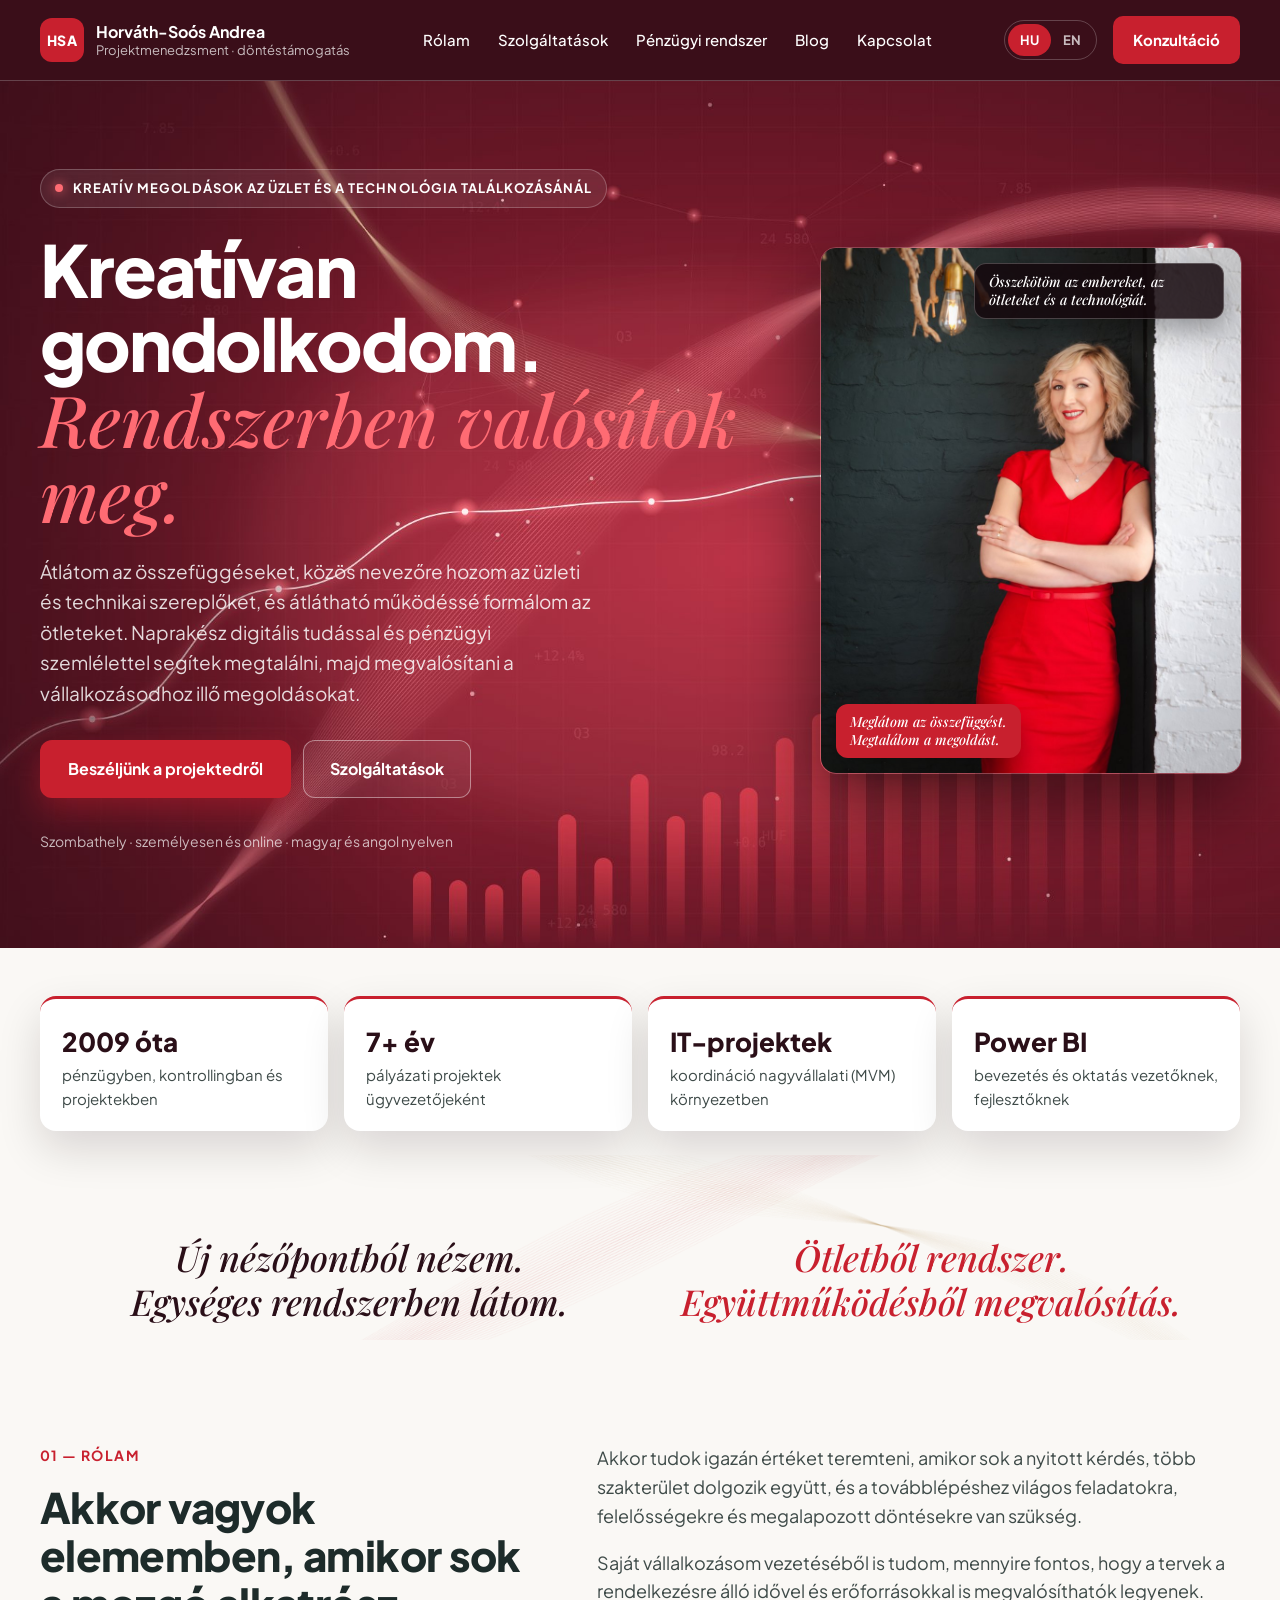
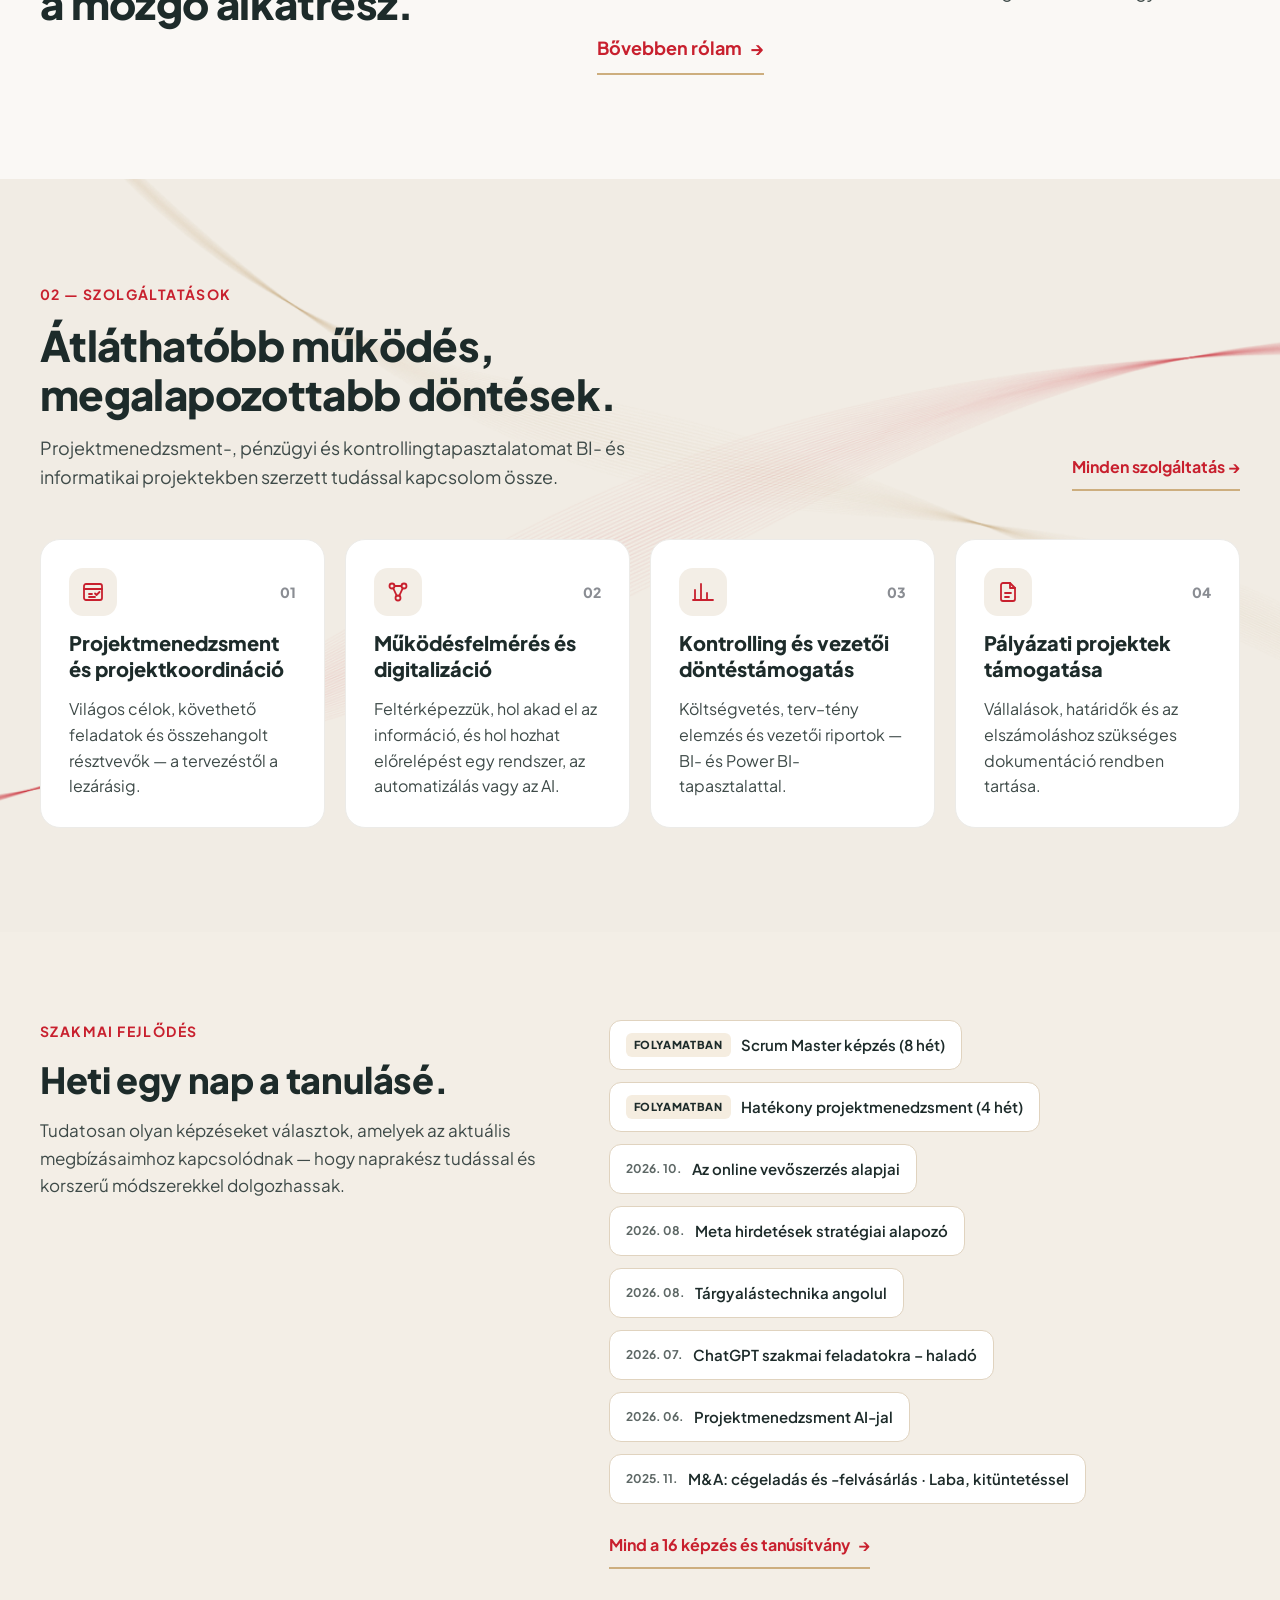
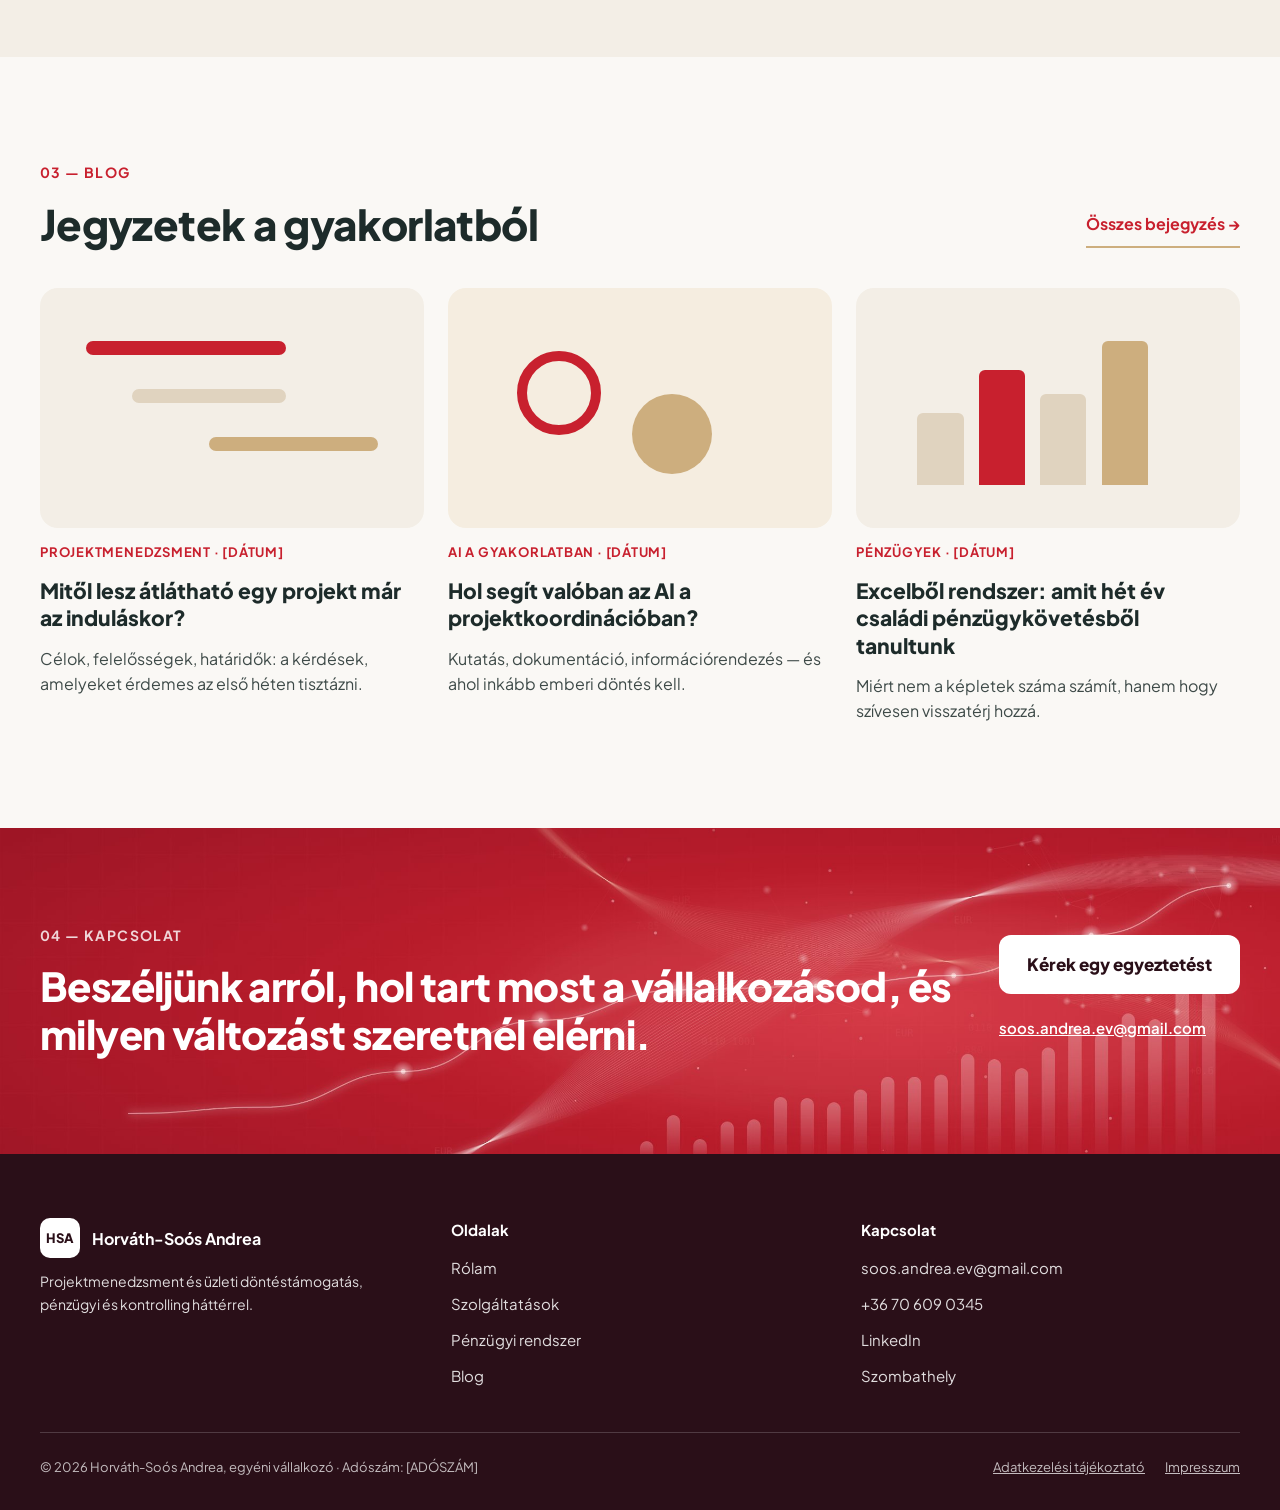
<file: index.html>
<!doctype html>
<html lang="hu">
<head>
<meta charset="utf-8">
<meta name="viewport" content="width=device-width, initial-scale=1">
<title>Horváth-Soós Andrea – projektmenedzsment és döntéstámogatás</title>
<meta name="description" content="Horváth-Soós Andrea projektmenedzser: projektkoordináció, működésfelmérés és digitalizáció, kontrolling és vezetői döntéstámogatás, pályázati projektek. Szombathely, személyesen és online.">
<meta property="og:type" content="website">
<meta property="og:title" content="Horváth-Soós Andrea – projektmenedzsment és döntéstámogatás">
<meta property="og:description" content="Horváth-Soós Andrea projektmenedzser: projektkoordináció, működésfelmérés és digitalizáció, kontrolling és vezetői döntéstámogatás, pályázati projektek. Szombathely, személyesen és online.">
<link rel="icon" href="assets/img/favicon.svg" type="image/svg+xml">
<link rel="preconnect" href="https://fonts.googleapis.com">
<link rel="preconnect" href="https://fonts.gstatic.com" crossorigin>
<link href="https://fonts.googleapis.com/css2?family=Playfair+Display:ital,wght@1,500;1,600&amp;family=Plus+Jakarta+Sans:wght@400;500;600;700;800&amp;display=swap" rel="stylesheet">
<link rel="stylesheet" href="assets/css/site.css">
<script src="assets/js/site.js" defer></script>
</head>
<body>
<div style="font-family: 'Plus Jakarta Sans', system-ui, sans-serif; color: #1D2B2A; background: #FAF8F5; width: 100%; line-height: 1.6">

<header class="site-header" style="background: #3A0E19; border-bottom: 1px solid rgba(255, 255, 255, 0.22)">
<div style="max-width: 1200px; margin: 0 auto; padding: 16px 24px; display: flex; flex-wrap: wrap; align-items: center; justify-content: space-between; gap: 16px">
<a href="./" style="display: flex; align-items: center; gap: 12px; text-decoration: none; color: #FFFFFF">
<span style="width: 44px; height: 44px; border-radius: 12px; background: #C8202E; color: #FFFFFF; display: flex; align-items: center; justify-content: center; font-weight: 800; font-size: 14px; letter-spacing: 0.04em">HSA</span>
<span style="display: flex; flex-direction: column; line-height: 1.25"><span style="font-weight: 700; font-size: 16px">Horváth-Soós Andrea</span><span style="font-size: 13px; color: rgba(255, 255, 255, 0.72)">Projektmenedzsment · döntéstámogatás</span></span>
</a>
<button type="button" class="nav-toggle" aria-expanded="false" aria-controls="site-nav" aria-label="Menü" style="color: #FFFFFF"><svg aria-hidden="true" width="26" height="26" viewBox="0 0 24 24" fill="none" stroke="currentColor" stroke-width="2" stroke-linecap="round"><path d="M4 7h16M4 12h16M4 17h16"/></svg></button>
<nav id="site-nav" class="site-nav" aria-label="Fő navigáció" style="display: flex; flex-wrap: wrap; align-items: center; gap: 0 28px">
<a href="rolam/" style="color: #FFFFFF; text-decoration: none; font-weight: 500; font-size: 15px; padding: 12px 0">Rólam</a>
<a href="szolgaltatasok/" style="color: #FFFFFF; text-decoration: none; font-weight: 500; font-size: 15px; padding: 12px 0">Szolgáltatások</a>
<a href="penzugyi-rendszer/" style="color: #FFFFFF; text-decoration: none; font-weight: 500; font-size: 15px; padding: 12px 0">Pénzügyi rendszer</a>
<a href="blog/" style="color: #FFFFFF; text-decoration: none; font-weight: 500; font-size: 15px; padding: 12px 0">Blog</a>
<a href="kapcsolat/" style="color: #FFFFFF; text-decoration: none; font-weight: 500; font-size: 15px; padding: 12px 0">Kapcsolat</a>
</nav>
<div class="site-actions" style="display: flex; align-items: center; gap: 16px">
<div role="group" aria-label="Nyelvválasztó" style="display: flex; align-items: center; border: 1px solid rgba(255, 255, 255, 0.22); border-radius: 999px; padding: 3px; font-size: 13px; font-weight: 700">
<span aria-current="true" style="background: #C8202E; color: #FFFFFF; border-radius: 999px; padding: 6px 12px">HU</span>
<a href="en/" style="color: rgba(255, 255, 255, 0.72); text-decoration: none; padding: 6px 12px">EN</a>
</div>
<a href="kapcsolat/" style="background: #C8202E; color: #FFFFFF; text-decoration: none; font-weight: 700; font-size: 15px; padding: 12px 20px; border-radius: 10px">Konzultáció</a>
</div>
</div>
</header>

<section class="art-hero" style="background-color: #3A0E19; color: #FFFFFF">
<div style="max-width: 1200px; margin: 0 auto; padding: 88px 24px 96px; display: flex; flex-wrap: wrap; align-items: center; gap: 56px">
<div style="flex: 1 1 520px; min-width: 0; display: flex; flex-direction: column; gap: 24px">
<span style="align-self: flex-start; display: inline-flex; align-items: center; gap: 10px; background: rgba(255, 255, 255, 0.08); border: 1px solid rgba(255, 255, 255, 0.22); color: #FFFFFF; font-weight: 700; font-size: 13px; letter-spacing: 0.08em; text-transform: uppercase; padding: 8px 14px; border-radius: 999px"><span aria-hidden="true" style="width: 8px; height: 8px; border-radius: 99px; background: #FF6B73; box-shadow: 0 0 12px #FF6B73"></span>Kreatív megoldások az üzlet és a technológia találkozásánál</span>
<h1 style="margin: 0; font-size: clamp(40px, 5.6vw, 72px); line-height: 1.04; font-weight: 800; letter-spacing: -0.03em; color: #FFFFFF">Kreatívan gondolkodom. <span class="serif" style="color: #FF6B73">Rendszerben valósítok meg.</span></h1>
<p style="margin: 0; font-size: 19px; color: rgba(255, 255, 255, 0.84); max-width: 560px">Átlátom az összefüggéseket, közös nevezőre hozom az üzleti és technikai szereplőket, és átlátható működéssé formálom az ötleteket. Naprakész digitális tudással és pénzügyi szemlélettel segítek megtalálni, majd megvalósítani a vállalkozásodhoz illő megoldásokat.</p>
<div style="display: flex; flex-wrap: wrap; gap: 12px; margin-top: 8px">
<a href="kapcsolat/" style="background: #C8202E; color: #FFFFFF; text-decoration: none; font-weight: 700; font-size: 16px; padding: 16px 28px; border-radius: 12px; box-shadow: 0 12px 32px rgba(200, 32, 46, 0.45)">Beszéljünk a projektedről</a>
<a href="szolgaltatasok/" style="background: rgba(255, 255, 255, 0.06); color: #FFFFFF; text-decoration: none; font-weight: 700; font-size: 16px; padding: 15px 26px; border-radius: 12px; border: 1.5px solid rgba(255, 255, 255, 0.42)">Szolgáltatások</a>
</div>
<p style="margin: 8px 0 0; font-size: 14px; color: rgba(255, 255, 255, 0.7)">Szombathely · személyesen és online · magyar és angol nyelven</p>
</div>
<div style="flex: 0 1 420px; min-width: 0; display: flex; justify-content: center">
<div style="position: relative; width: 100%; max-width: 420px">
<img src="assets/img/portre-voros.jpg" alt="Horváth-Soós Andrea portréja" style="display: block; width: 100%; aspect-ratio: 4 / 5; object-fit: cover; object-position: 50% 70%; border-radius: 16px; border: 1px solid rgba(255, 255, 255, 0.18); box-shadow: 0 30px 80px rgba(0, 0, 0, 0.55)">
<div style="position: absolute; left: 16px; bottom: 16px; background: #C8202E; color: #FFFFFF; border-radius: 12px; padding: 9px 14px; box-shadow: 0 12px 30px rgba(0, 0, 0, 0.35); max-width: 220px; line-height: 1.3">
<span class="serif" style="display: block; font-size: 14px; line-height: 1.3">Meglátom az összefüggést.<br>Megtalálom a megoldást.</span>
</div>
<div style="position: absolute; right: 16px; top: 16px; background: rgba(20, 8, 12, 0.85); border: 1px solid rgba(255, 255, 255, 0.22); color: #FFFFFF; border-radius: 12px; padding: 9px 14px; max-width: 220px; line-height: 1.3; box-shadow: 0 12px 30px rgba(0, 0, 0, 0.35)">
<span class="serif" style="display: block; font-size: 14px; line-height: 1.3">Összekötöm az embereket, az ötleteket és a technológiát.</span>
</div>
</div>
</div>
</div>
</section>

<section style="background: #FAF8F5">
<div style="max-width: 1200px; margin: 48px auto 0; padding: 0 24px 24px; position: relative">
<div style="display: grid; grid-template-columns: repeat(auto-fit, minmax(220px, 1fr)); gap: 16px">
<div style="background: #FFFFFF; border-radius: 16px; padding: 22px 22px 20px; border-top: 3px solid #C8202E; box-shadow: 0 18px 44px rgba(20, 8, 12, 0.14)"><div style="font-size: 26px; font-weight: 800; color: #2A0F18">2009 óta</div><div style="font-size: 15px; color: #3E4A48">pénzügyben, kontrollingban és projektekben</div></div>
<div style="background: #FFFFFF; border-radius: 16px; padding: 22px 22px 20px; border-top: 3px solid #C8202E; box-shadow: 0 18px 44px rgba(20, 8, 12, 0.14)"><div style="font-size: 26px; font-weight: 800; color: #2A0F18">7+ év</div><div style="font-size: 15px; color: #3E4A48">pályázati projektek ügyvezetőjeként</div></div>
<div style="background: #FFFFFF; border-radius: 16px; padding: 22px 22px 20px; border-top: 3px solid #C8202E; box-shadow: 0 18px 44px rgba(20, 8, 12, 0.14)"><div style="font-size: 26px; font-weight: 800; color: #2A0F18">IT-projektek</div><div style="font-size: 15px; color: #3E4A48">koordináció nagyvállalati (MVM) környezetben</div></div>
<div style="background: #FFFFFF; border-radius: 16px; padding: 22px 22px 20px; border-top: 3px solid #C8202E; box-shadow: 0 18px 44px rgba(20, 8, 12, 0.14)"><div style="font-size: 26px; font-weight: 800; color: #2A0F18">Power BI</div><div style="font-size: 15px; color: #3E4A48">bevezetés és oktatás vezetőknek, fejlesztőknek</div></div>
</div>
</div>
</section>

<section class="art-flow" style="background-color: #FAF8F5">
<div style="max-width: 1100px; margin: 0 auto; padding: 80px 24px 16px; display: grid; grid-template-columns: repeat(auto-fit, minmax(300px, 1fr)); gap: 32px 64px; text-align: center">
<p class="serif" style="margin: 0; font-size: clamp(26px, 2.8vw, 36px); line-height: 1.25; color: #2A0F18">Új nézőpontból nézem.<br>Egységes rendszerben látom.</p>
<p class="serif" style="margin: 0; font-size: clamp(26px, 2.8vw, 36px); line-height: 1.25; color: #C8202E">Ötletből rendszer.<br>Együttműködésből megvalósítás.</p>
</div>
</section>

<section>
<div style="max-width: 1200px; margin: 0 auto; padding: 104px 24px; display: flex; flex-wrap: wrap; gap: 48px 72px">
<div style="flex: 1 1 360px; min-width: 0; display: flex; flex-direction: column; gap: 16px">
<span style="font-size: 14px; font-weight: 700; letter-spacing: 0.1em; text-transform: uppercase; color: #C8202E">01 — Rólam</span>
<h2 style="margin: 0; font-size: clamp(30px, 3.4vw, 42px); line-height: 1.15; font-weight: 800; letter-spacing: -0.015em">Akkor vagyok elememben, amikor sok a mozgó alkatrész.</h2>
</div>
<div style="flex: 1.3 1 480px; min-width: 0; display: flex; flex-direction: column; gap: 18px; font-size: 18px; color: #3E4A48">
<p style="margin: 0">Akkor tudok igazán értéket teremteni, amikor sok a nyitott kérdés, több szakterület dolgozik együtt, és a továbblépéshez világos feladatokra, felelősségekre és megalapozott döntésekre van szükség.</p>
<p style="margin: 0">Saját vállalkozásom vezetéséből is tudom, mennyire fontos, hogy a tervek a rendelkezésre álló idővel és erőforrásokkal is megvalósíthatók legyenek.</p>
<a href="rolam/" style="align-self: flex-start; display: inline-flex; align-items: center; gap: 8px; color: #C8202E; font-weight: 700; text-decoration: none; padding: 10px 0; border-bottom: 2px solid #CDAE7E">Bővebben rólam <span aria-hidden="true">→</span></a>
</div>
</div>
</section>

<section class="art-flow" style="background-color: #F1ECE4">
<div style="max-width: 1200px; margin: 0 auto; padding: 104px 24px; display: flex; flex-direction: column; gap: 48px">
<div style="display: flex; flex-wrap: wrap; justify-content: space-between; align-items: flex-end; gap: 24px">
<div style="display: flex; flex-direction: column; gap: 16px; max-width: 640px">
<span style="font-size: 14px; font-weight: 700; letter-spacing: 0.1em; text-transform: uppercase; color: #C8202E">02 — Szolgáltatások</span>
<h2 style="margin: 0; font-size: clamp(30px, 3.4vw, 42px); line-height: 1.15; font-weight: 800; letter-spacing: -0.015em">Átláthatóbb működés, megalapozottabb döntések.</h2>
<p style="margin: 0; font-size: 18px; color: #3E4A48">Projektmenedzsment-, pénzügyi és kontrollingtapasztalatomat BI- és informatikai projektekben szerzett tudással kapcsolom össze.</p>
</div>
<a href="szolgaltatasok/" style="color: #C8202E; font-weight: 700; text-decoration: none; padding: 10px 0; border-bottom: 2px solid #CDAE7E">Minden szolgáltatás <span aria-hidden="true">→</span></a>
</div>
<div style="display: grid; grid-template-columns: repeat(auto-fit, minmax(250px, 1fr)); gap: 20px">
<a href="szolgaltatasok/" style="background: #FFFFFF; border-radius: 20px; padding: 28px; text-decoration: none; color: #1D2B2A; display: flex; flex-direction: column; gap: 14px; border: 1px solid #ECEBE8">
<span style="display: flex; justify-content: space-between; align-items: center"><span aria-hidden="true" style="width: 48px; height: 48px; border-radius: 14px; background: #F3EEE6; display: flex; align-items: center; justify-content: center"><svg width="24" height="24" viewBox="0 0 24 24" fill="none" stroke="currentColor" stroke-width="1.8" stroke-linecap="round" stroke-linejoin="round" style="color: #C8202E"><rect x="3" y="4" width="18" height="16" rx="2"/><path d="M3 9h18M8 14h3M8 17h6"/><path d="M14 13.5l1.5 1.5 3-3"/></svg></span><span style="font-size: 14px; font-weight: 800; color: #8A8D93">01</span></span>
<span style="font-size: 20px; font-weight: 800; line-height: 1.3">Projektmenedzsment és projektkoordináció</span>
<span style="font-size: 16px; color: #3E4A48">Világos célok, követhető feladatok és összehangolt résztvevők — a tervezéstől a lezárásig.</span>
</a>
<a href="szolgaltatasok/" style="background: #FFFFFF; border-radius: 20px; padding: 28px; text-decoration: none; color: #1D2B2A; display: flex; flex-direction: column; gap: 14px; border: 1px solid #ECEBE8">
<span style="display: flex; justify-content: space-between; align-items: center"><span aria-hidden="true" style="width: 48px; height: 48px; border-radius: 14px; background: #F3EEE6; display: flex; align-items: center; justify-content: center"><svg width="24" height="24" viewBox="0 0 24 24" fill="none" stroke="currentColor" stroke-width="1.8" stroke-linecap="round" stroke-linejoin="round" style="color: #C8202E"><circle cx="6" cy="6" r="2.5"/><circle cx="18" cy="6" r="2.5"/><circle cx="12" cy="18" r="2.5"/><path d="M8.5 6h7M7.2 8.2l3.6 7.6M16.8 8.2l-3.6 7.6"/></svg></span><span style="font-size: 14px; font-weight: 800; color: #8A8D93">02</span></span>
<span style="font-size: 20px; font-weight: 800; line-height: 1.3">Működésfelmérés és digitalizáció</span>
<span style="font-size: 16px; color: #3E4A48">Feltérképezzük, hol akad el az információ, és hol hozhat előrelépést egy rendszer, az automatizálás vagy az AI.</span>
</a>
<a href="szolgaltatasok/" style="background: #FFFFFF; border-radius: 20px; padding: 28px; text-decoration: none; color: #1D2B2A; display: flex; flex-direction: column; gap: 14px; border: 1px solid #ECEBE8">
<span style="display: flex; justify-content: space-between; align-items: center"><span aria-hidden="true" style="width: 48px; height: 48px; border-radius: 14px; background: #F3EEE6; display: flex; align-items: center; justify-content: center"><svg width="24" height="24" viewBox="0 0 24 24" fill="none" stroke="currentColor" stroke-width="1.8" stroke-linecap="round" stroke-linejoin="round" style="color: #C8202E"><path d="M4 20V10M10 20V4M16 20v-7M22 20H2"/></svg></span><span style="font-size: 14px; font-weight: 800; color: #8A8D93">03</span></span>
<span style="font-size: 20px; font-weight: 800; line-height: 1.3">Kontrolling és vezetői döntéstámogatás</span>
<span style="font-size: 16px; color: #3E4A48">Költségvetés, terv–tény elemzés és vezetői riportok — BI- és Power BI-tapasztalattal.</span>
</a>
<a href="szolgaltatasok/" style="background: #FFFFFF; border-radius: 20px; padding: 28px; text-decoration: none; color: #1D2B2A; display: flex; flex-direction: column; gap: 14px; border: 1px solid #ECEBE8">
<span style="display: flex; justify-content: space-between; align-items: center"><span aria-hidden="true" style="width: 48px; height: 48px; border-radius: 14px; background: #F3EEE6; display: flex; align-items: center; justify-content: center"><svg width="24" height="24" viewBox="0 0 24 24" fill="none" stroke="currentColor" stroke-width="1.8" stroke-linecap="round" stroke-linejoin="round" style="color: #C8202E"><path d="M14 3H7a2 2 0 0 0-2 2v14a2 2 0 0 0 2 2h10a2 2 0 0 0 2-2V8Z"/><path d="M14 3v5h5M9 13h6M9 17h4"/></svg></span><span style="font-size: 14px; font-weight: 800; color: #8A8D93">04</span></span>
<span style="font-size: 20px; font-weight: 800; line-height: 1.3">Pályázati projektek támogatása</span>
<span style="font-size: 16px; color: #3E4A48">Vállalások, határidők és az elszámoláshoz szükséges dokumentáció rendben tartása.</span>
</a>
</div>
</div>
</section>

<section style="background: #F3EEE6">
<div style="max-width: 1200px; margin: 0 auto; padding: 88px 24px; display: flex; flex-wrap: wrap; gap: 40px 72px; align-items: flex-start">
<div style="flex: 1 1 380px; min-width: 0; display: flex; flex-direction: column; gap: 16px">
<span style="font-size: 14px; font-weight: 700; letter-spacing: 0.1em; text-transform: uppercase; color: #C8202E">Szakmai fejlődés</span>
<h2 style="margin: 0; font-size: clamp(28px, 3vw, 36px); line-height: 1.2; font-weight: 800; letter-spacing: -0.01em">Heti egy nap a tanulásé.</h2>
<p style="margin: 0; font-size: 17px; color: #3E4A48">Tudatosan olyan képzéseket választok, amelyek az aktuális megbízásaimhoz kapcsolódnak — hogy naprakész tudással és korszerű módszerekkel dolgozhassak.</p>
</div>
<div style="flex: 1.3 1 480px; min-width: 0; display: flex; flex-wrap: wrap; gap: 12px">
<span style="background: #FFFFFF; border: 1px solid #E0D3BF; border-radius: 12px; padding: 12px 16px; font-size: 15px; font-weight: 600; display: flex; align-items: center; gap: 10px"><span style="font-size: 11px; font-weight: 800; letter-spacing: 0.06em; text-transform: uppercase; background: #F5EDE0; color: #1D2B2A; padding: 3px 8px; border-radius: 6px">Folyamatban</span>Scrum Master képzés (8 hét)</span>
<span style="background: #FFFFFF; border: 1px solid #E0D3BF; border-radius: 12px; padding: 12px 16px; font-size: 15px; font-weight: 600; display: flex; align-items: center; gap: 10px"><span style="font-size: 11px; font-weight: 800; letter-spacing: 0.06em; text-transform: uppercase; background: #F5EDE0; color: #1D2B2A; padding: 3px 8px; border-radius: 6px">Folyamatban</span>Hatékony projektmenedzsment (4 hét)</span>
<span style="background: #FFFFFF; border: 1px solid #E0D3BF; border-radius: 12px; padding: 12px 16px; font-size: 15px; font-weight: 600; display: flex; align-items: center; gap: 10px"><span style="font-size: 12px; font-weight: 700; color: #5E6866">2026. 10.</span>Az online vevőszerzés alapjai</span>
<span style="background: #FFFFFF; border: 1px solid #E0D3BF; border-radius: 12px; padding: 12px 16px; font-size: 15px; font-weight: 600; display: flex; align-items: center; gap: 10px"><span style="font-size: 12px; font-weight: 700; color: #5E6866">2026. 08.</span>Meta hirdetések stratégiai alapozó</span>
<span style="background: #FFFFFF; border: 1px solid #E0D3BF; border-radius: 12px; padding: 12px 16px; font-size: 15px; font-weight: 600; display: flex; align-items: center; gap: 10px"><span style="font-size: 12px; font-weight: 700; color: #5E6866">2026. 08.</span>Tárgyalástechnika angolul</span>
<span style="background: #FFFFFF; border: 1px solid #E0D3BF; border-radius: 12px; padding: 12px 16px; font-size: 15px; font-weight: 600; display: flex; align-items: center; gap: 10px"><span style="font-size: 12px; font-weight: 700; color: #5E6866">2026. 07.</span>ChatGPT szakmai feladatokra – haladó</span>
<span style="background: #FFFFFF; border: 1px solid #E0D3BF; border-radius: 12px; padding: 12px 16px; font-size: 15px; font-weight: 600; display: flex; align-items: center; gap: 10px"><span style="font-size: 12px; font-weight: 700; color: #5E6866">2026. 06.</span>Projektmenedzsment AI-jal</span>
<span style="background: #FFFFFF; border: 1px solid #E0D3BF; border-radius: 12px; padding: 12px 16px; font-size: 15px; font-weight: 600; display: flex; align-items: center; gap: 10px"><span style="font-size: 12px; font-weight: 700; color: #5E6866">2025. 11.</span>M&amp;A: cégeladás és -felvásárlás · Laba, kitüntetéssel</span>
<div style="flex: 1 1 100%; margin-top: 6px"><a href="rolam/" style="display: inline-flex; gap: 8px; color: #C8202E; font-weight: 700; text-decoration: none; padding: 10px 0; border-bottom: 2px solid #CDAE7E">Mind a 16 képzés és tanúsítvány <span aria-hidden="true">→</span></a></div>
</div>
</div>
</section>

<section>
<div style="max-width: 1200px; margin: 0 auto; padding: 104px 24px; display: flex; flex-direction: column; gap: 40px">
<div style="display: flex; flex-wrap: wrap; justify-content: space-between; align-items: flex-end; gap: 24px">
<div style="display: flex; flex-direction: column; gap: 16px">
<span style="font-size: 14px; font-weight: 700; letter-spacing: 0.1em; text-transform: uppercase; color: #C8202E">03 — Blog</span>
<h2 style="margin: 0; font-size: clamp(30px, 3.4vw, 42px); line-height: 1.15; font-weight: 800; letter-spacing: -0.015em">Jegyzetek a gyakorlatból</h2>
</div>
<a href="blog/" style="color: #C8202E; font-weight: 700; text-decoration: none; padding: 10px 0; border-bottom: 2px solid #CDAE7E">Összes bejegyzés <span aria-hidden="true">→</span></a>
</div>
<div style="display: grid; grid-template-columns: repeat(auto-fit, minmax(300px, 1fr)); gap: 24px">
<a href="blog/" style="text-decoration: none; color: #1D2B2A; display: flex; flex-direction: column; gap: 14px">
<span aria-hidden="true" style="display: block; aspect-ratio: 16 / 10; border-radius: 18px; background: #F3EEE6; position: relative; overflow: hidden"><span style="position: absolute; left: 12%; top: 22%; width: 52%; height: 14px; border-radius: 7px; background: #C8202E"></span><span style="position: absolute; left: 24%; top: 42%; width: 40%; height: 14px; border-radius: 7px; background: #E0D3BF"></span><span style="position: absolute; left: 44%; top: 62%; width: 44%; height: 14px; border-radius: 7px; background: #CDAE7E"></span></span>
<span style="font-size: 13px; font-weight: 700; color: #C8202E; text-transform: uppercase; letter-spacing: 0.06em">Projektmenedzsment · [DÁTUM]</span>
<span style="font-size: 21px; font-weight: 800; line-height: 1.3">Mitől lesz átlátható egy projekt már az induláskor?</span>
<span style="font-size: 16px; color: #3E4A48">Célok, felelősségek, határidők: a kérdések, amelyeket érdemes az első héten tisztázni.</span>
</a>
<a href="blog/" style="text-decoration: none; color: #1D2B2A; display: flex; flex-direction: column; gap: 14px">
<span aria-hidden="true" style="display: block; aspect-ratio: 16 / 10; border-radius: 18px; background: #F5EDE0; position: relative; overflow: hidden"><span style="position: absolute; left: 18%; top: 26%; width: 64px; height: 64px; border-radius: 50%; border: 10px solid #C8202E"></span><span style="position: absolute; left: 48%; top: 44%; width: 80px; height: 80px; border-radius: 50%; background: #CDAE7E"></span></span>
<span style="font-size: 13px; font-weight: 700; color: #C8202E; text-transform: uppercase; letter-spacing: 0.06em">AI a gyakorlatban · [DÁTUM]</span>
<span style="font-size: 21px; font-weight: 800; line-height: 1.3">Hol segít valóban az AI a projektkoordinációban?</span>
<span style="font-size: 16px; color: #3E4A48">Kutatás, dokumentáció, információrendezés — és ahol inkább emberi döntés kell.</span>
</a>
<a href="blog/" style="text-decoration: none; color: #1D2B2A; display: flex; flex-direction: column; gap: 14px">
<span aria-hidden="true" style="display: block; aspect-ratio: 16 / 10; border-radius: 18px; background: #F3EEE6; position: relative; overflow: hidden"><span style="position: absolute; left: 16%; bottom: 18%; width: 12%; height: 30%; border-radius: 6px 6px 0 0; background: #E0D3BF"></span><span style="position: absolute; left: 32%; bottom: 18%; width: 12%; height: 48%; border-radius: 6px 6px 0 0; background: #C8202E"></span><span style="position: absolute; left: 48%; bottom: 18%; width: 12%; height: 38%; border-radius: 6px 6px 0 0; background: #E0D3BF"></span><span style="position: absolute; left: 64%; bottom: 18%; width: 12%; height: 60%; border-radius: 6px 6px 0 0; background: #CDAE7E"></span></span>
<span style="font-size: 13px; font-weight: 700; color: #C8202E; text-transform: uppercase; letter-spacing: 0.06em">Pénzügyek · [DÁTUM]</span>
<span style="font-size: 21px; font-weight: 800; line-height: 1.3">Excelből rendszer: amit hét év családi pénzügykövetésből tanultunk</span>
<span style="font-size: 16px; color: #3E4A48">Miért nem a képletek száma számít, hanem hogy szívesen visszatérj hozzá.</span>
</a>
</div>
</div>
</section>

<section class="art-cta" style="background-color: #C8202E; color: #FFFFFF">
<div style="max-width: 1200px; margin: 0 auto; padding: 96px 24px; display: flex; flex-wrap: wrap; gap: 40px; align-items: center; justify-content: space-between">
<div style="flex: 1 1 560px; min-width: 0; display: flex; flex-direction: column; gap: 16px">
<span style="font-size: 14px; font-weight: 700; letter-spacing: 0.1em; text-transform: uppercase; color: rgba(255, 255, 255, 0.82)">04 — Kapcsolat</span>
<h2 style="margin: 0; font-size: clamp(28px, 3.2vw, 40px); line-height: 1.2; font-weight: 800; letter-spacing: -0.015em">Beszéljünk arról, hol tart most a vállalkozásod, és milyen változást szeretnél elérni.</h2>
</div>
<div style="display: flex; flex-direction: column; gap: 14px; align-items: flex-start">
<a href="kapcsolat/" style="background: #FFFFFF; color: #2A0F18; text-decoration: none; font-weight: 800; font-size: 17px; padding: 16px 28px; border-radius: 12px">Kérek egy egyeztetést</a>
<a href="mailto:soos.andrea.ev@gmail.com" style="color: #FFFFFF; font-weight: 600; font-size: 15px; padding: 8px 0">soos.andrea.ev@gmail.com</a>
</div>
</div>
</section>

<footer style="background: #2A0F18; color: rgba(255, 255, 255, 0.86)">
<div style="max-width: 1200px; margin: 0 auto; padding: 64px 24px 32px; display: flex; flex-direction: column; gap: 40px">
<div style="display: grid; grid-template-columns: repeat(auto-fit, minmax(220px, 1fr)); gap: 32px">
<div style="display: flex; flex-direction: column; gap: 12px">
<span style="display: flex; align-items: center; gap: 12px"><span style="width: 40px; height: 40px; border-radius: 10px; background: #FFFFFF; color: #2A0F18; display: flex; align-items: center; justify-content: center; font-weight: 800; font-size: 13px">HSA</span><span style="font-weight: 700; color: #FFFFFF">Horváth-Soós Andrea</span></span>
<span style="font-size: 14px">Projektmenedzsment és üzleti döntéstámogatás, pénzügyi és kontrolling háttérrel.</span>
</div>
<nav aria-label="Lábléc navigáció" style="display: flex; flex-direction: column; gap: 4px; font-size: 15px">
<span style="font-weight: 700; color: #FFFFFF; margin-bottom: 6px">Oldalak</span>
<a href="rolam/" style="color: rgba(255, 255, 255, 0.86); text-decoration: none; padding: 4px 0">Rólam</a>
<a href="szolgaltatasok/" style="color: rgba(255, 255, 255, 0.86); text-decoration: none; padding: 4px 0">Szolgáltatások</a>
<a href="penzugyi-rendszer/" style="color: rgba(255, 255, 255, 0.86); text-decoration: none; padding: 4px 0">Pénzügyi rendszer</a>
<a href="blog/" style="color: rgba(255, 255, 255, 0.86); text-decoration: none; padding: 4px 0">Blog</a>
</nav>
<div style="display: flex; flex-direction: column; gap: 4px; font-size: 15px">
<span style="font-weight: 700; color: #FFFFFF; margin-bottom: 6px">Kapcsolat</span>
<a href="mailto:soos.andrea.ev@gmail.com" style="color: rgba(255, 255, 255, 0.86); text-decoration: none; padding: 4px 0">soos.andrea.ev@gmail.com</a>
<a href="tel:+36706090345" style="color: rgba(255, 255, 255, 0.86); text-decoration: none; padding: 4px 0">+36 70 609 0345</a>
<a href="https://www.linkedin.com/in/andrea-horvath-soos-pm" style="color: rgba(255, 255, 255, 0.86); text-decoration: none; padding: 4px 0">LinkedIn</a>
<span style="padding: 4px 0">Szombathely</span>
</div>
</div>
<div style="border-top: 1px solid rgba(255, 255, 255, 0.18); padding-top: 24px; display: flex; flex-wrap: wrap; gap: 8px 24px; justify-content: space-between; font-size: 13px; color: rgba(255, 255, 255, 0.72)">
<span>© 2026 Horváth-Soós Andrea, egyéni vállalkozó · Adószám: [ADÓSZÁM]</span>
<span style="display: flex; gap: 20px"><a href="#" style="color: rgba(255, 255, 255, 0.72)">Adatkezelési tájékoztató</a><a href="#" style="color: rgba(255, 255, 255, 0.72)">Impresszum</a></span>
</div>
</div>
</footer>

</div>
</body>
</html>
</file>
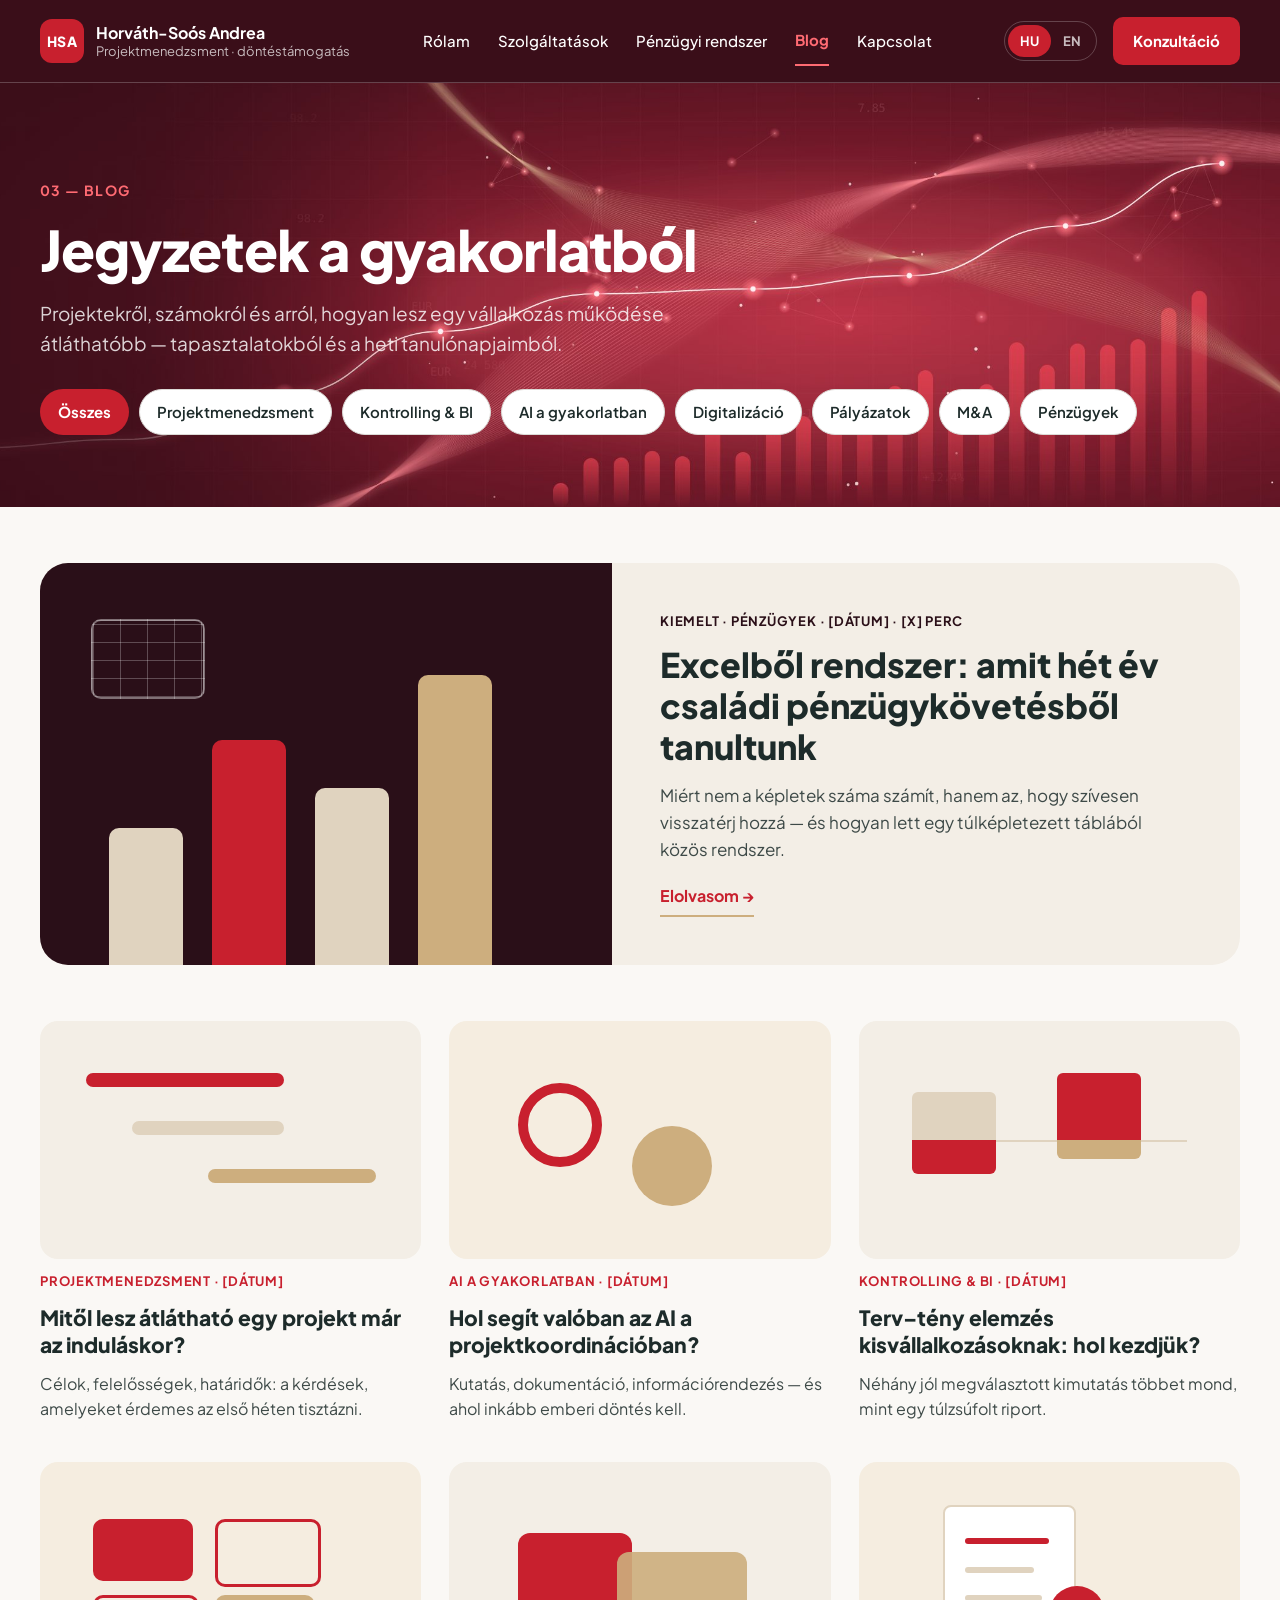
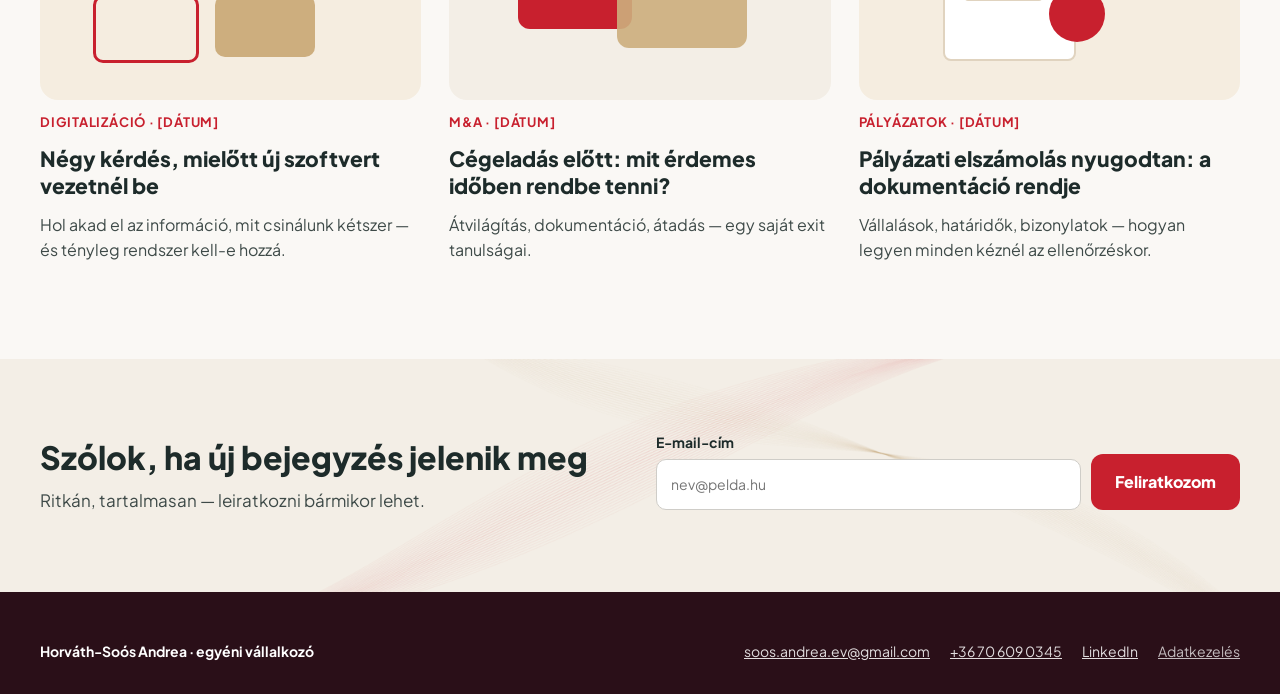
<file: blog/index.html>
<!doctype html>
<html lang="hu">
<head>
<meta charset="utf-8">
<meta name="viewport" content="width=device-width, initial-scale=1">
<title>Blog – Horváth-Soós Andrea</title>
<meta name="description" content="Jegyzetek a gyakorlatból: projektmenedzsment, kontrolling, AI, digitalizáció, pályázatok és pénzügyek.">
<meta property="og:type" content="website">
<meta property="og:title" content="Blog – Horváth-Soós Andrea">
<meta property="og:description" content="Jegyzetek a gyakorlatból: projektmenedzsment, kontrolling, AI, digitalizáció, pályázatok és pénzügyek.">
<link rel="icon" href="../assets/img/favicon.svg" type="image/svg+xml">
<link rel="preconnect" href="https://fonts.googleapis.com">
<link rel="preconnect" href="https://fonts.gstatic.com" crossorigin>
<link href="https://fonts.googleapis.com/css2?family=Playfair+Display:ital,wght@1,500;1,600&amp;family=Plus+Jakarta+Sans:wght@400;500;600;700;800&amp;display=swap" rel="stylesheet">
<link rel="stylesheet" href="../assets/css/site.css">
<script src="../assets/js/site.js" defer></script>
</head>
<body>
<div style="font-family: 'Plus Jakarta Sans', system-ui, sans-serif; color: #1D2B2A; background: #FAF8F5; width: 100%; line-height: 1.6">

<header class="site-header" style="background: #3A0E19; border-bottom: 1px solid rgba(255, 255, 255, 0.22)">
<div style="max-width: 1200px; margin: 0 auto; padding: 16px 24px; display: flex; flex-wrap: wrap; align-items: center; justify-content: space-between; gap: 16px">
<a href="../" style="display: flex; align-items: center; gap: 12px; text-decoration: none; color: #FFFFFF">
<span style="width: 44px; height: 44px; border-radius: 12px; background: #C8202E; color: #FFFFFF; display: flex; align-items: center; justify-content: center; font-weight: 800; font-size: 14px; letter-spacing: 0.04em">HSA</span>
<span style="display: flex; flex-direction: column; line-height: 1.25"><span style="font-weight: 700; font-size: 16px">Horváth-Soós Andrea</span><span style="font-size: 13px; color: rgba(255, 255, 255, 0.72)">Projektmenedzsment · döntéstámogatás</span></span>
</a>
<button type="button" class="nav-toggle" aria-expanded="false" aria-controls="site-nav" aria-label="Menü" style="color: #FFFFFF"><svg aria-hidden="true" width="26" height="26" viewBox="0 0 24 24" fill="none" stroke="currentColor" stroke-width="2" stroke-linecap="round"><path d="M4 7h16M4 12h16M4 17h16"/></svg></button>
<nav id="site-nav" class="site-nav" aria-label="Fő navigáció" style="display: flex; flex-wrap: wrap; align-items: center; gap: 0 28px">
<a href="../rolam/" style="color: #FFFFFF; text-decoration: none; font-weight: 500; font-size: 15px; padding: 12px 0">Rólam</a>
<a href="../szolgaltatasok/" style="color: #FFFFFF; text-decoration: none; font-weight: 500; font-size: 15px; padding: 12px 0">Szolgáltatások</a>
<a href="../penzugyi-rendszer/" style="color: #FFFFFF; text-decoration: none; font-weight: 500; font-size: 15px; padding: 12px 0">Pénzügyi rendszer</a>
<a href="../blog/" aria-current="page" style="color: #FF6B73; text-decoration: none; font-weight: 700; font-size: 15px; padding: 12px 0; border-bottom: 2px solid #FF6B73">Blog</a>
<a href="../kapcsolat/" style="color: #FFFFFF; text-decoration: none; font-weight: 500; font-size: 15px; padding: 12px 0">Kapcsolat</a>
</nav>
<div class="site-actions" style="display: flex; align-items: center; gap: 16px">
<div role="group" aria-label="Nyelvválasztó" style="display: flex; align-items: center; border: 1px solid rgba(255, 255, 255, 0.22); border-radius: 999px; padding: 3px; font-size: 13px; font-weight: 700">
<span aria-current="true" style="background: #C8202E; color: #FFFFFF; border-radius: 999px; padding: 6px 12px">HU</span>
<a href="../en/" style="color: rgba(255, 255, 255, 0.72); text-decoration: none; padding: 6px 12px">EN</a>
</div>
<a href="../kapcsolat/" style="background: #C8202E; color: #FFFFFF; text-decoration: none; font-weight: 700; font-size: 15px; padding: 12px 20px; border-radius: 10px">Konzultáció</a>
</div>
</div>
</header>

<section class="art-band" style="background-color: #3A0E19; color: #FFFFFF">
<div style="max-width: 1200px; margin: 0 auto; padding: 96px 24px 72px; display: flex; flex-direction: column; gap: 18px">
<span style="font-size: 14px; font-weight: 700; letter-spacing: 0.1em; text-transform: uppercase; color: #FF6B73">03 — Blog</span>
<h1 style="margin: 0; font-size: clamp(36px, 4.6vw, 56px); line-height: 1.08; font-weight: 800; letter-spacing: -0.02em">Jegyzetek a gyakorlatból</h1>
<p style="margin: 0; font-size: 19px; color: rgba(255, 255, 255, 0.82); max-width: 720px">Projektekről, számokról és arról, hogyan lesz egy vállalkozás működése átláthatóbb — tapasztalatokból és a heti tanulónapjaimból.</p>
<div class="js-filter" data-target=".post" role="group" aria-label="Kategóriák" style="display: flex; flex-wrap: wrap; gap: 10px; margin-top: 12px">
<button type="button" aria-pressed="true" data-filter="Összes" style="font: inherit; font-size: 15px; font-weight: 700; background: #C8202E; color: #FFFFFF; border: 0; border-radius: 999px; padding: 11px 18px; cursor: pointer">Összes</button>
<button type="button" aria-pressed="false" data-filter="Projektmenedzsment" style="font: inherit; font-size: 15px; font-weight: 600; background: #FFFFFF; color: #1D2B2A; border: 1.5px solid #DCDAD6; border-radius: 999px; padding: 10px 17px; cursor: pointer">Projektmenedzsment</button>
<button type="button" aria-pressed="false" data-filter="Kontrolling &amp; BI" style="font: inherit; font-size: 15px; font-weight: 600; background: #FFFFFF; color: #1D2B2A; border: 1.5px solid #DCDAD6; border-radius: 999px; padding: 10px 17px; cursor: pointer">Kontrolling &amp; BI</button>
<button type="button" aria-pressed="false" data-filter="AI a gyakorlatban" style="font: inherit; font-size: 15px; font-weight: 600; background: #FFFFFF; color: #1D2B2A; border: 1.5px solid #DCDAD6; border-radius: 999px; padding: 10px 17px; cursor: pointer">AI a gyakorlatban</button>
<button type="button" aria-pressed="false" data-filter="Digitalizáció" style="font: inherit; font-size: 15px; font-weight: 600; background: #FFFFFF; color: #1D2B2A; border: 1.5px solid #DCDAD6; border-radius: 999px; padding: 10px 17px; cursor: pointer">Digitalizáció</button>
<button type="button" aria-pressed="false" data-filter="Pályázatok" style="font: inherit; font-size: 15px; font-weight: 600; background: #FFFFFF; color: #1D2B2A; border: 1.5px solid #DCDAD6; border-radius: 999px; padding: 10px 17px; cursor: pointer">Pályázatok</button>
<button type="button" aria-pressed="false" data-filter="M&amp;A" style="font: inherit; font-size: 15px; font-weight: 600; background: #FFFFFF; color: #1D2B2A; border: 1.5px solid #DCDAD6; border-radius: 999px; padding: 10px 17px; cursor: pointer">M&amp;A</button>
<button type="button" aria-pressed="false" data-filter="Pénzügyek" style="font: inherit; font-size: 15px; font-weight: 600; background: #FFFFFF; color: #1D2B2A; border: 1.5px solid #DCDAD6; border-radius: 999px; padding: 10px 17px; cursor: pointer">Pénzügyek</button>
</div>
</div>
</section>

<section>
<div style="max-width: 1200px; margin: 0 auto; padding: 56px 24px 56px">
<a href="#" class="post" data-cat="Pénzügyek" style="text-decoration: none; color: #1D2B2A; display: flex; flex-wrap: wrap; gap: 0; border-radius: 28px; overflow: hidden; background: #F3EEE6">
<span aria-hidden="true" style="flex: 1 1 460px; min-height: 340px; position: relative; background: #2A0F18; overflow: hidden">
<span style="position: absolute; left: 12%; bottom: 0; width: 13%; height: 34%; border-radius: 10px 10px 0 0; background: #E0D3BF"></span>
<span style="position: absolute; left: 30%; bottom: 0; width: 13%; height: 56%; border-radius: 10px 10px 0 0; background: #C8202E"></span>
<span style="position: absolute; left: 48%; bottom: 0; width: 13%; height: 44%; border-radius: 10px 10px 0 0; background: #E0D3BF"></span>
<span style="position: absolute; left: 66%; bottom: 0; width: 13%; height: 72%; border-radius: 10px 10px 0 0; background: #CDAE7E"></span>
<span style="position: absolute; left: 9%; top: 14%; width: 110px; height: 76px; border-radius: 10px; border: 2px solid rgba(255, 255, 255, 0.4); background: repeating-linear-gradient(0deg, rgba(255, 255, 255, 0.25) 0 1px, transparent 1px 18px), repeating-linear-gradient(90deg, rgba(255, 255, 255, 0.25) 0 1px, transparent 1px 27px)"></span>
</span>
<span style="flex: 1 1 420px; min-width: 0; padding: clamp(28px, 4vw, 48px); display: flex; flex-direction: column; gap: 14px; justify-content: center">
<span style="font-size: 13px; font-weight: 700; color: #2A0F18; text-transform: uppercase; letter-spacing: 0.06em">Kiemelt · Pénzügyek · [DÁTUM] · [X] perc</span>
<span style="font-size: clamp(26px, 2.8vw, 34px); font-weight: 800; line-height: 1.2">Excelből rendszer: amit hét év családi pénzügykövetésből tanultunk</span>
<span style="font-size: 17px; color: #3E4A48">Miért nem a képletek száma számít, hanem az, hogy szívesen visszatérj hozzá — és hogyan lett egy túlképletezett táblából közös rendszer.</span>
<span style="align-self: flex-start; color: #C8202E; font-weight: 700; padding: 6px 0; border-bottom: 2px solid #CDAE7E">Elolvasom <span aria-hidden="true">→</span></span>
</span>
</a>
</div>
</section>

<section>
<div style="max-width: 1200px; margin: 0 auto; padding: 0 24px 96px">
<div style="display: grid; grid-template-columns: repeat(auto-fit, minmax(320px, 1fr)); gap: 40px 28px">
<a href="#" class="post" data-cat="Projektmenedzsment" style="text-decoration: none; color: #1D2B2A; display: flex; flex-direction: column; gap: 12px">
<span aria-hidden="true" style="display: block; aspect-ratio: 16 / 10; border-radius: 18px; background: #F3EEE6; position: relative; overflow: hidden"><span style="position: absolute; left: 12%; top: 22%; width: 52%; height: 14px; border-radius: 7px; background: #C8202E"></span><span style="position: absolute; left: 24%; top: 42%; width: 40%; height: 14px; border-radius: 7px; background: #E0D3BF"></span><span style="position: absolute; left: 44%; top: 62%; width: 44%; height: 14px; border-radius: 7px; background: #CDAE7E"></span></span>
<span style="font-size: 13px; font-weight: 700; color: #C8202E; text-transform: uppercase; letter-spacing: 0.06em">Projektmenedzsment · [DÁTUM]</span>
<span style="font-size: 21px; font-weight: 800; line-height: 1.3">Mitől lesz átlátható egy projekt már az induláskor?</span>
<span style="font-size: 16px; color: #3E4A48">Célok, felelősségek, határidők: a kérdések, amelyeket érdemes az első héten tisztázni.</span>
</a>
<a href="#" class="post" data-cat="AI a gyakorlatban" style="text-decoration: none; color: #1D2B2A; display: flex; flex-direction: column; gap: 12px">
<span aria-hidden="true" style="display: block; aspect-ratio: 16 / 10; border-radius: 18px; background: #F5EDE0; position: relative; overflow: hidden"><span style="position: absolute; left: 18%; top: 26%; width: 64px; height: 64px; border-radius: 50%; border: 10px solid #C8202E"></span><span style="position: absolute; left: 48%; top: 44%; width: 80px; height: 80px; border-radius: 50%; background: #CDAE7E"></span></span>
<span style="font-size: 13px; font-weight: 700; color: #C8202E; text-transform: uppercase; letter-spacing: 0.06em">AI a gyakorlatban · [DÁTUM]</span>
<span style="font-size: 21px; font-weight: 800; line-height: 1.3">Hol segít valóban az AI a projektkoordinációban?</span>
<span style="font-size: 16px; color: #3E4A48">Kutatás, dokumentáció, információrendezés — és ahol inkább emberi döntés kell.</span>
</a>
<a href="#" class="post" data-cat="Kontrolling &amp; BI" style="text-decoration: none; color: #1D2B2A; display: flex; flex-direction: column; gap: 12px">
<span aria-hidden="true" style="display: block; aspect-ratio: 16 / 10; border-radius: 18px; background: #F3EEE6; position: relative; overflow: hidden"><span style="position: absolute; left: 14%; right: 14%; top: 50%; height: 2px; background: #E0D3BF"></span><span style="position: absolute; left: 14%; top: 30%; width: 22%; height: 20%; border-radius: 6px 6px 0 0; background: #E0D3BF"></span><span style="position: absolute; left: 14%; top: 50%; width: 22%; height: 14%; border-radius: 0 0 6px 6px; background: #C8202E"></span><span style="position: absolute; left: 52%; top: 22%; width: 22%; height: 28%; border-radius: 6px 6px 0 0; background: #C8202E"></span><span style="position: absolute; left: 52%; top: 50%; width: 22%; height: 8%; border-radius: 0 0 6px 6px; background: #CDAE7E"></span></span>
<span style="font-size: 13px; font-weight: 700; color: #C8202E; text-transform: uppercase; letter-spacing: 0.06em">Kontrolling &amp; BI · [DÁTUM]</span>
<span style="font-size: 21px; font-weight: 800; line-height: 1.3">Terv–tény elemzés kisvállalkozásoknak: hol kezdjük?</span>
<span style="font-size: 16px; color: #3E4A48">Néhány jól megválasztott kimutatás többet mond, mint egy túlzsúfolt riport.</span>
</a>
<a href="#" class="post" data-cat="Digitalizáció" style="text-decoration: none; color: #1D2B2A; display: flex; flex-direction: column; gap: 12px">
<span aria-hidden="true" style="display: block; aspect-ratio: 16 / 10; border-radius: 18px; background: #F5EDE0; position: relative; overflow: hidden"><span style="position: absolute; left: 14%; top: 24%; width: 26%; height: 26%; border-radius: 10px; background: #C8202E"></span><span style="position: absolute; left: 46%; top: 24%; width: 26%; height: 26%; border-radius: 10px; border: 3px solid #C8202E"></span><span style="position: absolute; left: 14%; top: 56%; width: 26%; height: 26%; border-radius: 10px; border: 3px solid #C8202E"></span><span style="position: absolute; left: 46%; top: 56%; width: 26%; height: 26%; border-radius: 10px; background: #CDAE7E"></span></span>
<span style="font-size: 13px; font-weight: 700; color: #C8202E; text-transform: uppercase; letter-spacing: 0.06em">Digitalizáció · [DÁTUM]</span>
<span style="font-size: 21px; font-weight: 800; line-height: 1.3">Négy kérdés, mielőtt új szoftvert vezetnél be</span>
<span style="font-size: 16px; color: #3E4A48">Hol akad el az információ, mit csinálunk kétszer — és tényleg rendszer kell-e hozzá.</span>
</a>
<a href="#" class="post" data-cat="M&amp;A" style="text-decoration: none; color: #1D2B2A; display: flex; flex-direction: column; gap: 12px">
<span aria-hidden="true" style="display: block; aspect-ratio: 16 / 10; border-radius: 18px; background: #F3EEE6; position: relative; overflow: hidden"><span style="position: absolute; left: 18%; top: 30%; width: 30%; height: 40%; border-radius: 12px; background: #C8202E"></span><span style="position: absolute; left: 44%; top: 38%; width: 34%; height: 40%; border-radius: 12px; background: #CDAE7E; opacity: 0.9"></span></span>
<span style="font-size: 13px; font-weight: 700; color: #C8202E; text-transform: uppercase; letter-spacing: 0.06em">M&amp;A · [DÁTUM]</span>
<span style="font-size: 21px; font-weight: 800; line-height: 1.3">Cégeladás előtt: mit érdemes időben rendbe tenni?</span>
<span style="font-size: 16px; color: #3E4A48">Átvilágítás, dokumentáció, átadás — egy saját exit tanulságai.</span>
</a>
<a href="#" class="post" data-cat="Pályázatok" style="text-decoration: none; color: #1D2B2A; display: flex; flex-direction: column; gap: 12px">
<span aria-hidden="true" style="display: block; aspect-ratio: 16 / 10; border-radius: 18px; background: #F5EDE0; position: relative; overflow: hidden"><span style="position: absolute; left: 22%; top: 18%; width: 34%; height: 64%; border-radius: 8px; background: #FFFFFF; border: 2px solid #E0D3BF"></span><span style="position: absolute; left: 28%; top: 32%; width: 22%; height: 6px; border-radius: 3px; background: #C8202E"></span><span style="position: absolute; left: 28%; top: 44%; width: 18%; height: 6px; border-radius: 3px; background: #E0D3BF"></span><span style="position: absolute; left: 28%; top: 56%; width: 20%; height: 6px; border-radius: 3px; background: #E0D3BF"></span><span style="position: absolute; left: 50%; top: 52%; width: 56px; height: 56px; border-radius: 50%; background: #C8202E"></span></span>
<span style="font-size: 13px; font-weight: 700; color: #C8202E; text-transform: uppercase; letter-spacing: 0.06em">Pályázatok · [DÁTUM]</span>
<span style="font-size: 21px; font-weight: 800; line-height: 1.3">Pályázati elszámolás nyugodtan: a dokumentáció rendje</span>
<span style="font-size: 16px; color: #3E4A48">Vállalások, határidők, bizonylatok — hogyan legyen minden kéznél az ellenőrzéskor.</span>
</a>
</div>
</div>
</section>

<section class="art-flow" style="background-color: #F3EEE6">
<div style="max-width: 1200px; margin: 0 auto; padding: 72px 24px; display: flex; flex-wrap: wrap; gap: 32px; align-items: center; justify-content: space-between">
<div style="flex: 1 1 420px; min-width: 0; display: flex; flex-direction: column; gap: 10px">
<h2 style="margin: 0; font-size: clamp(24px, 2.6vw, 32px); line-height: 1.25; font-weight: 800">Szólok, ha új bejegyzés jelenik meg</h2>
<p style="margin: 0; font-size: 17px; color: #3E4A48">Ritkán, tartalmasan — leiratkozni bármikor lehet.</p>
</div>
<form class="js-mail-form" data-subject="Feliratkozás a blogra" style="flex: 1 1 420px; min-width: 0; display: flex; flex-wrap: wrap; gap: 10px; align-items: flex-end">
<label style="flex: 1 1 240px; display: flex; flex-direction: column; gap: 6px; font-size: 14px; font-weight: 700">E-mail-cím<input type="email" name="E-mail" required autocomplete="email" placeholder="nev@pelda.hu" style="font: inherit; font-weight: 400; padding: 13px 14px; border: 1.5px solid #CFCDC8; border-radius: 10px; background: #FFFFFF"></label>
<button type="submit" style="font: inherit; font-weight: 800; font-size: 16px; background: #C8202E; color: #FFFFFF; border: 0; border-radius: 12px; padding: 15px 24px; cursor: pointer">Feliratkozom</button>
<p class="form-status" role="status" aria-live="polite" style="flex: 1 1 100%; margin: 0; font-size: 15px; font-weight: 600; color: #C8202E"></p>
</form>
</div>
</section>

<footer style="background: #2A0F18; color: rgba(255, 255, 255, 0.86)">
<div style="max-width: 1200px; margin: 0 auto; padding: 48px 24px 32px; display: flex; flex-wrap: wrap; gap: 16px 32px; justify-content: space-between; font-size: 14px">
<span style="font-weight: 700; color: #FFFFFF">Horváth-Soós Andrea · egyéni vállalkozó</span>
<span style="display: flex; flex-wrap: wrap; gap: 20px"><a href="mailto:soos.andrea.ev@gmail.com" style="color: rgba(255, 255, 255, 0.86)">soos.andrea.ev@gmail.com</a><a href="tel:+36706090345" style="color: rgba(255, 255, 255, 0.86)">+36 70 609 0345</a><a href="https://www.linkedin.com/in/andrea-horvath-soos-pm" style="color: rgba(255, 255, 255, 0.86)">LinkedIn</a><a href="#" style="color: rgba(255, 255, 255, 0.72)">Adatkezelés</a></span>
</div>
</footer>

</div>
</body>
</html>
</file>
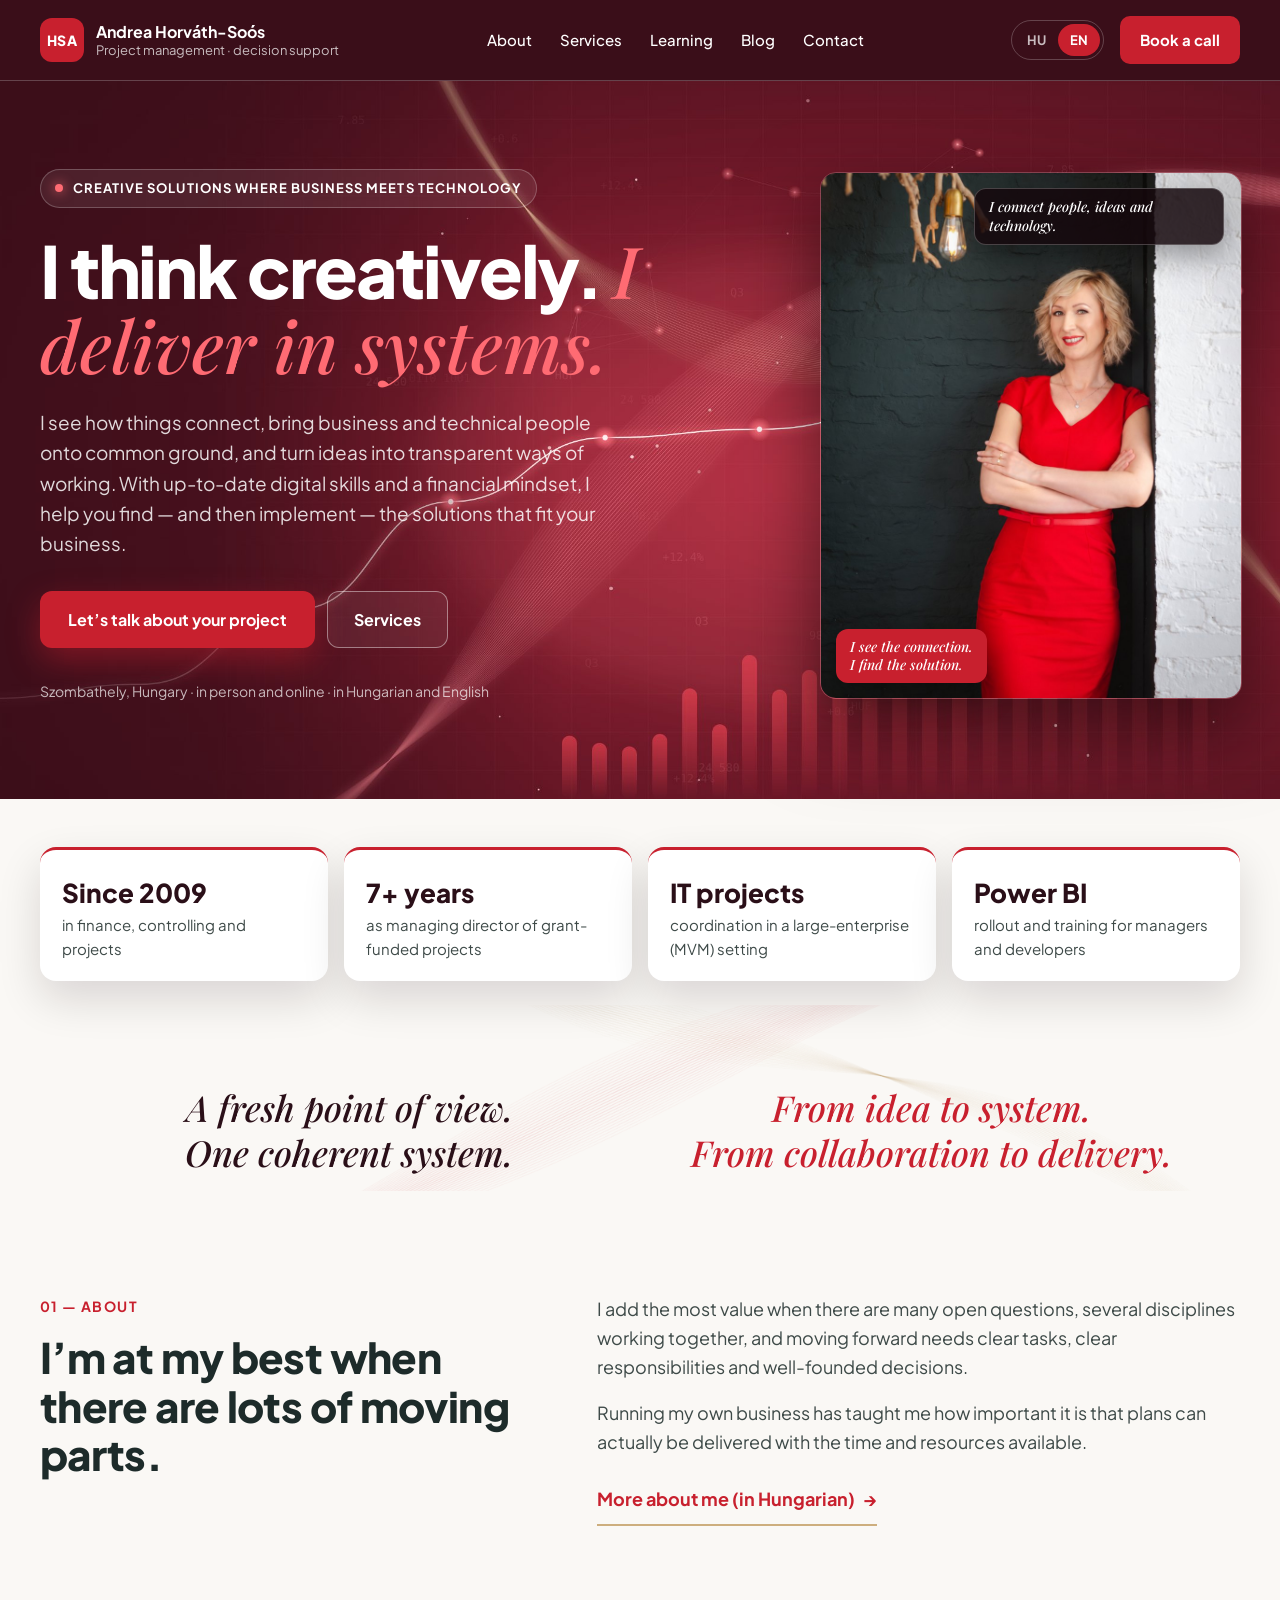
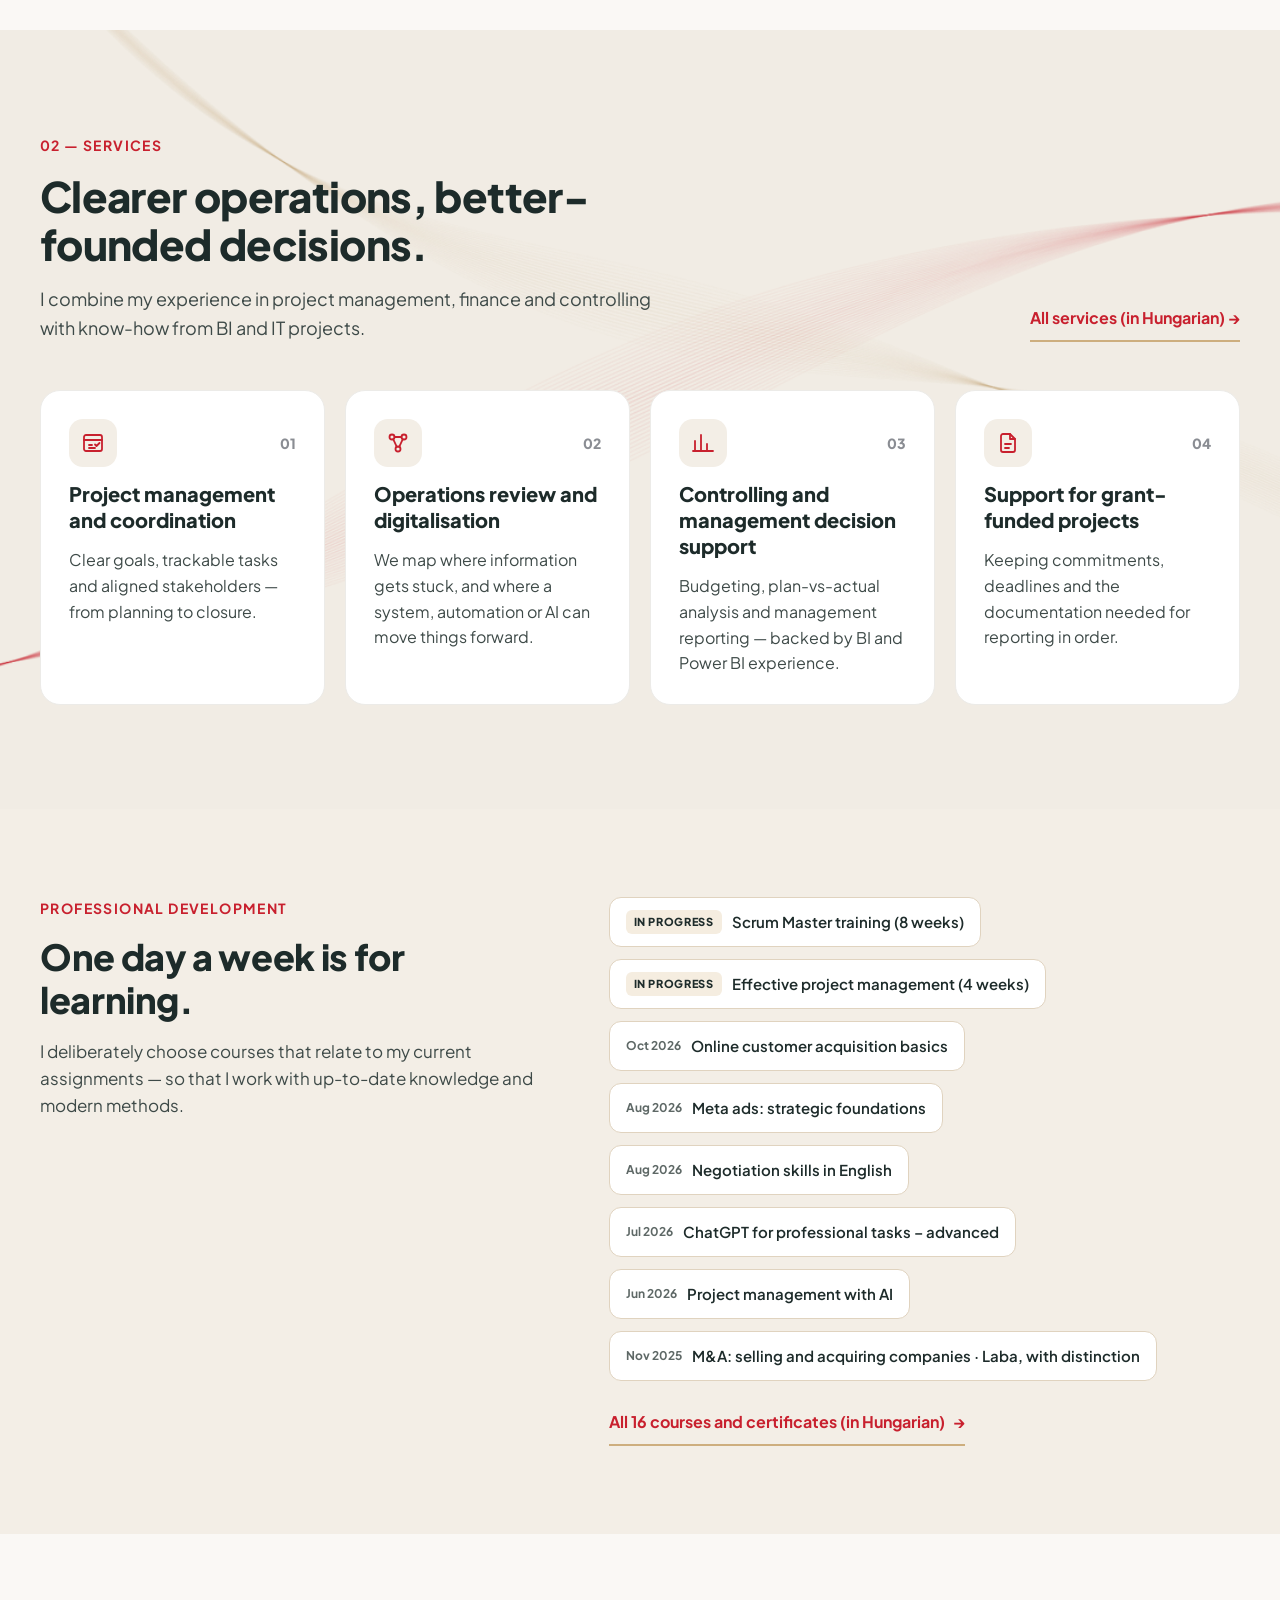
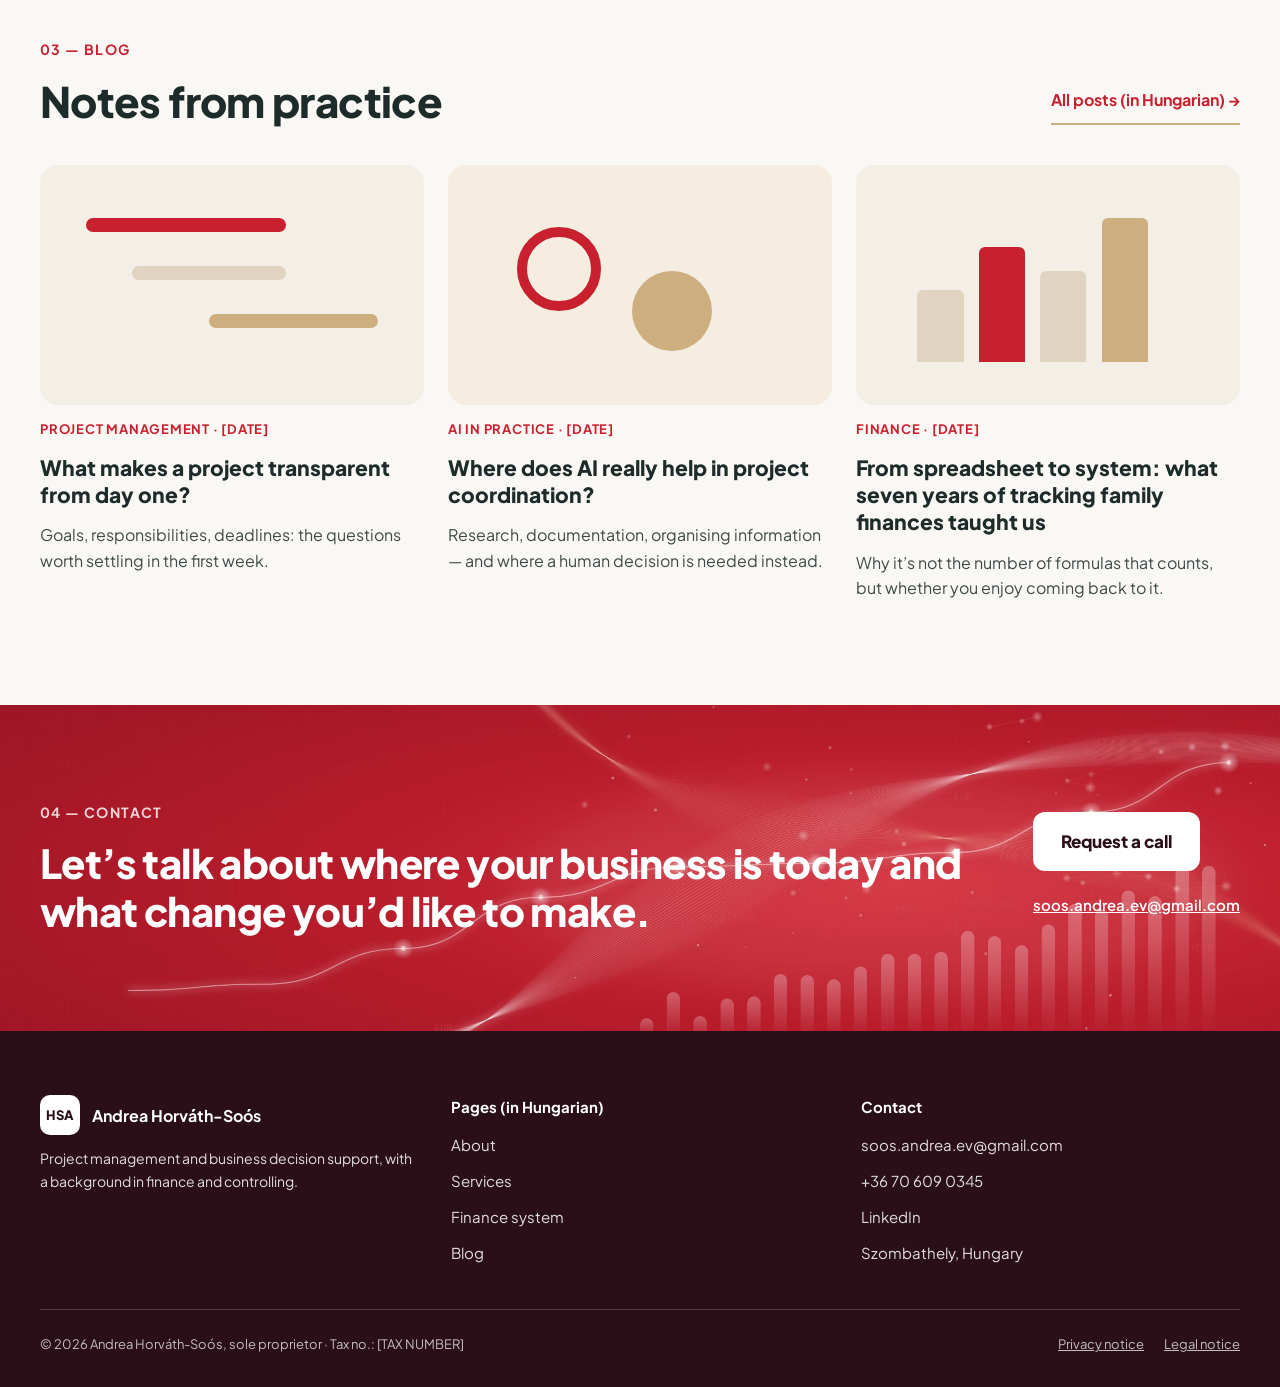
<file: en/index.html>
<!doctype html>
<html lang="en">
<head>
<meta charset="utf-8">
<meta name="viewport" content="width=device-width, initial-scale=1">
<title>Andrea Horváth-Soós – project management and decision support</title>
<meta name="description" content="Andrea Horváth-Soós, project manager: project coordination, operations review and digitalisation, controlling and management decision support, grant-funded projects. Szombathely, Hungary — in person and online.">
<meta property="og:type" content="website">
<meta property="og:title" content="Andrea Horváth-Soós – project management and decision support">
<meta property="og:description" content="Andrea Horváth-Soós, project manager: project coordination, operations review and digitalisation, controlling and management decision support, grant-funded projects. Szombathely, Hungary — in person and online.">
<link rel="icon" href="../assets/img/favicon.svg" type="image/svg+xml">
<link rel="preconnect" href="https://fonts.googleapis.com">
<link rel="preconnect" href="https://fonts.gstatic.com" crossorigin>
<link href="https://fonts.googleapis.com/css2?family=Playfair+Display:ital,wght@1,500;1,600&amp;family=Plus+Jakarta+Sans:wght@400;500;600;700;800&amp;display=swap" rel="stylesheet">
<link rel="stylesheet" href="../assets/css/site.css">
<script src="../assets/js/site.js" defer></script>
</head>
<body>
<div style="font-family: 'Plus Jakarta Sans', system-ui, sans-serif; color: #1D2B2A; background: #FAF8F5; width: 100%; line-height: 1.6">

<header class="site-header" style="background: #3A0E19; border-bottom: 1px solid rgba(255, 255, 255, 0.22)">
<div style="max-width: 1200px; margin: 0 auto; padding: 16px 24px; display: flex; flex-wrap: wrap; align-items: center; justify-content: space-between; gap: 16px">
<a href="../" style="display: flex; align-items: center; gap: 12px; text-decoration: none; color: #FFFFFF">
<span style="width: 44px; height: 44px; border-radius: 12px; background: #C8202E; color: #FFFFFF; display: flex; align-items: center; justify-content: center; font-weight: 800; font-size: 14px; letter-spacing: 0.04em">HSA</span>
<span style="display: flex; flex-direction: column; line-height: 1.25"><span style="font-weight: 700; font-size: 16px">Andrea Horváth-Soós</span><span style="font-size: 13px; color: rgba(255, 255, 255, 0.72)">Project management · decision support</span></span>
</a>
<button type="button" class="nav-toggle" aria-expanded="false" aria-controls="site-nav" aria-label="Menu" style="color: #FFFFFF"><svg aria-hidden="true" width="26" height="26" viewBox="0 0 24 24" fill="none" stroke="currentColor" stroke-width="2" stroke-linecap="round"><path d="M4 7h16M4 12h16M4 17h16"/></svg></button>
<nav id="site-nav" class="site-nav" aria-label="Main navigation" style="display: flex; flex-wrap: wrap; align-items: center; gap: 0 28px">
<a href="#about" style="color: #FFFFFF; text-decoration: none; font-weight: 500; font-size: 15px; padding: 12px 0">About</a>
<a href="#services" style="color: #FFFFFF; text-decoration: none; font-weight: 500; font-size: 15px; padding: 12px 0">Services</a>
<a href="#learning" style="color: #FFFFFF; text-decoration: none; font-weight: 500; font-size: 15px; padding: 12px 0">Learning</a>
<a href="#blog" style="color: #FFFFFF; text-decoration: none; font-weight: 500; font-size: 15px; padding: 12px 0">Blog</a>
<a href="#contact" style="color: #FFFFFF; text-decoration: none; font-weight: 500; font-size: 15px; padding: 12px 0">Contact</a>
</nav>
<div class="site-actions" style="display: flex; align-items: center; gap: 16px">
<div role="group" aria-label="Language" style="display: flex; align-items: center; border: 1px solid rgba(255, 255, 255, 0.22); border-radius: 999px; padding: 3px; font-size: 13px; font-weight: 700">
<a href="../" lang="hu" style="color: rgba(255, 255, 255, 0.72); text-decoration: none; padding: 6px 12px">HU</a>
<span aria-current="true" style="background: #C8202E; color: #FFFFFF; border-radius: 999px; padding: 6px 12px">EN</span>
</div>
<a href="#contact" style="background: #C8202E; color: #FFFFFF; text-decoration: none; font-weight: 700; font-size: 15px; padding: 12px 20px; border-radius: 10px">Book a call</a>
</div>
</div>
</header>

<section class="art-hero" style="background-color: #3A0E19; color: #FFFFFF">
<div style="max-width: 1200px; margin: 0 auto; padding: 88px 24px 96px; display: flex; flex-wrap: wrap; align-items: center; gap: 56px">
<div style="flex: 1 1 520px; min-width: 0; display: flex; flex-direction: column; gap: 24px">
<span style="align-self: flex-start; display: inline-flex; align-items: center; gap: 10px; background: rgba(255, 255, 255, 0.08); border: 1px solid rgba(255, 255, 255, 0.22); color: #FFFFFF; font-weight: 700; font-size: 13px; letter-spacing: 0.08em; text-transform: uppercase; padding: 8px 14px; border-radius: 999px"><span aria-hidden="true" style="width: 8px; height: 8px; border-radius: 99px; background: #FF6B73; box-shadow: 0 0 12px #FF6B73"></span>Creative solutions where business meets technology</span>
<h1 style="margin: 0; font-size: clamp(40px, 5.6vw, 72px); line-height: 1.04; font-weight: 800; letter-spacing: -0.03em; color: #FFFFFF">I think creatively. <span class="serif" style="color: #FF6B73">I deliver in systems.</span></h1>
<p style="margin: 0; font-size: 19px; color: rgba(255, 255, 255, 0.84); max-width: 560px">I see how things connect, bring business and technical people onto common ground, and turn ideas into transparent ways of working. With up-to-date digital skills and a financial mindset, I help you find — and then implement — the solutions that fit your business.</p>
<div style="display: flex; flex-wrap: wrap; gap: 12px; margin-top: 8px">
<a href="#contact" style="background: #C8202E; color: #FFFFFF; text-decoration: none; font-weight: 700; font-size: 16px; padding: 16px 28px; border-radius: 12px; box-shadow: 0 12px 32px rgba(200, 32, 46, 0.45)">Let’s talk about your project</a>
<a href="#services" style="background: rgba(255, 255, 255, 0.06); color: #FFFFFF; text-decoration: none; font-weight: 700; font-size: 16px; padding: 15px 26px; border-radius: 12px; border: 1.5px solid rgba(255, 255, 255, 0.42)">Services</a>
</div>
<p style="margin: 8px 0 0; font-size: 14px; color: rgba(255, 255, 255, 0.7)">Szombathely, Hungary · in person and online · in Hungarian and English</p>
</div>
<div style="flex: 0 1 420px; min-width: 0; display: flex; justify-content: center">
<div style="position: relative; width: 100%; max-width: 420px">
<img src="../assets/img/portre-voros.jpg" alt="Portrait of Andrea Horváth-Soós" style="display: block; width: 100%; aspect-ratio: 4 / 5; object-fit: cover; object-position: 50% 70%; border-radius: 16px; border: 1px solid rgba(255, 255, 255, 0.18); box-shadow: 0 30px 80px rgba(0, 0, 0, 0.55)">
<div style="position: absolute; left: 16px; bottom: 16px; background: #C8202E; color: #FFFFFF; border-radius: 12px; padding: 9px 14px; box-shadow: 0 12px 30px rgba(0, 0, 0, 0.35); max-width: 220px; line-height: 1.3">
<span class="serif" style="display: block; font-size: 14px; line-height: 1.3">I see the connection.<br>I find the solution.</span>
</div>
<div style="position: absolute; right: 16px; top: 16px; background: rgba(20, 8, 12, 0.85); border: 1px solid rgba(255, 255, 255, 0.22); color: #FFFFFF; border-radius: 12px; padding: 9px 14px; max-width: 220px; line-height: 1.3; box-shadow: 0 12px 30px rgba(0, 0, 0, 0.35)">
<span class="serif" style="display: block; font-size: 14px; line-height: 1.3">I connect people, ideas and technology.</span>
</div>
</div>
</div>
</div>
</section>

<section style="background: #FAF8F5">
<div style="max-width: 1200px; margin: 48px auto 0; padding: 0 24px 24px; position: relative">
<div style="display: grid; grid-template-columns: repeat(auto-fit, minmax(220px, 1fr)); gap: 16px">
<div style="background: #FFFFFF; border-radius: 16px; padding: 22px 22px 20px; border-top: 3px solid #C8202E; box-shadow: 0 18px 44px rgba(20, 8, 12, 0.14)"><div style="font-size: 26px; font-weight: 800; color: #2A0F18">Since 2009</div><div style="font-size: 15px; color: #3E4A48">in finance, controlling and projects</div></div>
<div style="background: #FFFFFF; border-radius: 16px; padding: 22px 22px 20px; border-top: 3px solid #C8202E; box-shadow: 0 18px 44px rgba(20, 8, 12, 0.14)"><div style="font-size: 26px; font-weight: 800; color: #2A0F18">7+ years</div><div style="font-size: 15px; color: #3E4A48">as managing director of grant-funded projects</div></div>
<div style="background: #FFFFFF; border-radius: 16px; padding: 22px 22px 20px; border-top: 3px solid #C8202E; box-shadow: 0 18px 44px rgba(20, 8, 12, 0.14)"><div style="font-size: 26px; font-weight: 800; color: #2A0F18">IT projects</div><div style="font-size: 15px; color: #3E4A48">coordination in a large-enterprise (MVM) setting</div></div>
<div style="background: #FFFFFF; border-radius: 16px; padding: 22px 22px 20px; border-top: 3px solid #C8202E; box-shadow: 0 18px 44px rgba(20, 8, 12, 0.14)"><div style="font-size: 26px; font-weight: 800; color: #2A0F18">Power BI</div><div style="font-size: 15px; color: #3E4A48">rollout and training for managers and developers</div></div>
</div>
</div>
</section>

<section class="art-flow" style="background-color: #FAF8F5">
<div style="max-width: 1100px; margin: 0 auto; padding: 80px 24px 16px; display: grid; grid-template-columns: repeat(auto-fit, minmax(300px, 1fr)); gap: 32px 64px; text-align: center">
<p class="serif" style="margin: 0; font-size: clamp(26px, 2.8vw, 36px); line-height: 1.25; color: #2A0F18">A fresh point of view.<br>One coherent system.</p>
<p class="serif" style="margin: 0; font-size: clamp(26px, 2.8vw, 36px); line-height: 1.25; color: #C8202E">From idea to system.<br>From collaboration to delivery.</p>
</div>
</section>

<section id="about">
<div style="max-width: 1200px; margin: 0 auto; padding: 104px 24px; display: flex; flex-wrap: wrap; gap: 48px 72px">
<div style="flex: 1 1 360px; min-width: 0; display: flex; flex-direction: column; gap: 16px">
<span style="font-size: 14px; font-weight: 700; letter-spacing: 0.1em; text-transform: uppercase; color: #C8202E">01 — About</span>
<h2 style="margin: 0; font-size: clamp(30px, 3.4vw, 42px); line-height: 1.15; font-weight: 800; letter-spacing: -0.015em">I’m at my best when there are lots of moving parts.</h2>
</div>
<div style="flex: 1.3 1 480px; min-width: 0; display: flex; flex-direction: column; gap: 18px; font-size: 18px; color: #3E4A48">
<p style="margin: 0">I add the most value when there are many open questions, several disciplines working together, and moving forward needs clear tasks, clear responsibilities and well-founded decisions.</p>
<p style="margin: 0">Running my own business has taught me how important it is that plans can actually be delivered with the time and resources available.</p>
<a href="../rolam/" style="align-self: flex-start; display: inline-flex; align-items: center; gap: 8px; color: #C8202E; font-weight: 700; text-decoration: none; padding: 10px 0; border-bottom: 2px solid #CDAE7E">More about me (in Hungarian) <span aria-hidden="true">→</span></a>
</div>
</div>
</section>

<section id="services" class="art-flow" style="background-color: #F1ECE4">
<div style="max-width: 1200px; margin: 0 auto; padding: 104px 24px; display: flex; flex-direction: column; gap: 48px">
<div style="display: flex; flex-wrap: wrap; justify-content: space-between; align-items: flex-end; gap: 24px">
<div style="display: flex; flex-direction: column; gap: 16px; max-width: 640px">
<span style="font-size: 14px; font-weight: 700; letter-spacing: 0.1em; text-transform: uppercase; color: #C8202E">02 — Services</span>
<h2 style="margin: 0; font-size: clamp(30px, 3.4vw, 42px); line-height: 1.15; font-weight: 800; letter-spacing: -0.015em">Clearer operations, better-founded decisions.</h2>
<p style="margin: 0; font-size: 18px; color: #3E4A48">I combine my experience in project management, finance and controlling with know-how from BI and IT projects.</p>
</div>
<a href="../szolgaltatasok/" style="color: #C8202E; font-weight: 700; text-decoration: none; padding: 10px 0; border-bottom: 2px solid #CDAE7E">All services (in Hungarian) <span aria-hidden="true">→</span></a>
</div>
<div style="display: grid; grid-template-columns: repeat(auto-fit, minmax(250px, 1fr)); gap: 20px">
<a href="../szolgaltatasok/" style="background: #FFFFFF; border-radius: 20px; padding: 28px; text-decoration: none; color: #1D2B2A; display: flex; flex-direction: column; gap: 14px; border: 1px solid #ECEBE8">
<span style="display: flex; justify-content: space-between; align-items: center"><span aria-hidden="true" style="width: 48px; height: 48px; border-radius: 14px; background: #F3EEE6; display: flex; align-items: center; justify-content: center"><svg width="24" height="24" viewBox="0 0 24 24" fill="none" stroke="currentColor" stroke-width="1.8" stroke-linecap="round" stroke-linejoin="round" style="color: #C8202E"><rect x="3" y="4" width="18" height="16" rx="2"/><path d="M3 9h18M8 14h3M8 17h6"/><path d="M14 13.5l1.5 1.5 3-3"/></svg></span><span style="font-size: 14px; font-weight: 800; color: #8A8D93">01</span></span>
<span style="font-size: 20px; font-weight: 800; line-height: 1.3">Project management and coordination</span>
<span style="font-size: 16px; color: #3E4A48">Clear goals, trackable tasks and aligned stakeholders — from planning to closure.</span>
</a>
<a href="../szolgaltatasok/" style="background: #FFFFFF; border-radius: 20px; padding: 28px; text-decoration: none; color: #1D2B2A; display: flex; flex-direction: column; gap: 14px; border: 1px solid #ECEBE8">
<span style="display: flex; justify-content: space-between; align-items: center"><span aria-hidden="true" style="width: 48px; height: 48px; border-radius: 14px; background: #F3EEE6; display: flex; align-items: center; justify-content: center"><svg width="24" height="24" viewBox="0 0 24 24" fill="none" stroke="currentColor" stroke-width="1.8" stroke-linecap="round" stroke-linejoin="round" style="color: #C8202E"><circle cx="6" cy="6" r="2.5"/><circle cx="18" cy="6" r="2.5"/><circle cx="12" cy="18" r="2.5"/><path d="M8.5 6h7M7.2 8.2l3.6 7.6M16.8 8.2l-3.6 7.6"/></svg></span><span style="font-size: 14px; font-weight: 800; color: #8A8D93">02</span></span>
<span style="font-size: 20px; font-weight: 800; line-height: 1.3">Operations review and digitalisation</span>
<span style="font-size: 16px; color: #3E4A48">We map where information gets stuck, and where a system, automation or AI can move things forward.</span>
</a>
<a href="../szolgaltatasok/" style="background: #FFFFFF; border-radius: 20px; padding: 28px; text-decoration: none; color: #1D2B2A; display: flex; flex-direction: column; gap: 14px; border: 1px solid #ECEBE8">
<span style="display: flex; justify-content: space-between; align-items: center"><span aria-hidden="true" style="width: 48px; height: 48px; border-radius: 14px; background: #F3EEE6; display: flex; align-items: center; justify-content: center"><svg width="24" height="24" viewBox="0 0 24 24" fill="none" stroke="currentColor" stroke-width="1.8" stroke-linecap="round" stroke-linejoin="round" style="color: #C8202E"><path d="M4 20V10M10 20V4M16 20v-7M22 20H2"/></svg></span><span style="font-size: 14px; font-weight: 800; color: #8A8D93">03</span></span>
<span style="font-size: 20px; font-weight: 800; line-height: 1.3">Controlling and management decision support</span>
<span style="font-size: 16px; color: #3E4A48">Budgeting, plan-vs-actual analysis and management reporting — backed by BI and Power BI experience.</span>
</a>
<a href="../szolgaltatasok/" style="background: #FFFFFF; border-radius: 20px; padding: 28px; text-decoration: none; color: #1D2B2A; display: flex; flex-direction: column; gap: 14px; border: 1px solid #ECEBE8">
<span style="display: flex; justify-content: space-between; align-items: center"><span aria-hidden="true" style="width: 48px; height: 48px; border-radius: 14px; background: #F3EEE6; display: flex; align-items: center; justify-content: center"><svg width="24" height="24" viewBox="0 0 24 24" fill="none" stroke="currentColor" stroke-width="1.8" stroke-linecap="round" stroke-linejoin="round" style="color: #C8202E"><path d="M14 3H7a2 2 0 0 0-2 2v14a2 2 0 0 0 2 2h10a2 2 0 0 0 2-2V8Z"/><path d="M14 3v5h5M9 13h6M9 17h4"/></svg></span><span style="font-size: 14px; font-weight: 800; color: #8A8D93">04</span></span>
<span style="font-size: 20px; font-weight: 800; line-height: 1.3">Support for grant-funded projects</span>
<span style="font-size: 16px; color: #3E4A48">Keeping commitments, deadlines and the documentation needed for reporting in order.</span>
</a>
</div>
</div>
</section>

<section id="learning" style="background: #F3EEE6">
<div style="max-width: 1200px; margin: 0 auto; padding: 88px 24px; display: flex; flex-wrap: wrap; gap: 40px 72px; align-items: flex-start">
<div style="flex: 1 1 380px; min-width: 0; display: flex; flex-direction: column; gap: 16px">
<span style="font-size: 14px; font-weight: 700; letter-spacing: 0.1em; text-transform: uppercase; color: #C8202E">Professional development</span>
<h2 style="margin: 0; font-size: clamp(28px, 3vw, 36px); line-height: 1.2; font-weight: 800; letter-spacing: -0.01em">One day a week is for learning.</h2>
<p style="margin: 0; font-size: 17px; color: #3E4A48">I deliberately choose courses that relate to my current assignments — so that I work with up-to-date knowledge and modern methods.</p>
</div>
<div style="flex: 1.3 1 480px; min-width: 0; display: flex; flex-wrap: wrap; gap: 12px">
<span style="background: #FFFFFF; border: 1px solid #E0D3BF; border-radius: 12px; padding: 12px 16px; font-size: 15px; font-weight: 600; display: flex; align-items: center; gap: 10px"><span style="font-size: 11px; font-weight: 800; letter-spacing: 0.06em; text-transform: uppercase; background: #F5EDE0; color: #1D2B2A; padding: 3px 8px; border-radius: 6px">In progress</span>Scrum Master training (8 weeks)</span>
<span style="background: #FFFFFF; border: 1px solid #E0D3BF; border-radius: 12px; padding: 12px 16px; font-size: 15px; font-weight: 600; display: flex; align-items: center; gap: 10px"><span style="font-size: 11px; font-weight: 800; letter-spacing: 0.06em; text-transform: uppercase; background: #F5EDE0; color: #1D2B2A; padding: 3px 8px; border-radius: 6px">In progress</span>Effective project management (4 weeks)</span>
<span style="background: #FFFFFF; border: 1px solid #E0D3BF; border-radius: 12px; padding: 12px 16px; font-size: 15px; font-weight: 600; display: flex; align-items: center; gap: 10px"><span style="font-size: 12px; font-weight: 700; color: #5E6866">Oct 2026</span>Online customer acquisition basics</span>
<span style="background: #FFFFFF; border: 1px solid #E0D3BF; border-radius: 12px; padding: 12px 16px; font-size: 15px; font-weight: 600; display: flex; align-items: center; gap: 10px"><span style="font-size: 12px; font-weight: 700; color: #5E6866">Aug 2026</span>Meta ads: strategic foundations</span>
<span style="background: #FFFFFF; border: 1px solid #E0D3BF; border-radius: 12px; padding: 12px 16px; font-size: 15px; font-weight: 600; display: flex; align-items: center; gap: 10px"><span style="font-size: 12px; font-weight: 700; color: #5E6866">Aug 2026</span>Negotiation skills in English</span>
<span style="background: #FFFFFF; border: 1px solid #E0D3BF; border-radius: 12px; padding: 12px 16px; font-size: 15px; font-weight: 600; display: flex; align-items: center; gap: 10px"><span style="font-size: 12px; font-weight: 700; color: #5E6866">Jul 2026</span>ChatGPT for professional tasks – advanced</span>
<span style="background: #FFFFFF; border: 1px solid #E0D3BF; border-radius: 12px; padding: 12px 16px; font-size: 15px; font-weight: 600; display: flex; align-items: center; gap: 10px"><span style="font-size: 12px; font-weight: 700; color: #5E6866">Jun 2026</span>Project management with AI</span>
<span style="background: #FFFFFF; border: 1px solid #E0D3BF; border-radius: 12px; padding: 12px 16px; font-size: 15px; font-weight: 600; display: flex; align-items: center; gap: 10px"><span style="font-size: 12px; font-weight: 700; color: #5E6866">Nov 2025</span>M&amp;A: selling and acquiring companies · Laba, with distinction</span>
<div style="flex: 1 1 100%; margin-top: 6px"><a href="../rolam/" style="display: inline-flex; gap: 8px; color: #C8202E; font-weight: 700; text-decoration: none; padding: 10px 0; border-bottom: 2px solid #CDAE7E">All 16 courses and certificates (in Hungarian) <span aria-hidden="true">→</span></a></div>
</div>
</div>
</section>

<section id="blog">
<div style="max-width: 1200px; margin: 0 auto; padding: 104px 24px; display: flex; flex-direction: column; gap: 40px">
<div style="display: flex; flex-wrap: wrap; justify-content: space-between; align-items: flex-end; gap: 24px">
<div style="display: flex; flex-direction: column; gap: 16px">
<span style="font-size: 14px; font-weight: 700; letter-spacing: 0.1em; text-transform: uppercase; color: #C8202E">03 — Blog</span>
<h2 style="margin: 0; font-size: clamp(30px, 3.4vw, 42px); line-height: 1.15; font-weight: 800; letter-spacing: -0.015em">Notes from practice</h2>
</div>
<a href="../blog/" style="color: #C8202E; font-weight: 700; text-decoration: none; padding: 10px 0; border-bottom: 2px solid #CDAE7E">All posts (in Hungarian) <span aria-hidden="true">→</span></a>
</div>
<div style="display: grid; grid-template-columns: repeat(auto-fit, minmax(300px, 1fr)); gap: 24px">
<a href="../blog/" style="text-decoration: none; color: #1D2B2A; display: flex; flex-direction: column; gap: 14px">
<span aria-hidden="true" style="display: block; aspect-ratio: 16 / 10; border-radius: 18px; background: #F3EEE6; position: relative; overflow: hidden"><span style="position: absolute; left: 12%; top: 22%; width: 52%; height: 14px; border-radius: 7px; background: #C8202E"></span><span style="position: absolute; left: 24%; top: 42%; width: 40%; height: 14px; border-radius: 7px; background: #E0D3BF"></span><span style="position: absolute; left: 44%; top: 62%; width: 44%; height: 14px; border-radius: 7px; background: #CDAE7E"></span></span>
<span style="font-size: 13px; font-weight: 700; color: #C8202E; text-transform: uppercase; letter-spacing: 0.06em">Project management · [DATE]</span>
<span style="font-size: 21px; font-weight: 800; line-height: 1.3">What makes a project transparent from day one?</span>
<span style="font-size: 16px; color: #3E4A48">Goals, responsibilities, deadlines: the questions worth settling in the first week.</span>
</a>
<a href="../blog/" style="text-decoration: none; color: #1D2B2A; display: flex; flex-direction: column; gap: 14px">
<span aria-hidden="true" style="display: block; aspect-ratio: 16 / 10; border-radius: 18px; background: #F5EDE0; position: relative; overflow: hidden"><span style="position: absolute; left: 18%; top: 26%; width: 64px; height: 64px; border-radius: 50%; border: 10px solid #C8202E"></span><span style="position: absolute; left: 48%; top: 44%; width: 80px; height: 80px; border-radius: 50%; background: #CDAE7E"></span></span>
<span style="font-size: 13px; font-weight: 700; color: #C8202E; text-transform: uppercase; letter-spacing: 0.06em">AI in practice · [DATE]</span>
<span style="font-size: 21px; font-weight: 800; line-height: 1.3">Where does AI really help in project coordination?</span>
<span style="font-size: 16px; color: #3E4A48">Research, documentation, organising information — and where a human decision is needed instead.</span>
</a>
<a href="../blog/" style="text-decoration: none; color: #1D2B2A; display: flex; flex-direction: column; gap: 14px">
<span aria-hidden="true" style="display: block; aspect-ratio: 16 / 10; border-radius: 18px; background: #F3EEE6; position: relative; overflow: hidden"><span style="position: absolute; left: 16%; bottom: 18%; width: 12%; height: 30%; border-radius: 6px 6px 0 0; background: #E0D3BF"></span><span style="position: absolute; left: 32%; bottom: 18%; width: 12%; height: 48%; border-radius: 6px 6px 0 0; background: #C8202E"></span><span style="position: absolute; left: 48%; bottom: 18%; width: 12%; height: 38%; border-radius: 6px 6px 0 0; background: #E0D3BF"></span><span style="position: absolute; left: 64%; bottom: 18%; width: 12%; height: 60%; border-radius: 6px 6px 0 0; background: #CDAE7E"></span></span>
<span style="font-size: 13px; font-weight: 700; color: #C8202E; text-transform: uppercase; letter-spacing: 0.06em">Finance · [DATE]</span>
<span style="font-size: 21px; font-weight: 800; line-height: 1.3">From spreadsheet to system: what seven years of tracking family finances taught us</span>
<span style="font-size: 16px; color: #3E4A48">Why it’s not the number of formulas that counts, but whether you enjoy coming back to it.</span>
</a>
</div>
</div>
</section>

<section id="contact" class="art-cta" style="background-color: #C8202E; color: #FFFFFF">
<div style="max-width: 1200px; margin: 0 auto; padding: 96px 24px; display: flex; flex-wrap: wrap; gap: 40px; align-items: center; justify-content: space-between">
<div style="flex: 1 1 560px; min-width: 0; display: flex; flex-direction: column; gap: 16px">
<span style="font-size: 14px; font-weight: 700; letter-spacing: 0.1em; text-transform: uppercase; color: rgba(255, 255, 255, 0.82)">04 — Contact</span>
<h2 style="margin: 0; font-size: clamp(28px, 3.2vw, 40px); line-height: 1.2; font-weight: 800; letter-spacing: -0.015em">Let’s talk about where your business is today and what change you’d like to make.</h2>
</div>
<div style="display: flex; flex-direction: column; gap: 14px; align-items: flex-start">
<a href="mailto:soos.andrea.ev@gmail.com?subject=Consultation%20request" style="background: #FFFFFF; color: #2A0F18; text-decoration: none; font-weight: 800; font-size: 17px; padding: 16px 28px; border-radius: 12px">Request a call</a>
<a href="mailto:soos.andrea.ev@gmail.com" style="color: #FFFFFF; font-weight: 600; font-size: 15px; padding: 8px 0">soos.andrea.ev@gmail.com</a>
</div>
</div>
</section>

<footer style="background: #2A0F18; color: rgba(255, 255, 255, 0.86)">
<div style="max-width: 1200px; margin: 0 auto; padding: 64px 24px 32px; display: flex; flex-direction: column; gap: 40px">
<div style="display: grid; grid-template-columns: repeat(auto-fit, minmax(220px, 1fr)); gap: 32px">
<div style="display: flex; flex-direction: column; gap: 12px">
<span style="display: flex; align-items: center; gap: 12px"><span style="width: 40px; height: 40px; border-radius: 10px; background: #FFFFFF; color: #2A0F18; display: flex; align-items: center; justify-content: center; font-weight: 800; font-size: 13px">HSA</span><span style="font-weight: 700; color: #FFFFFF">Andrea Horváth-Soós</span></span>
<span style="font-size: 14px">Project management and business decision support, with a background in finance and controlling.</span>
</div>
<nav aria-label="Footer navigation" style="display: flex; flex-direction: column; gap: 4px; font-size: 15px">
<span style="font-weight: 700; color: #FFFFFF; margin-bottom: 6px">Pages (in Hungarian)</span>
<a href="../rolam/" style="color: rgba(255, 255, 255, 0.86); text-decoration: none; padding: 4px 0">About</a>
<a href="../szolgaltatasok/" style="color: rgba(255, 255, 255, 0.86); text-decoration: none; padding: 4px 0">Services</a>
<a href="../penzugyi-rendszer/" style="color: rgba(255, 255, 255, 0.86); text-decoration: none; padding: 4px 0">Finance system</a>
<a href="../blog/" style="color: rgba(255, 255, 255, 0.86); text-decoration: none; padding: 4px 0">Blog</a>
</nav>
<div style="display: flex; flex-direction: column; gap: 4px; font-size: 15px">
<span style="font-weight: 700; color: #FFFFFF; margin-bottom: 6px">Contact</span>
<a href="mailto:soos.andrea.ev@gmail.com" style="color: rgba(255, 255, 255, 0.86); text-decoration: none; padding: 4px 0">soos.andrea.ev@gmail.com</a>
<a href="tel:+36706090345" style="color: rgba(255, 255, 255, 0.86); text-decoration: none; padding: 4px 0">+36 70 609 0345</a>
<a href="https://www.linkedin.com/in/andrea-horvath-soos-pm" style="color: rgba(255, 255, 255, 0.86); text-decoration: none; padding: 4px 0">LinkedIn</a>
<span style="padding: 4px 0">Szombathely, Hungary</span>
</div>
</div>
<div style="border-top: 1px solid rgba(255, 255, 255, 0.18); padding-top: 24px; display: flex; flex-wrap: wrap; gap: 8px 24px; justify-content: space-between; font-size: 13px; color: rgba(255, 255, 255, 0.72)">
<span>© 2026 Andrea Horváth-Soós, sole proprietor · Tax no.: [TAX NUMBER]</span>
<span style="display: flex; gap: 20px"><a href="#" style="color: rgba(255, 255, 255, 0.72)">Privacy notice</a><a href="#" style="color: rgba(255, 255, 255, 0.72)">Legal notice</a></span>
</div>
</div>
</footer>

</div>
</body>
</html>
</file>
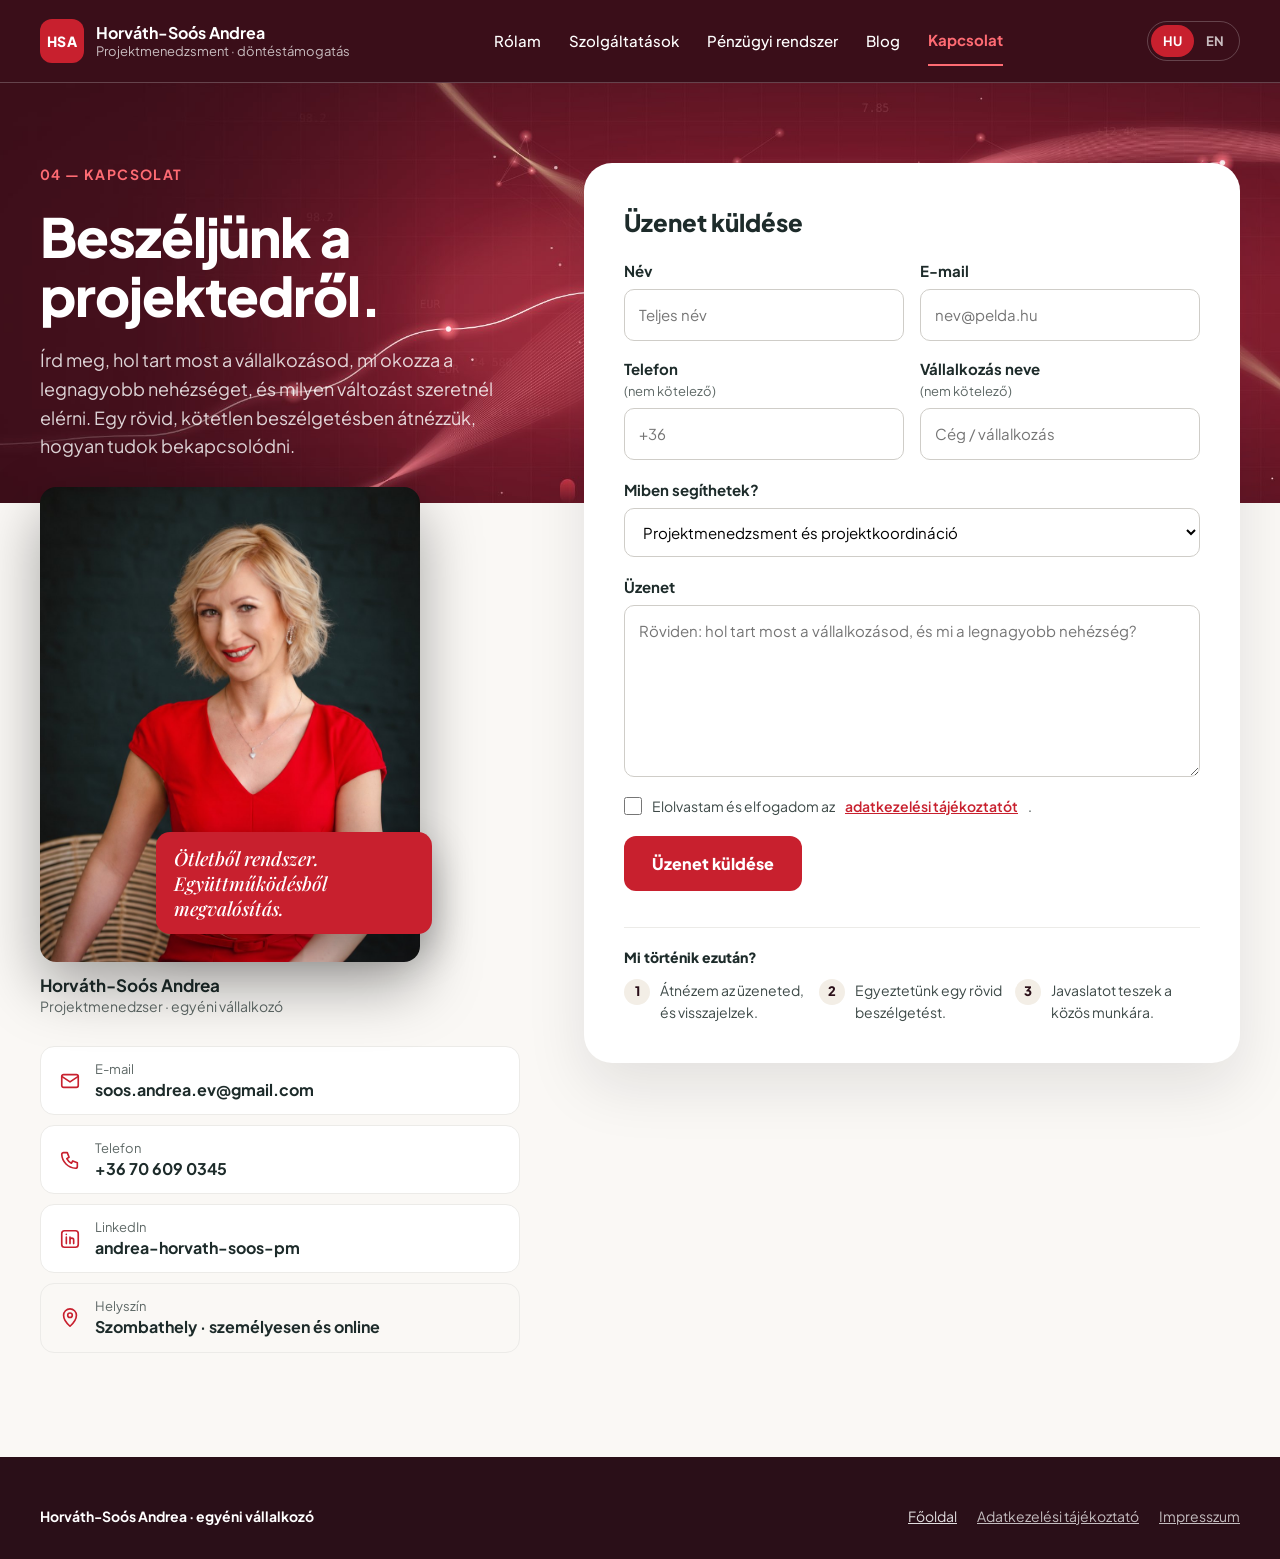
<file: kapcsolat/index.html>
<!doctype html>
<html lang="hu">
<head>
<meta charset="utf-8">
<meta name="viewport" content="width=device-width, initial-scale=1">
<title>Kapcsolat – Horváth-Soós Andrea</title>
<meta name="description" content="Vedd fel a kapcsolatot Horváth-Soós Andreával: e-mail, telefon, LinkedIn vagy üzenet a honlapon keresztül.">
<meta property="og:type" content="website">
<meta property="og:title" content="Kapcsolat – Horváth-Soós Andrea">
<meta property="og:description" content="Vedd fel a kapcsolatot Horváth-Soós Andreával: e-mail, telefon, LinkedIn vagy üzenet a honlapon keresztül.">
<link rel="icon" href="../assets/img/favicon.svg" type="image/svg+xml">
<link rel="preconnect" href="https://fonts.googleapis.com">
<link rel="preconnect" href="https://fonts.gstatic.com" crossorigin>
<link href="https://fonts.googleapis.com/css2?family=Playfair+Display:ital,wght@1,500;1,600&amp;family=Plus+Jakarta+Sans:wght@400;500;600;700;800&amp;display=swap" rel="stylesheet">
<link rel="stylesheet" href="../assets/css/site.css">
<script src="../assets/js/site.js" defer></script>
</head>
<body>
<div style="font-family: 'Plus Jakarta Sans', system-ui, sans-serif; color: #1D2B2A; background: #FAF8F5; width: 100%; line-height: 1.6">

<header class="site-header" style="background: #3A0E19; border-bottom: 1px solid rgba(255, 255, 255, 0.22)">
<div style="max-width: 1200px; margin: 0 auto; padding: 16px 24px; display: flex; flex-wrap: wrap; align-items: center; justify-content: space-between; gap: 16px">
<a href="../" style="display: flex; align-items: center; gap: 12px; text-decoration: none; color: #FFFFFF">
<span style="width: 44px; height: 44px; border-radius: 12px; background: #C8202E; color: #FFFFFF; display: flex; align-items: center; justify-content: center; font-weight: 800; font-size: 14px; letter-spacing: 0.04em">HSA</span>
<span style="display: flex; flex-direction: column; line-height: 1.25"><span style="font-weight: 700; font-size: 16px">Horváth-Soós Andrea</span><span style="font-size: 13px; color: rgba(255, 255, 255, 0.72)">Projektmenedzsment · döntéstámogatás</span></span>
</a>
<button type="button" class="nav-toggle" aria-expanded="false" aria-controls="site-nav" aria-label="Menü" style="color: #FFFFFF"><svg aria-hidden="true" width="26" height="26" viewBox="0 0 24 24" fill="none" stroke="currentColor" stroke-width="2" stroke-linecap="round"><path d="M4 7h16M4 12h16M4 17h16"/></svg></button>
<nav id="site-nav" class="site-nav" aria-label="Fő navigáció" style="display: flex; flex-wrap: wrap; align-items: center; gap: 0 28px">
<a href="../rolam/" style="color: #FFFFFF; text-decoration: none; font-weight: 500; font-size: 15px; padding: 12px 0">Rólam</a>
<a href="../szolgaltatasok/" style="color: #FFFFFF; text-decoration: none; font-weight: 500; font-size: 15px; padding: 12px 0">Szolgáltatások</a>
<a href="../penzugyi-rendszer/" style="color: #FFFFFF; text-decoration: none; font-weight: 500; font-size: 15px; padding: 12px 0">Pénzügyi rendszer</a>
<a href="../blog/" style="color: #FFFFFF; text-decoration: none; font-weight: 500; font-size: 15px; padding: 12px 0">Blog</a>
<a href="../kapcsolat/" aria-current="page" style="color: #FF6B73; text-decoration: none; font-weight: 700; font-size: 15px; padding: 12px 0; border-bottom: 2px solid #FF6B73">Kapcsolat</a>
</nav>
<div class="site-actions" style="display: flex; align-items: center; gap: 16px">
<div role="group" aria-label="Nyelvválasztó" style="display: flex; align-items: center; border: 1px solid rgba(255, 255, 255, 0.22); border-radius: 999px; padding: 3px; font-size: 13px; font-weight: 700">
<span aria-current="true" style="background: #C8202E; color: #FFFFFF; border-radius: 999px; padding: 6px 12px">HU</span>
<a href="../en/" style="color: rgba(255, 255, 255, 0.72); text-decoration: none; padding: 6px 12px">EN</a>
</div>
</div>
</div>
</header>

<section class="art-kap" style="">
<div style="max-width: 1200px; margin: 0 auto; padding: 80px 24px 104px; display: flex; flex-wrap: wrap; gap: 48px 64px; align-items: flex-start">
<div style="flex: 1 1 400px; min-width: 0; display: flex; flex-direction: column; gap: 22px">
<span style="font-size: 14px; font-weight: 700; letter-spacing: 0.1em; text-transform: uppercase; color: #FF6B73">04 — Kapcsolat</span>
<h1 style="margin: 0; font-size: clamp(36px, 4.6vw, 54px); line-height: 1.08; font-weight: 800; letter-spacing: -0.02em; color: #FFFFFF">Beszéljünk a projektedről.</h1>
<p style="margin: 0; font-size: 18px; color: rgba(255, 255, 255, 0.82)">Írd meg, hol tart most a vállalkozásod, mi okozza a legnagyobb nehézséget, és milyen változást szeretnél elérni. Egy rövid, kötetlen beszélgetésben átnézzük, hogyan tudok bekapcsolódni.</p>
<figure style="margin: 4px 0 0; display: flex; flex-direction: column; gap: 12px; max-width: 380px">
<div style="position: relative">
<img src="../assets/img/portre-kozeli.jpg" alt="Horváth-Soós Andrea portréja" style="display: block; width: 100%; aspect-ratio: 4 / 5; object-fit: cover; object-position: 50% 25%; border-radius: 16px; box-shadow: 0 24px 60px rgba(0, 0, 0, 0.35)">
<div style="position: absolute; right: -12px; bottom: 28px; background: #C8202E; color: #FFFFFF; border-radius: 14px; padding: 14px 18px; box-shadow: 0 16px 40px rgba(0, 0, 0, 0.3); max-width: 240px"><span class="serif" style="display: block; font-size: 19px; line-height: 1.3">Ötletből rendszer.<br>Együttműködésből megvalósítás.</span></div>
</div>
<figcaption style="display: flex; flex-direction: column; line-height: 1.35"><strong style="font-size: 17px">Horváth-Soós Andrea</strong><span style="font-size: 14px; color: #5E6866">Projektmenedzser · egyéni vállalkozó</span></figcaption>
</figure>
<div style="display: flex; flex-direction: column; gap: 10px; margin-top: 8px">
<a href="mailto:soos.andrea.ev@gmail.com" style="display: flex; align-items: center; gap: 14px; text-decoration: none; color: #1D2B2A; border: 1px solid #ECEBE8; border-radius: 14px; padding: 14px 18px; background: #FFFFFF"><svg aria-hidden="true" width="22" height="22" viewBox="0 0 24 24" fill="none" stroke="currentColor" stroke-width="1.8" stroke-linecap="round" stroke-linejoin="round" style="color: #C8202E"><rect x="3" y="5" width="18" height="14" rx="2"/><path d="m3 7 9 6 9-6"/></svg><span style="display: flex; flex-direction: column; line-height: 1.35"><span style="font-size: 13px; color: #5E6866">E-mail</span><span style="font-weight: 700">soos.andrea.ev@gmail.com</span></span></a>
<a href="tel:+36706090345" style="display: flex; align-items: center; gap: 14px; text-decoration: none; color: #1D2B2A; border: 1px solid #ECEBE8; border-radius: 14px; padding: 14px 18px; background: #FFFFFF"><svg aria-hidden="true" width="22" height="22" viewBox="0 0 24 24" fill="none" stroke="currentColor" stroke-width="1.8" stroke-linecap="round" stroke-linejoin="round" style="color: #C8202E"><path d="M5 4h4l2 5-2.5 1.5a11 11 0 0 0 5 5L15 13l5 2v4a2 2 0 0 1-2 2A16 16 0 0 1 3 6a2 2 0 0 1 2-2"/></svg><span style="display: flex; flex-direction: column; line-height: 1.35"><span style="font-size: 13px; color: #5E6866">Telefon</span><span style="font-weight: 700">+36 70 609 0345</span></span></a>
<a href="https://www.linkedin.com/in/andrea-horvath-soos-pm" style="display: flex; align-items: center; gap: 14px; text-decoration: none; color: #1D2B2A; border: 1px solid #ECEBE8; border-radius: 14px; padding: 14px 18px; background: #FFFFFF"><svg aria-hidden="true" width="22" height="22" viewBox="0 0 24 24" fill="none" stroke="currentColor" stroke-width="1.8" stroke-linecap="round" stroke-linejoin="round" style="color: #C8202E"><rect x="3" y="3" width="18" height="18" rx="3"/><path d="M8 10v7M8 7v.01M12 17v-4a2 2 0 0 1 4 0v4M12 10v7"/></svg><span style="display: flex; flex-direction: column; line-height: 1.35"><span style="font-size: 13px; color: #5E6866">LinkedIn</span><span style="font-weight: 700">andrea-horvath-soos-pm</span></span></a>
<span style="display: flex; align-items: center; gap: 14px; border: 1px solid #ECEBE8; border-radius: 14px; padding: 14px 18px"><svg aria-hidden="true" width="22" height="22" viewBox="0 0 24 24" fill="none" stroke="currentColor" stroke-width="1.8" stroke-linecap="round" stroke-linejoin="round" style="color: #C8202E"><path d="M12 21s7-6.2 7-12a7 7 0 0 0-14 0c0 5.8 7 12 7 12Z"/><circle cx="12" cy="9" r="2.5"/></svg><span style="display: flex; flex-direction: column; line-height: 1.35"><span style="font-size: 13px; color: #5E6866">Helyszín</span><span style="font-weight: 700">Szombathely · személyesen és online</span></span></span>
</div>
</div>

<form class="js-mail-form" data-subject="Kapcsolatfelvétel a honlapról" style="flex: 1.2 1 480px; min-width: 0; background: #FFFFFF; border-radius: 28px; padding: clamp(24px, 4vw, 40px); box-shadow: 0 24px 60px rgba(20, 24, 30, 0.1); display: flex; flex-direction: column; gap: 18px">
<h2 style="margin: 0; font-size: 24px; font-weight: 800">Üzenet küldése</h2>
<div style="display: grid; grid-template-columns: repeat(auto-fit, minmax(200px, 1fr)); gap: 16px">
<label style="display: flex; flex-direction: column; gap: 6px; font-size: 15px; font-weight: 700">Név<input type="text" name="Név" required autocomplete="name" placeholder="Teljes név" style="font: inherit; font-weight: 400; padding: 13px 14px; border: 1.5px solid #CFCDC8; border-radius: 10px; background: #FFFFFF"></label>
<label style="display: flex; flex-direction: column; gap: 6px; font-size: 15px; font-weight: 700">E-mail<input type="email" name="E-mail" required autocomplete="email" placeholder="nev@pelda.hu" style="font: inherit; font-weight: 400; padding: 13px 14px; border: 1.5px solid #CFCDC8; border-radius: 10px; background: #FFFFFF"></label>
<label style="display: flex; flex-direction: column; gap: 6px; font-size: 15px; font-weight: 700">Telefon <span style="font-weight: 400; color: #5E6866; font-size: 13px; margin-top: -6px">(nem kötelező)</span><input type="tel" name="Telefon" autocomplete="tel" placeholder="+36" style="font: inherit; font-weight: 400; padding: 13px 14px; border: 1.5px solid #CFCDC8; border-radius: 10px; background: #FFFFFF"></label>
<label style="display: flex; flex-direction: column; gap: 6px; font-size: 15px; font-weight: 700">Vállalkozás neve <span style="font-weight: 400; color: #5E6866; font-size: 13px; margin-top: -6px">(nem kötelező)</span><input type="text" name="Vállalkozás" autocomplete="organization" placeholder="Cég / vállalkozás" style="font: inherit; font-weight: 400; padding: 13px 14px; border: 1.5px solid #CFCDC8; border-radius: 10px; background: #FFFFFF"></label>
</div>
<label style="display: flex; flex-direction: column; gap: 6px; font-size: 15px; font-weight: 700">Miben segíthetek?
<select name="Téma" style="font: inherit; font-weight: 400; padding: 13px 14px; border: 1.5px solid #CFCDC8; border-radius: 10px; background: #FFFFFF">
<option>Projektmenedzsment és projektkoordináció</option>
<option>Működésfelmérés és digitalizáció</option>
<option>Kontrolling és vezetői döntéstámogatás</option>
<option>Pályázati projektek támogatása</option>
<option>Pénzügyi rendszer (magán / vállalkozói)</option>
<option>Egyéb</option>
</select>
</label>
<label style="display: flex; flex-direction: column; gap: 6px; font-size: 15px; font-weight: 700">Üzenet<textarea rows="6" name="Üzenet" required placeholder="Röviden: hol tart most a vállalkozásod, és mi a legnagyobb nehézség?" style="font: inherit; font-weight: 400; padding: 13px 14px; border: 1.5px solid #CFCDC8; border-radius: 10px; background: #FFFFFF; resize: vertical"></textarea></label>
<label style="display: flex; align-items: flex-start; gap: 10px; font-size: 14px; color: #3E4A48"><input type="checkbox" name="Adatkezelés elfogadva" value="igen" required style="accent-color: #C8202E; width: 18px; height: 18px; margin: 2px 0 0">Elolvastam és elfogadom az <a href="#" style="color: #C8202E; font-weight: 600">adatkezelési tájékoztatót</a>.</label>
<button type="submit" style="align-self: flex-start; font: inherit; font-weight: 800; font-size: 16px; background: #C8202E; color: #FFFFFF; border: 0; border-radius: 12px; padding: 15px 28px; cursor: pointer">Üzenet küldése</button>
<p class="form-status" role="status" aria-live="polite" style="flex: 1 1 100%; margin: 0; font-size: 15px; font-weight: 600; color: #C8202E"></p>
<div style="border-top: 1px solid #ECEBE8; padding-top: 18px; display: flex; flex-direction: column; gap: 10px">
<span style="font-size: 14px; font-weight: 800">Mi történik ezután?</span>
<ol style="margin: 0; padding: 0; list-style: none; display: grid; grid-template-columns: repeat(auto-fit, minmax(150px, 1fr)); gap: 10px; font-size: 14px; color: #3E4A48">
<li style="display: flex; gap: 10px"><span style="flex: 0 0 auto; width: 26px; height: 26px; border-radius: 50%; background: #F3EEE6; color: #2A0F18; font-weight: 800; font-size: 13px; display: flex; align-items: center; justify-content: center">1</span>Átnézem az üzeneted, és visszajelzek.</li>
<li style="display: flex; gap: 10px"><span style="flex: 0 0 auto; width: 26px; height: 26px; border-radius: 50%; background: #F3EEE6; color: #2A0F18; font-weight: 800; font-size: 13px; display: flex; align-items: center; justify-content: center">2</span>Egyeztetünk egy rövid beszélgetést.</li>
<li style="display: flex; gap: 10px"><span style="flex: 0 0 auto; width: 26px; height: 26px; border-radius: 50%; background: #F3EEE6; color: #2A0F18; font-weight: 800; font-size: 13px; display: flex; align-items: center; justify-content: center">3</span>Javaslatot teszek a közös munkára.</li>
</ol>
</div>
</form>
</div>
</section>

<footer style="background: #2A0F18; color: rgba(255, 255, 255, 0.86)">
<div style="max-width: 1200px; margin: 0 auto; padding: 48px 24px 32px; display: flex; flex-wrap: wrap; gap: 16px 32px; justify-content: space-between; font-size: 14px">
<span style="font-weight: 700; color: #FFFFFF">Horváth-Soós Andrea · egyéni vállalkozó</span>
<span style="display: flex; flex-wrap: wrap; gap: 20px"><a href="../" style="color: rgba(255, 255, 255, 0.86)">Főoldal</a><a href="#" style="color: rgba(255, 255, 255, 0.72)">Adatkezelési tájékoztató</a><a href="#" style="color: rgba(255, 255, 255, 0.72)">Impresszum</a></span>
</div>
</footer>

</div>
</body>
</html>
</file>
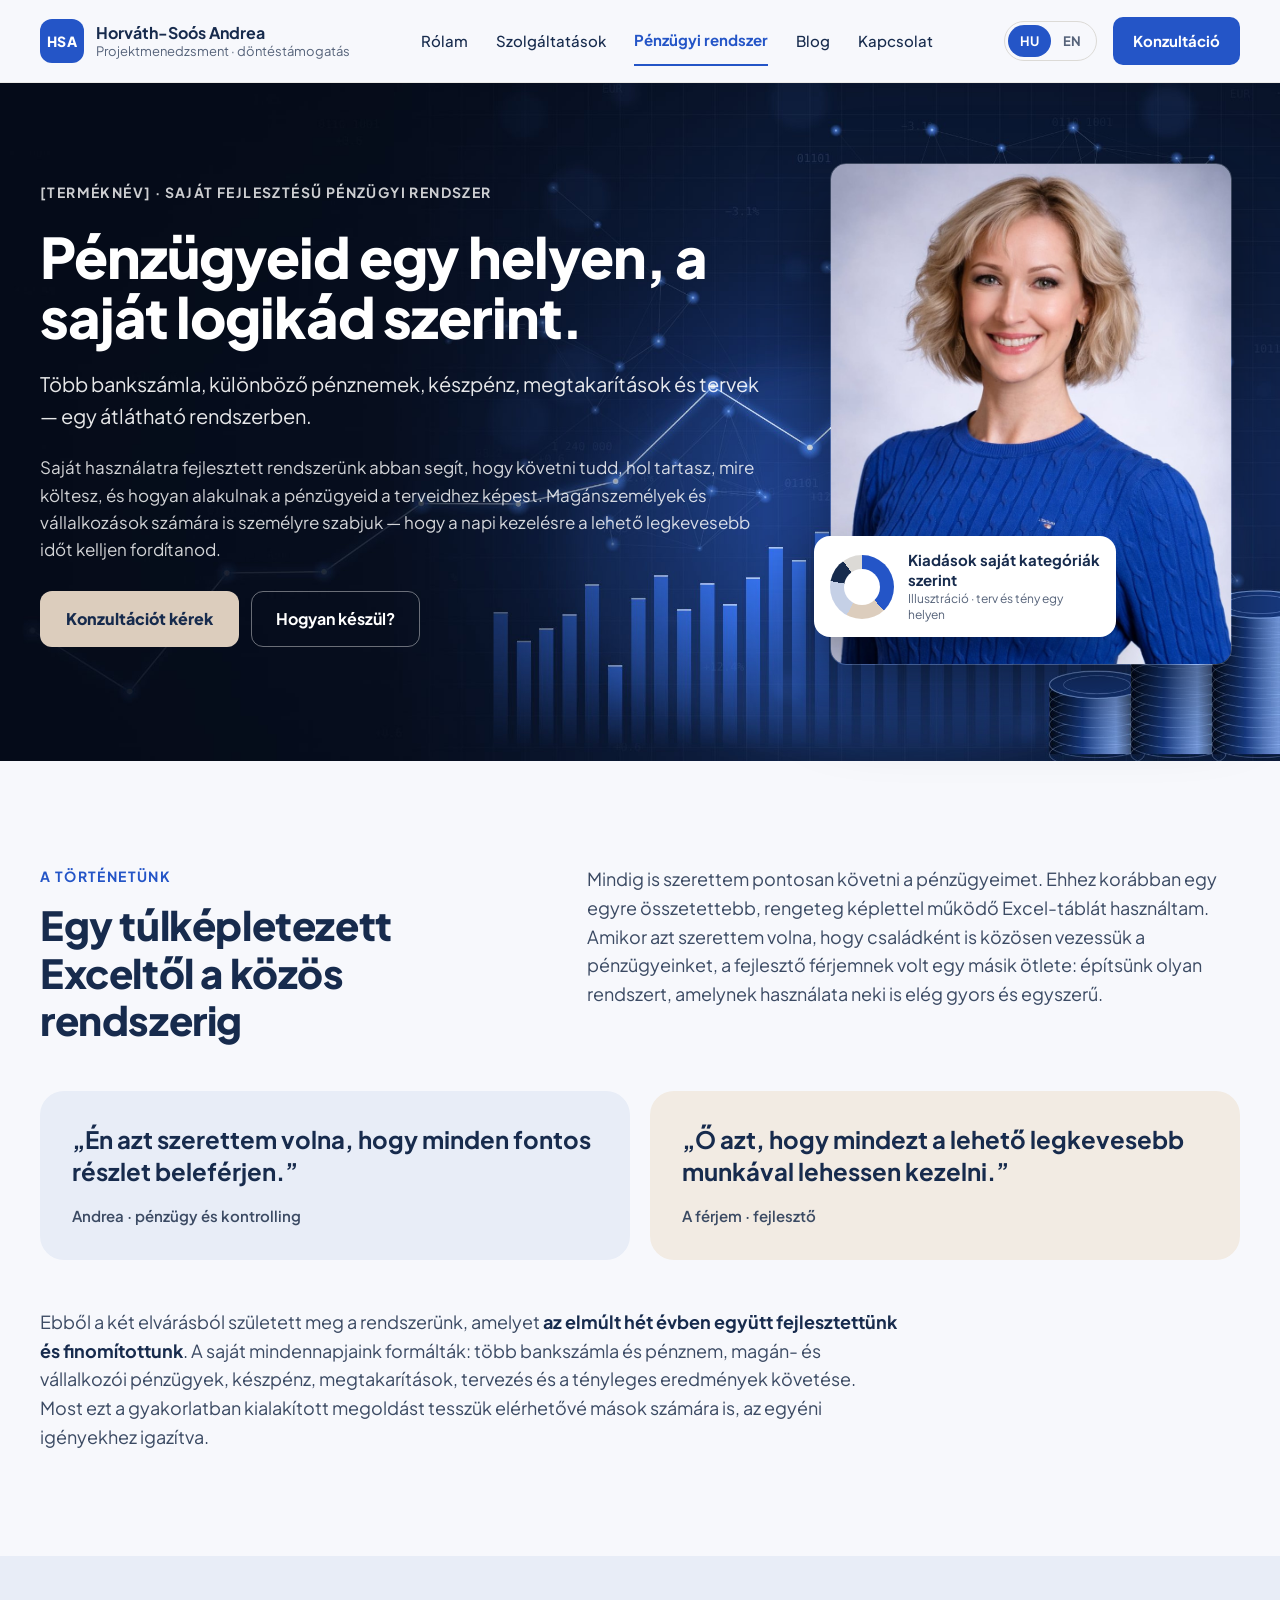
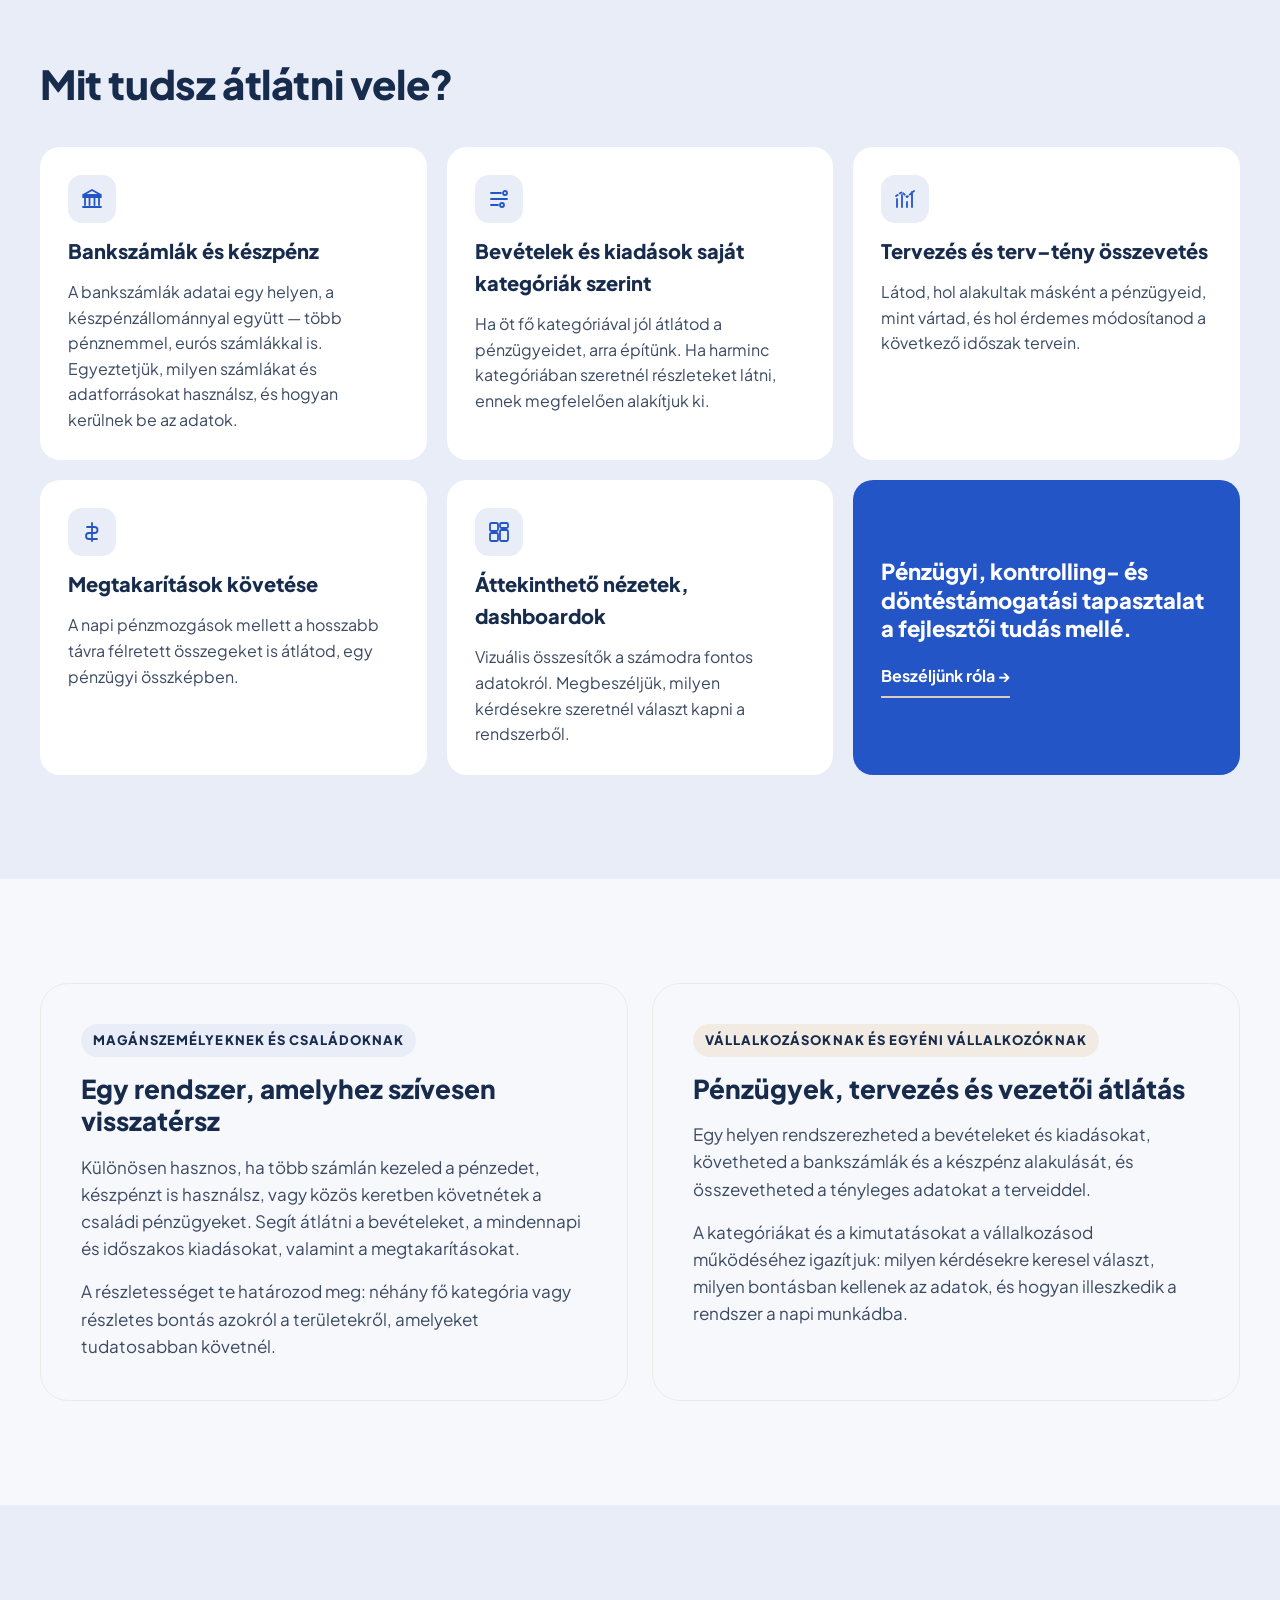
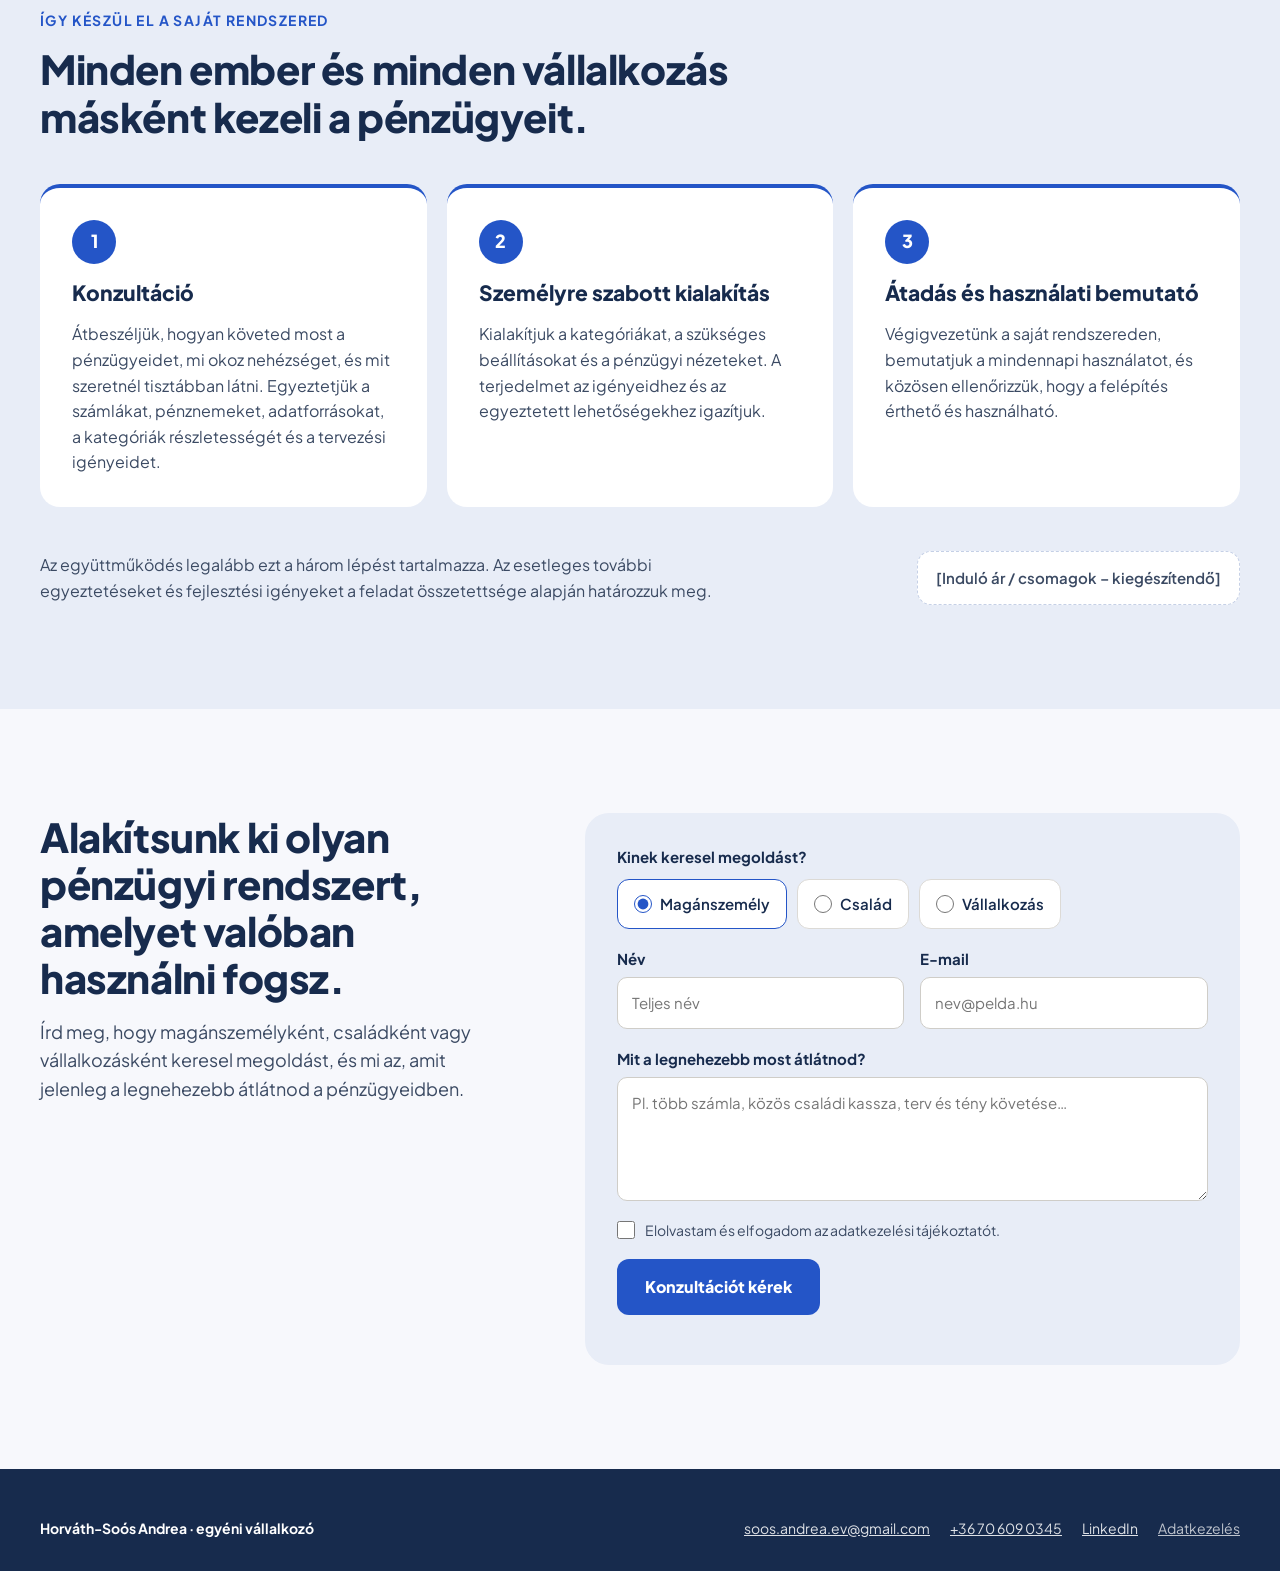
<file: penzugyi-rendszer/index.html>
<!doctype html>
<html lang="hu">
<head>
<meta charset="utf-8">
<meta name="viewport" content="width=device-width, initial-scale=1">
<title>Pénzügyi rendszer – Horváth-Soós Andrea</title>
<meta name="description" content="Saját fejlesztésű, személyre szabott pénzügyi rendszer magánszemélyeknek, családoknak és vállalkozásoknak.">
<meta property="og:type" content="website">
<meta property="og:title" content="Pénzügyi rendszer – Horváth-Soós Andrea">
<meta property="og:description" content="Saját fejlesztésű, személyre szabott pénzügyi rendszer magánszemélyeknek, családoknak és vállalkozásoknak.">
<link rel="icon" href="../assets/img/favicon.svg" type="image/svg+xml">
<link rel="preconnect" href="https://fonts.googleapis.com">
<link rel="preconnect" href="https://fonts.gstatic.com" crossorigin>
<link href="https://fonts.googleapis.com/css2?family=Playfair+Display:ital,wght@1,500;1,600&amp;family=Plus+Jakarta+Sans:wght@400;500;600;700;800&amp;display=swap" rel="stylesheet">
<link rel="stylesheet" href="../assets/css/site.css">
<script src="../assets/js/site.js" defer></script>
</head>
<body>
<div style="font-family: 'Plus Jakarta Sans', system-ui, sans-serif; color: #172B4D; background: #F7F8FC; width: 100%; line-height: 1.6">

<header class="site-header" style="background: #F7F8FC; border-bottom: 1px solid #ECEBE8">
<div style="max-width: 1200px; margin: 0 auto; padding: 16px 24px; display: flex; flex-wrap: wrap; align-items: center; justify-content: space-between; gap: 16px">
<a href="../" style="display: flex; align-items: center; gap: 12px; text-decoration: none; color: #172B4D">
<span style="width: 44px; height: 44px; border-radius: 12px; background: #2455C7; color: #FFFFFF; display: flex; align-items: center; justify-content: center; font-weight: 800; font-size: 14px; letter-spacing: 0.04em">HSA</span>
<span style="display: flex; flex-direction: column; line-height: 1.25"><span style="font-weight: 700; font-size: 16px">Horváth-Soós Andrea</span><span style="font-size: 13px; color: #56637A">Projektmenedzsment · döntéstámogatás</span></span>
</a>
<button type="button" class="nav-toggle" aria-expanded="false" aria-controls="site-nav" aria-label="Menü" style="color: #172B4D"><svg aria-hidden="true" width="26" height="26" viewBox="0 0 24 24" fill="none" stroke="currentColor" stroke-width="2" stroke-linecap="round"><path d="M4 7h16M4 12h16M4 17h16"/></svg></button>
<nav id="site-nav" class="site-nav" aria-label="Fő navigáció" style="display: flex; flex-wrap: wrap; align-items: center; gap: 0 28px">
<a href="../rolam/" style="color: #172B4D; text-decoration: none; font-weight: 500; font-size: 15px; padding: 12px 0">Rólam</a>
<a href="../szolgaltatasok/" style="color: #172B4D; text-decoration: none; font-weight: 500; font-size: 15px; padding: 12px 0">Szolgáltatások</a>
<a href="../penzugyi-rendszer/" aria-current="page" style="color: #2455C7; text-decoration: none; font-weight: 700; font-size: 15px; padding: 12px 0; border-bottom: 2px solid #2455C7">Pénzügyi rendszer</a>
<a href="../blog/" style="color: #172B4D; text-decoration: none; font-weight: 500; font-size: 15px; padding: 12px 0">Blog</a>
<a href="../kapcsolat/" style="color: #172B4D; text-decoration: none; font-weight: 500; font-size: 15px; padding: 12px 0">Kapcsolat</a>
</nav>
<div class="site-actions" style="display: flex; align-items: center; gap: 16px">
<div role="group" aria-label="Nyelvválasztó" style="display: flex; align-items: center; border: 1px solid #DCDAD6; border-radius: 999px; padding: 3px; font-size: 13px; font-weight: 700">
<span aria-current="true" style="background: #2455C7; color: #FFFFFF; border-radius: 999px; padding: 6px 12px">HU</span>
<a href="../en/" style="color: #56637A; text-decoration: none; padding: 6px 12px">EN</a>
</div>
<a href="#konzultacio" style="background: #2455C7; color: #FFFFFF; text-decoration: none; font-weight: 700; font-size: 15px; padding: 12px 20px; border-radius: 10px">Konzultáció</a>
</div>
</div>
</header>

<section class="art-fin" style="background-color: #172B4D; color: #FFFFFF">
<div style="max-width: 1200px; margin: 0 auto; padding: 80px 24px 96px; display: flex; flex-wrap: wrap; gap: 56px; align-items: center">
<div style="flex: 1 1 480px; min-width: 0; display: flex; flex-direction: column; gap: 22px">
<span style="font-size: 14px; font-weight: 700; letter-spacing: 0.1em; text-transform: uppercase; color: rgba(255, 255, 255, 0.8)">[Terméknév] · saját fejlesztésű pénzügyi rendszer</span>
<h1 style="margin: 0; font-size: clamp(36px, 4.6vw, 56px); line-height: 1.08; font-weight: 800; letter-spacing: -0.02em">Pénzügyeid egy helyen, a saját logikád szerint.</h1>
<p style="margin: 0; font-size: 20px; color: rgba(255, 255, 255, 0.9)">Több bankszámla, különböző pénznemek, készpénz, megtakarítások és tervek — egy átlátható rendszerben.</p>
<p style="margin: 0; font-size: 17px; color: rgba(255, 255, 255, 0.82)">Saját használatra fejlesztett rendszerünk abban segít, hogy követni tudd, hol tartasz, mire költesz, és hogyan alakulnak a pénzügyeid a terveidhez képest. Magánszemélyek és vállalkozások számára is személyre szabjuk — hogy a napi kezelésre a lehető legkevesebb időt kelljen fordítanod.</p>
<div style="display: flex; flex-wrap: wrap; gap: 12px; margin-top: 6px">
<a href="#konzultacio" style="background: #DCCDBD; color: #172B4D; text-decoration: none; font-weight: 800; font-size: 16px; padding: 15px 26px; border-radius: 12px">Konzultációt kérek</a>
<a href="#lepesek" style="color: #FFFFFF; text-decoration: none; font-weight: 700; font-size: 16px; padding: 14px 24px; border-radius: 12px; border: 1.5px solid rgba(255, 255, 255, 0.4)">Hogyan készül?</a>
</div>
</div>
<div style="flex: 0 1 420px; min-width: 0; display: flex; justify-content: center">
<div style="position: relative; width: 100%; max-width: 400px">
<img src="../assets/img/portre-kek.jpg" alt="Horváth-Soós Andrea portréja" style="display: block; width: 100%; aspect-ratio: 4 / 5; object-fit: cover; object-position: 50% 20%; border-radius: 16px; border: 1px solid rgba(255, 255, 255, 0.2); box-shadow: 0 30px 80px rgba(0, 0, 0, 0.45)">
<div style="position: absolute; left: -16px; bottom: 28px; background: #FFFFFF; color: #172B4D; border-radius: 16px; padding: 14px 16px; box-shadow: 0 20px 48px rgba(0, 0, 0, 0.35); display: flex; gap: 14px; align-items: center; max-width: 270px">
<span aria-hidden="true" style="flex: 0 0 auto; width: 64px; height: 64px; border-radius: 50%; background: conic-gradient(#2455C7 0 38%, #DCCDBD 38% 58%, #C5D0E6 58% 78%, #172B4D 78% 90%, #DCDAD6 90% 100%); position: relative"><span style="position: absolute; inset: 14px; border-radius: 50%; background: #FFFFFF"></span></span>
<span style="display: flex; flex-direction: column; line-height: 1.35"><strong style="font-size: 15px">Kiadások saját kategóriák szerint</strong><span style="font-size: 12px; color: #56637A">Illusztráció · terv és tény egy helyen</span></span>
</div>
</div>
</div>
</div>
</section>

<section>
<div style="max-width: 1200px; margin: 0 auto; padding: 104px 24px; display: flex; flex-direction: column; gap: 48px">
<div style="display: flex; flex-wrap: wrap; gap: 40px 72px">
<div style="flex: 1 1 360px; min-width: 0; display: flex; flex-direction: column; gap: 14px">
<span style="font-size: 14px; font-weight: 700; letter-spacing: 0.1em; text-transform: uppercase; color: #2455C7">A történetünk</span>
<h2 style="margin: 0; font-size: clamp(28px, 3.2vw, 40px); line-height: 1.18; font-weight: 800; letter-spacing: -0.01em">Egy túlképletezett Exceltől a közös rendszerig</h2>
</div>
<div style="flex: 1.5 1 480px; min-width: 0; display: flex; flex-direction: column; gap: 18px; font-size: 18px; color: #3B4A63">
<p style="margin: 0">Mindig is szerettem pontosan követni a pénzügyeimet. Ehhez korábban egy egyre összetettebb, rengeteg képlettel működő Excel-táblát használtam. Amikor azt szerettem volna, hogy családként is közösen vezessük a pénzügyeinket, a fejlesztő férjemnek volt egy másik ötlete: építsünk olyan rendszert, amelynek használata neki is elég gyors és egyszerű.</p>
</div>
</div>
<div style="display: grid; grid-template-columns: repeat(auto-fit, minmax(300px, 1fr)); gap: 20px">
<figure style="margin: 0; background: #E8EDF7; border-radius: 24px; padding: 32px; display: flex; flex-direction: column; gap: 16px">
<blockquote style="margin: 0; font-size: 24px; line-height: 1.35; font-weight: 700; color: #172B4D">„Én azt szerettem volna, hogy minden fontos részlet beleférjen.”</blockquote>
<figcaption style="font-size: 15px; color: #3B4A63; font-weight: 600">Andrea · pénzügy és kontrolling</figcaption>
</figure>
<figure style="margin: 0; background: #F2EBE3; border-radius: 24px; padding: 32px; display: flex; flex-direction: column; gap: 16px">
<blockquote style="margin: 0; font-size: 24px; line-height: 1.35; font-weight: 700; color: #172B4D">„Ő azt, hogy mindezt a lehető legkevesebb munkával lehessen kezelni.”</blockquote>
<figcaption style="font-size: 15px; color: #3B4A63; font-weight: 600">A férjem · fejlesztő</figcaption>
</figure>
</div>
<p style="margin: 0; font-size: 18px; color: #3B4A63; max-width: 860px">Ebből a két elvárásból született meg a rendszerünk, amelyet <strong style="color: #172B4D">az elmúlt hét évben együtt fejlesztettünk és finomítottunk</strong>. A saját mindennapjaink formálták: több bankszámla és pénznem, magán- és vállalkozói pénzügyek, készpénz, megtakarítások, tervezés és a tényleges eredmények követése. Most ezt a gyakorlatban kialakított megoldást tesszük elérhetővé mások számára is, az egyéni igényekhez igazítva.</p>
</div>
</section>

<section style="background: #E8EDF7">
<div style="max-width: 1200px; margin: 0 auto; padding: 104px 24px; display: flex; flex-direction: column; gap: 40px">
<h2 style="margin: 0; font-size: clamp(28px, 3.2vw, 40px); line-height: 1.18; font-weight: 800; letter-spacing: -0.01em">Mit tudsz átlátni vele?</h2>
<div style="display: grid; grid-template-columns: repeat(auto-fit, minmax(320px, 1fr)); gap: 20px">
<div style="background: #FFFFFF; border-radius: 20px; padding: 28px; display: flex; flex-direction: column; gap: 12px">
<span aria-hidden="true" style="width: 48px; height: 48px; border-radius: 14px; background: #E8EDF7; display: flex; align-items: center; justify-content: center"><svg width="24" height="24" viewBox="0 0 24 24" fill="none" stroke="currentColor" stroke-width="1.8" stroke-linecap="round" stroke-linejoin="round" style="color: #2455C7"><path d="M3 10h18M5 10v8M9.5 10v8M14.5 10v8M19 10v8M3 20h18M12 3l9 5H3Z"/></svg></span>
<h3 style="margin: 0; font-size: 20px; font-weight: 800">Bankszámlák és készpénz</h3>
<p style="margin: 0; font-size: 16px; color: #3B4A63">A bankszámlák adatai egy helyen, a készpénzállománnyal együtt — több pénznemmel, eurós számlákkal is. Egyeztetjük, milyen számlákat és adatforrásokat használsz, és hogyan kerülnek be az adatok.</p>
</div>
<div style="background: #FFFFFF; border-radius: 20px; padding: 28px; display: flex; flex-direction: column; gap: 12px">
<span aria-hidden="true" style="width: 48px; height: 48px; border-radius: 14px; background: #E8EDF7; display: flex; align-items: center; justify-content: center"><svg width="24" height="24" viewBox="0 0 24 24" fill="none" stroke="currentColor" stroke-width="1.8" stroke-linecap="round" stroke-linejoin="round" style="color: #2455C7"><path d="M4 6h10M4 12h16M4 18h7"/><circle cx="18" cy="6" r="2"/><circle cx="15" cy="18" r="2"/></svg></span>
<h3 style="margin: 0; font-size: 20px; font-weight: 800">Bevételek és kiadások saját kategóriák szerint</h3>
<p style="margin: 0; font-size: 16px; color: #3B4A63">Ha öt fő kategóriával jól átlátod a pénzügyeidet, arra építünk. Ha harminc kategóriában szeretnél részleteket látni, ennek megfelelően alakítjuk ki.</p>
</div>
<div style="background: #FFFFFF; border-radius: 20px; padding: 28px; display: flex; flex-direction: column; gap: 12px">
<span aria-hidden="true" style="width: 48px; height: 48px; border-radius: 14px; background: #E8EDF7; display: flex; align-items: center; justify-content: center"><svg width="24" height="24" viewBox="0 0 24 24" fill="none" stroke="currentColor" stroke-width="1.8" stroke-linecap="round" stroke-linejoin="round" style="color: #2455C7"><path d="M4 20V12M9 20V8M14 20v-5M19 20V5"/><path d="M3 9l6-4 5 5 7-6" stroke-dasharray="2 2.5"/></svg></span>
<h3 style="margin: 0; font-size: 20px; font-weight: 800">Tervezés és terv–tény összevetés</h3>
<p style="margin: 0; font-size: 16px; color: #3B4A63">Látod, hol alakultak másként a pénzügyeid, mint vártad, és hol érdemes módosítanod a következő időszak tervein.</p>
</div>
<div style="background: #FFFFFF; border-radius: 20px; padding: 28px; display: flex; flex-direction: column; gap: 12px">
<span aria-hidden="true" style="width: 48px; height: 48px; border-radius: 14px; background: #E8EDF7; display: flex; align-items: center; justify-content: center"><svg width="24" height="24" viewBox="0 0 24 24" fill="none" stroke="currentColor" stroke-width="1.8" stroke-linecap="round" stroke-linejoin="round" style="color: #2455C7"><path d="M12 3v18M7 7h7.5a3 3 0 0 1 0 6H9a3 3 0 0 0 0 6h8"/></svg></span>
<h3 style="margin: 0; font-size: 20px; font-weight: 800">Megtakarítások követése</h3>
<p style="margin: 0; font-size: 16px; color: #3B4A63">A napi pénzmozgások mellett a hosszabb távra félretett összegeket is átlátod, egy pénzügyi összképben.</p>
</div>
<div style="background: #FFFFFF; border-radius: 20px; padding: 28px; display: flex; flex-direction: column; gap: 12px">
<span aria-hidden="true" style="width: 48px; height: 48px; border-radius: 14px; background: #E8EDF7; display: flex; align-items: center; justify-content: center"><svg width="24" height="24" viewBox="0 0 24 24" fill="none" stroke="currentColor" stroke-width="1.8" stroke-linecap="round" stroke-linejoin="round" style="color: #2455C7"><rect x="3" y="3" width="8" height="8" rx="1.5"/><rect x="13" y="3" width="8" height="5" rx="1.5"/><rect x="13" y="10" width="8" height="11" rx="1.5"/><rect x="3" y="13" width="8" height="8" rx="1.5"/></svg></span>
<h3 style="margin: 0; font-size: 20px; font-weight: 800">Áttekinthető nézetek, dashboardok</h3>
<p style="margin: 0; font-size: 16px; color: #3B4A63">Vizuális összesítők a számodra fontos adatokról. Megbeszéljük, milyen kérdésekre szeretnél választ kapni a rendszerből.</p>
</div>
<div style="background: #2455C7; color: #FFFFFF; border-radius: 20px; padding: 28px; display: flex; flex-direction: column; gap: 12px; justify-content: center">
<span style="font-size: 22px; font-weight: 800; line-height: 1.3">Pénzügyi, kontrolling- és döntéstámogatási tapasztalat a fejlesztői tudás mellé.</span>
<a href="#konzultacio" style="align-self: flex-start; color: #FFFFFF; font-weight: 700; text-decoration: none; padding: 8px 0; border-bottom: 2px solid #DCCDBD">Beszéljünk róla <span aria-hidden="true">→</span></a>
</div>
</div>
</div>
</section>

<section>
<div style="max-width: 1200px; margin: 0 auto; padding: 104px 24px; display: grid; grid-template-columns: repeat(auto-fit, minmax(340px, 1fr)); gap: 24px">
<div style="border: 1px solid #ECEBE8; border-radius: 28px; padding: 40px; display: flex; flex-direction: column; gap: 16px">
<span style="align-self: flex-start; font-size: 13px; font-weight: 800; letter-spacing: 0.08em; text-transform: uppercase; color: #172B4D; background: #E8EDF7; padding: 6px 12px; border-radius: 999px">Magánszemélyeknek és családoknak</span>
<h3 style="margin: 0; font-size: 26px; line-height: 1.25; font-weight: 800">Egy rendszer, amelyhez szívesen visszatérsz</h3>
<p style="margin: 0; font-size: 17px; color: #3B4A63">Különösen hasznos, ha több számlán kezeled a pénzedet, készpénzt is használsz, vagy közös keretben követnétek a családi pénzügyeket. Segít átlátni a bevételeket, a mindennapi és időszakos kiadásokat, valamint a megtakarításokat.</p>
<p style="margin: 0; font-size: 17px; color: #3B4A63">A részletességet te határozod meg: néhány fő kategória vagy részletes bontás azokról a területekről, amelyeket tudatosabban követnél.</p>
</div>
<div style="border: 1px solid #ECEBE8; border-radius: 28px; padding: 40px; display: flex; flex-direction: column; gap: 16px">
<span style="align-self: flex-start; font-size: 13px; font-weight: 800; letter-spacing: 0.08em; text-transform: uppercase; color: #172B4D; background: #F2EBE3; padding: 6px 12px; border-radius: 999px">Vállalkozásoknak és egyéni vállalkozóknak</span>
<h3 style="margin: 0; font-size: 26px; line-height: 1.25; font-weight: 800">Pénzügyek, tervezés és vezetői átlátás</h3>
<p style="margin: 0; font-size: 17px; color: #3B4A63">Egy helyen rendszerezheted a bevételeket és kiadásokat, követheted a bankszámlák és a készpénz alakulását, és összevetheted a tényleges adatokat a terveiddel.</p>
<p style="margin: 0; font-size: 17px; color: #3B4A63">A kategóriákat és a kimutatásokat a vállalkozásod működéséhez igazítjuk: milyen kérdésekre keresel választ, milyen bontásban kellenek az adatok, és hogyan illeszkedik a rendszer a napi munkádba.</p>
</div>
</div>
</section>

<section id="lepesek" style="background: #E8EDF7">
<div style="max-width: 1200px; margin: 0 auto; padding: 104px 24px; display: flex; flex-direction: column; gap: 44px">
<div style="display: flex; flex-direction: column; gap: 14px; max-width: 760px">
<span style="font-size: 14px; font-weight: 700; letter-spacing: 0.1em; text-transform: uppercase; color: #2455C7">Így készül el a saját rendszered</span>
<h2 style="margin: 0; font-size: clamp(28px, 3.2vw, 40px); line-height: 1.18; font-weight: 800; letter-spacing: -0.01em">Minden ember és minden vállalkozás másként kezeli a pénzügyeit.</h2>
</div>
<ol style="list-style: none; margin: 0; padding: 0; display: grid; grid-template-columns: repeat(auto-fit, minmax(280px, 1fr)); gap: 20px">
<li style="background: #FFFFFF; border-radius: 20px; padding: 32px; display: flex; flex-direction: column; gap: 12px; border-top: 4px solid #2455C7"><span style="width: 44px; height: 44px; border-radius: 50%; background: #2455C7; color: #FFFFFF; font-weight: 800; font-size: 18px; display: flex; align-items: center; justify-content: center">1</span><h3 style="margin: 0; font-size: 21px; font-weight: 800">Konzultáció</h3><p style="margin: 0; font-size: 16px; color: #3B4A63">Átbeszéljük, hogyan követed most a pénzügyeidet, mi okoz nehézséget, és mit szeretnél tisztábban látni. Egyeztetjük a számlákat, pénznemeket, adatforrásokat, a kategóriák részletességét és a tervezési igényeidet.</p></li>
<li style="background: #FFFFFF; border-radius: 20px; padding: 32px; display: flex; flex-direction: column; gap: 12px; border-top: 4px solid #2455C7"><span style="width: 44px; height: 44px; border-radius: 50%; background: #2455C7; color: #FFFFFF; font-weight: 800; font-size: 18px; display: flex; align-items: center; justify-content: center">2</span><h3 style="margin: 0; font-size: 21px; font-weight: 800">Személyre szabott kialakítás</h3><p style="margin: 0; font-size: 16px; color: #3B4A63">Kialakítjuk a kategóriákat, a szükséges beállításokat és a pénzügyi nézeteket. A terjedelmet az igényeidhez és az egyeztetett lehetőségekhez igazítjuk.</p></li>
<li style="background: #FFFFFF; border-radius: 20px; padding: 32px; display: flex; flex-direction: column; gap: 12px; border-top: 4px solid #2455C7"><span style="width: 44px; height: 44px; border-radius: 50%; background: #2455C7; color: #FFFFFF; font-weight: 800; font-size: 18px; display: flex; align-items: center; justify-content: center">3</span><h3 style="margin: 0; font-size: 21px; font-weight: 800">Átadás és használati bemutató</h3><p style="margin: 0; font-size: 16px; color: #3B4A63">Végigvezetünk a saját rendszereden, bemutatjuk a mindennapi használatot, és közösen ellenőrizzük, hogy a felépítés érthető és használható.</p></li>
</ol>
<div style="display: flex; flex-wrap: wrap; gap: 16px 32px; justify-content: space-between; align-items: center">
<p style="margin: 0; font-size: 16px; color: #3B4A63; max-width: 720px">Az együttműködés legalább ezt a három lépést tartalmazza. Az esetleges további egyeztetéseket és fejlesztési igényeket a feladat összetettsége alapján határozzuk meg.</p>
<span style="background: #FFFFFF; border: 1.5px dashed #C5D0E6; border-radius: 14px; padding: 14px 18px; font-size: 15px; font-weight: 600; color: #3B4A63">[Induló ár / csomagok – kiegészítendő]</span>
</div>
</div>
</section>

<section id="konzultacio">
<div style="max-width: 1200px; margin: 0 auto; padding: 104px 24px; display: flex; flex-wrap: wrap; gap: 48px 72px">
<div style="flex: 1 1 380px; min-width: 0; display: flex; flex-direction: column; gap: 16px">
<h2 style="margin: 0; font-size: clamp(28px, 3.2vw, 40px); line-height: 1.18; font-weight: 800; letter-spacing: -0.01em">Alakítsunk ki olyan pénzügyi rendszert, amelyet valóban használni fogsz.</h2>
<p style="margin: 0; font-size: 18px; color: #3B4A63">Írd meg, hogy magánszemélyként, családként vagy vállalkozásként keresel megoldást, és mi az, amit jelenleg a legnehezebb átlátnod a pénzügyeidben.</p>
</div>
<form class="js-mail-form" data-subject="Pénzügyi rendszer – konzultáció" style="flex: 1.2 1 480px; min-width: 0; background: #E8EDF7; border-radius: 24px; padding: 32px; display: flex; flex-direction: column; gap: 18px">
<fieldset style="border: 0; margin: 0; padding: 0; display: flex; flex-direction: column; gap: 10px">
<legend style="font-size: 15px; font-weight: 700; padding: 0; margin-bottom: 10px">Kinek keresel megoldást?</legend>
<div style="display: flex; flex-wrap: wrap; gap: 10px">
<label class="radio-pill" style="display: flex; align-items: center; gap: 8px; background: #FFFFFF; border-radius: 12px; padding: 12px 16px; font-size: 15px; font-weight: 600"><input type="radio" name="Kinek" value="Magánszemély" checked style="accent-color: #2455C7; width: 18px; height: 18px; margin: 0">Magánszemély</label>
<label class="radio-pill" style="display: flex; align-items: center; gap: 8px; background: #FFFFFF; border-radius: 12px; padding: 12px 16px; font-size: 15px; font-weight: 600"><input type="radio" name="Kinek" value="Család" style="accent-color: #2455C7; width: 18px; height: 18px; margin: 0">Család</label>
<label class="radio-pill" style="display: flex; align-items: center; gap: 8px; background: #FFFFFF; border-radius: 12px; padding: 12px 16px; font-size: 15px; font-weight: 600"><input type="radio" name="Kinek" value="Vállalkozás" style="accent-color: #2455C7; width: 18px; height: 18px; margin: 0">Vállalkozás</label>
</div>
</fieldset>
<div style="display: grid; grid-template-columns: repeat(auto-fit, minmax(200px, 1fr)); gap: 16px">
<label style="display: flex; flex-direction: column; gap: 6px; font-size: 15px; font-weight: 700">Név<input type="text" name="Név" required autocomplete="name" placeholder="Teljes név" style="font: inherit; font-weight: 400; padding: 13px 14px; border: 1.5px solid #CFCDC8; border-radius: 10px; background: #FFFFFF"></label>
<label style="display: flex; flex-direction: column; gap: 6px; font-size: 15px; font-weight: 700">E-mail<input type="email" name="E-mail" required autocomplete="email" placeholder="nev@pelda.hu" style="font: inherit; font-weight: 400; padding: 13px 14px; border: 1.5px solid #CFCDC8; border-radius: 10px; background: #FFFFFF"></label>
</div>
<label style="display: flex; flex-direction: column; gap: 6px; font-size: 15px; font-weight: 700">Mit a legnehezebb most átlátnod?<textarea rows="4" name="Üzenet" required placeholder="Pl. több számla, közös családi kassza, terv és tény követése…" style="font: inherit; font-weight: 400; padding: 13px 14px; border: 1.5px solid #CFCDC8; border-radius: 10px; background: #FFFFFF; resize: vertical"></textarea></label>
<label style="display: flex; align-items: flex-start; gap: 10px; font-size: 14px; color: #3B4A63"><input type="checkbox" name="Adatkezelés elfogadva" value="igen" required style="accent-color: #2455C7; width: 18px; height: 18px; margin: 2px 0 0">Elolvastam és elfogadom az adatkezelési tájékoztatót.</label>
<button type="submit" style="align-self: flex-start; font: inherit; font-weight: 800; font-size: 16px; background: #2455C7; color: #FFFFFF; border: 0; border-radius: 12px; padding: 15px 28px; cursor: pointer">Konzultációt kérek</button>
<p class="form-status" role="status" aria-live="polite" style="flex: 1 1 100%; margin: 0; font-size: 15px; font-weight: 600; color: #2455C7"></p>
</form>
</div>
</section>

<footer style="background: #172B4D; color: rgba(255, 255, 255, 0.86)">
<div style="max-width: 1200px; margin: 0 auto; padding: 48px 24px 32px; display: flex; flex-wrap: wrap; gap: 16px 32px; justify-content: space-between; font-size: 14px">
<span style="font-weight: 700; color: #FFFFFF">Horváth-Soós Andrea · egyéni vállalkozó</span>
<span style="display: flex; flex-wrap: wrap; gap: 20px"><a href="mailto:soos.andrea.ev@gmail.com" style="color: rgba(255, 255, 255, 0.86)">soos.andrea.ev@gmail.com</a><a href="tel:+36706090345" style="color: rgba(255, 255, 255, 0.86)">+36 70 609 0345</a><a href="https://www.linkedin.com/in/andrea-horvath-soos-pm" style="color: rgba(255, 255, 255, 0.86)">LinkedIn</a><a href="#" style="color: rgba(255, 255, 255, 0.72)">Adatkezelés</a></span>
</div>
</footer>

</div>
</body>
</html>
</file>
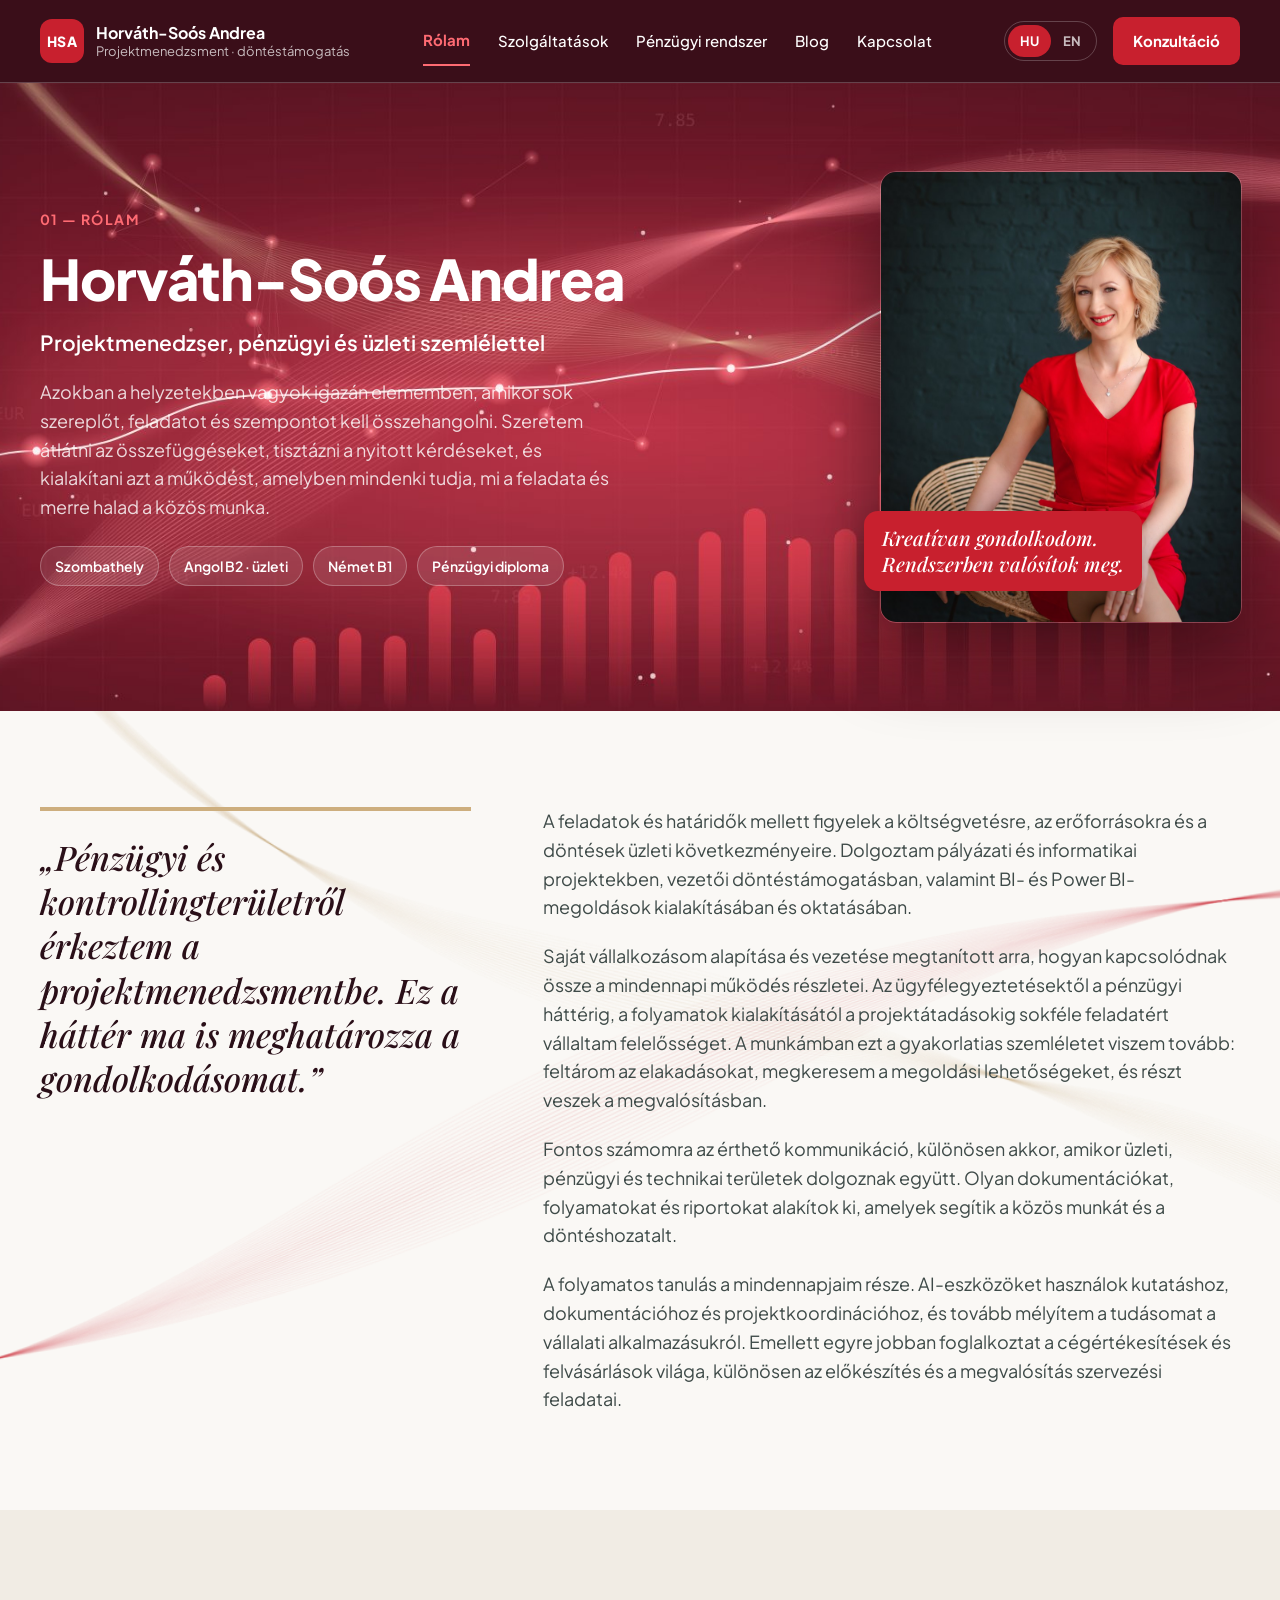
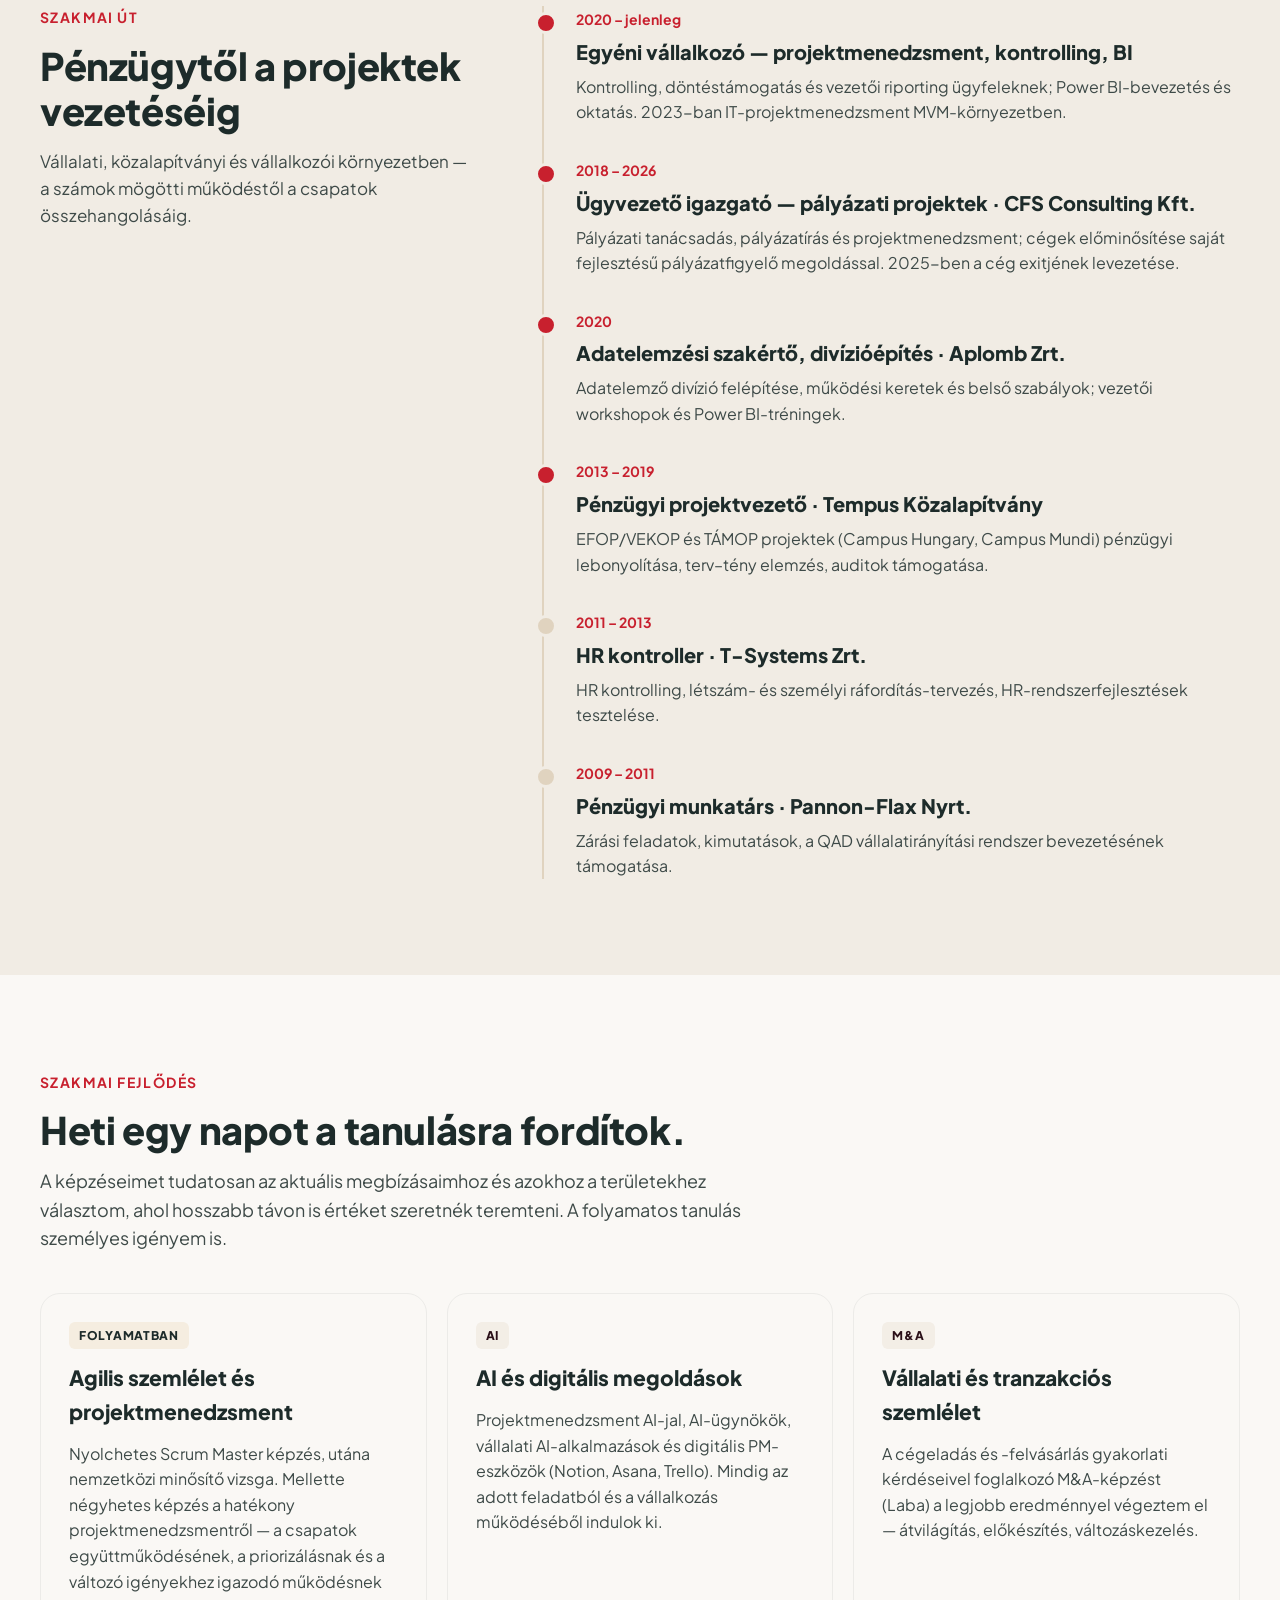
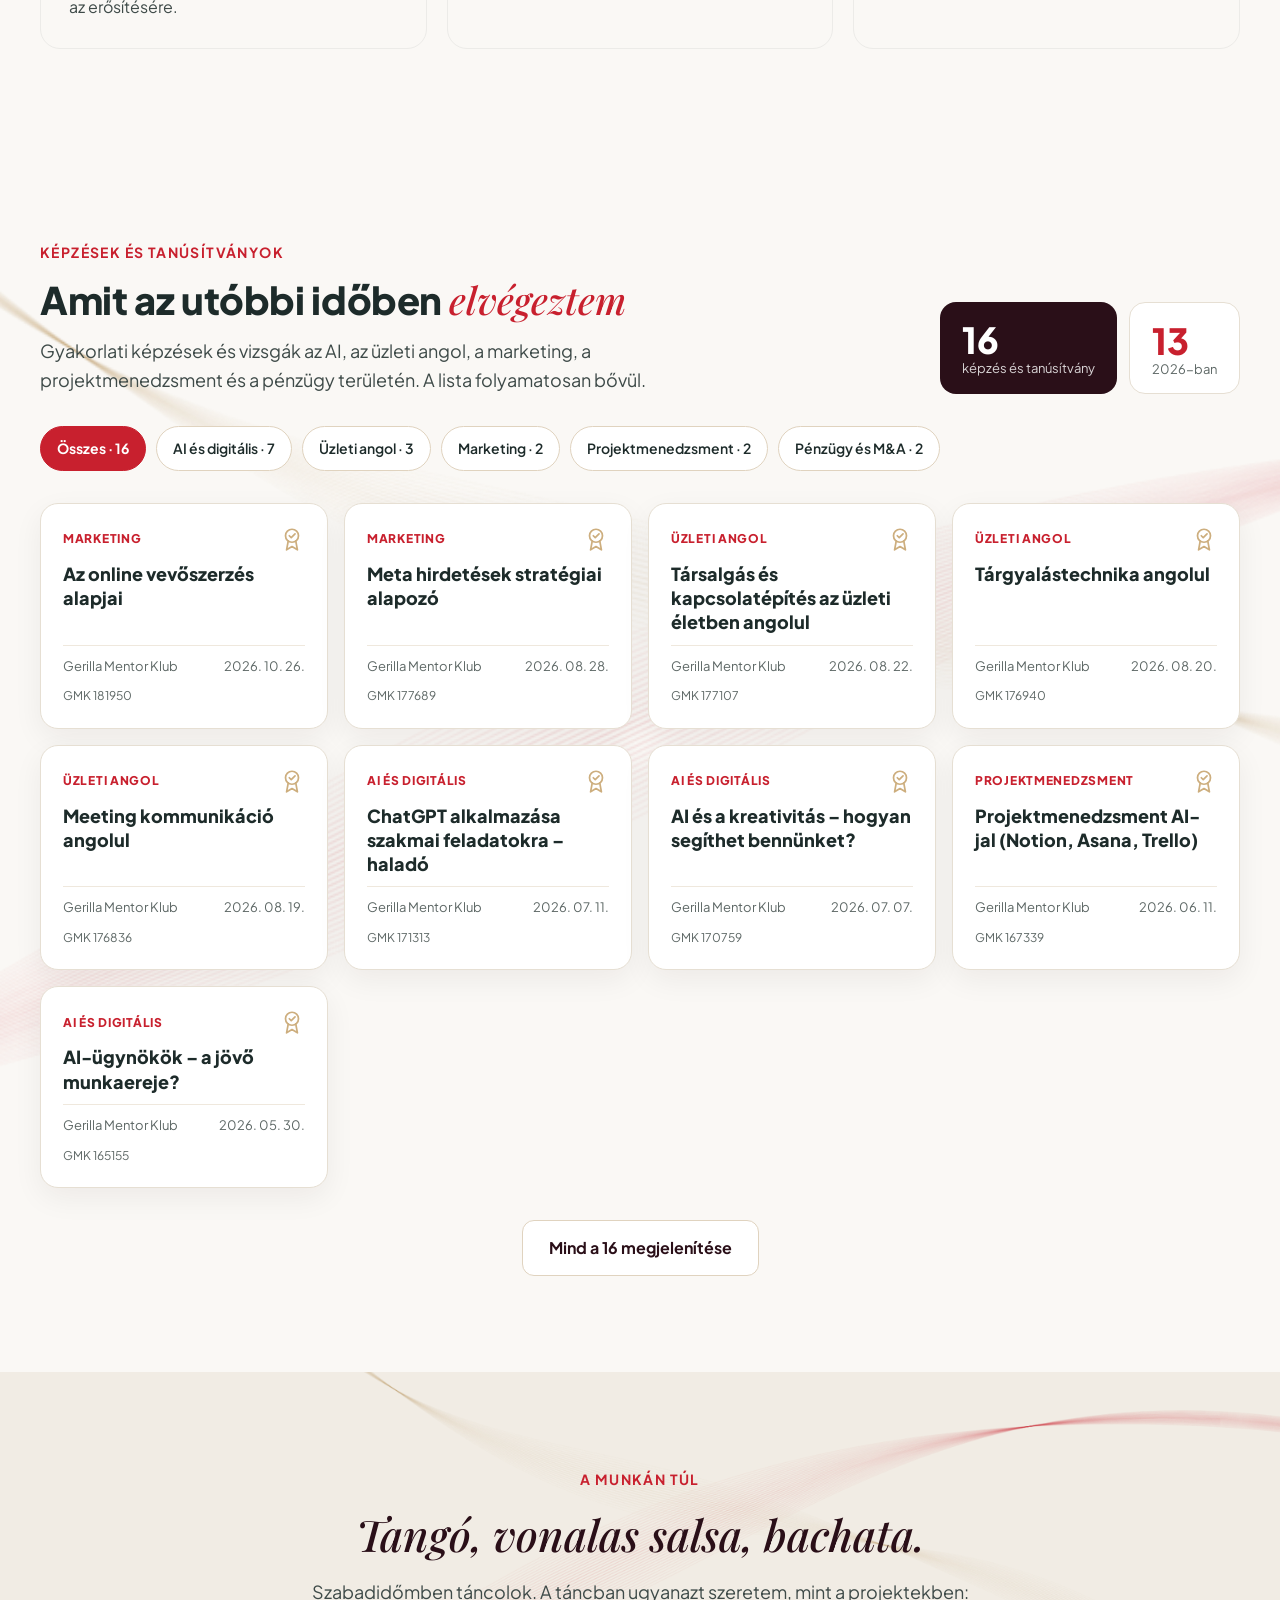
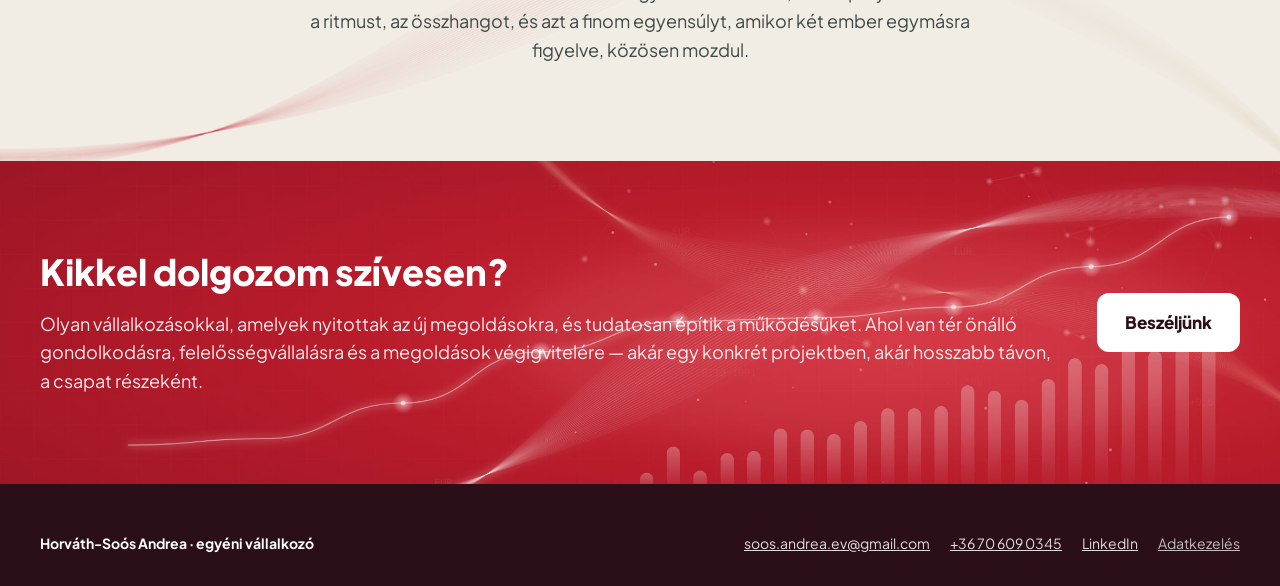
<file: rolam/index.html>
<!doctype html>
<html lang="hu">
<head>
<meta charset="utf-8">
<meta name="viewport" content="width=device-width, initial-scale=1">
<title>Rólam – Horváth-Soós Andrea</title>
<meta name="description" content="Horváth-Soós Andrea bemutatkozása: pénzügyi és kontrolling háttér, szakmai út, képzések és tanúsítványok.">
<meta property="og:type" content="website">
<meta property="og:title" content="Rólam – Horváth-Soós Andrea">
<meta property="og:description" content="Horváth-Soós Andrea bemutatkozása: pénzügyi és kontrolling háttér, szakmai út, képzések és tanúsítványok.">
<link rel="icon" href="../assets/img/favicon.svg" type="image/svg+xml">
<link rel="preconnect" href="https://fonts.googleapis.com">
<link rel="preconnect" href="https://fonts.gstatic.com" crossorigin>
<link href="https://fonts.googleapis.com/css2?family=Playfair+Display:ital,wght@1,500;1,600&amp;family=Plus+Jakarta+Sans:wght@400;500;600;700;800&amp;display=swap" rel="stylesheet">
<link rel="stylesheet" href="../assets/css/site.css">
<script src="../assets/js/site.js" defer></script>
</head>
<body>
<div style="font-family: 'Plus Jakarta Sans', system-ui, sans-serif; color: #1D2B2A; background: #FAF8F5; width: 100%; line-height: 1.6">

<header class="site-header" style="background: #3A0E19; border-bottom: 1px solid rgba(255, 255, 255, 0.22)">
<div style="max-width: 1200px; margin: 0 auto; padding: 16px 24px; display: flex; flex-wrap: wrap; align-items: center; justify-content: space-between; gap: 16px">
<a href="../" style="display: flex; align-items: center; gap: 12px; text-decoration: none; color: #FFFFFF">
<span style="width: 44px; height: 44px; border-radius: 12px; background: #C8202E; color: #FFFFFF; display: flex; align-items: center; justify-content: center; font-weight: 800; font-size: 14px; letter-spacing: 0.04em">HSA</span>
<span style="display: flex; flex-direction: column; line-height: 1.25"><span style="font-weight: 700; font-size: 16px">Horváth-Soós Andrea</span><span style="font-size: 13px; color: rgba(255, 255, 255, 0.72)">Projektmenedzsment · döntéstámogatás</span></span>
</a>
<button type="button" class="nav-toggle" aria-expanded="false" aria-controls="site-nav" aria-label="Menü" style="color: #FFFFFF"><svg aria-hidden="true" width="26" height="26" viewBox="0 0 24 24" fill="none" stroke="currentColor" stroke-width="2" stroke-linecap="round"><path d="M4 7h16M4 12h16M4 17h16"/></svg></button>
<nav id="site-nav" class="site-nav" aria-label="Fő navigáció" style="display: flex; flex-wrap: wrap; align-items: center; gap: 0 28px">
<a href="../rolam/" aria-current="page" style="color: #FF6B73; text-decoration: none; font-weight: 700; font-size: 15px; padding: 12px 0; border-bottom: 2px solid #FF6B73">Rólam</a>
<a href="../szolgaltatasok/" style="color: #FFFFFF; text-decoration: none; font-weight: 500; font-size: 15px; padding: 12px 0">Szolgáltatások</a>
<a href="../penzugyi-rendszer/" style="color: #FFFFFF; text-decoration: none; font-weight: 500; font-size: 15px; padding: 12px 0">Pénzügyi rendszer</a>
<a href="../blog/" style="color: #FFFFFF; text-decoration: none; font-weight: 500; font-size: 15px; padding: 12px 0">Blog</a>
<a href="../kapcsolat/" style="color: #FFFFFF; text-decoration: none; font-weight: 500; font-size: 15px; padding: 12px 0">Kapcsolat</a>
</nav>
<div class="site-actions" style="display: flex; align-items: center; gap: 16px">
<div role="group" aria-label="Nyelvválasztó" style="display: flex; align-items: center; border: 1px solid rgba(255, 255, 255, 0.22); border-radius: 999px; padding: 3px; font-size: 13px; font-weight: 700">
<span aria-current="true" style="background: #C8202E; color: #FFFFFF; border-radius: 999px; padding: 6px 12px">HU</span>
<a href="../en/" style="color: rgba(255, 255, 255, 0.72); text-decoration: none; padding: 6px 12px">EN</a>
</div>
<a href="../kapcsolat/" style="background: #C8202E; color: #FFFFFF; text-decoration: none; font-weight: 700; font-size: 15px; padding: 12px 20px; border-radius: 10px">Konzultáció</a>
</div>
</div>
</header>

<section class="art-band" style="background-color: #3A0E19; color: #FFFFFF">
<div style="max-width: 1200px; margin: 0 auto; padding: 88px 24px; display: flex; flex-wrap: wrap; gap: 48px; align-items: center">
<div style="flex: 1 1 520px; min-width: 0; display: flex; flex-direction: column; gap: 18px">
<span style="font-size: 14px; font-weight: 700; letter-spacing: 0.1em; text-transform: uppercase; color: #FF6B73">01 — Rólam</span>
<h1 style="margin: 0; font-size: clamp(36px, 4.6vw, 56px); line-height: 1.08; font-weight: 800; letter-spacing: -0.02em">Horváth-Soós Andrea</h1>
<p style="margin: 0; font-size: 21px; font-weight: 600; color: #FFFFFF">Projektmenedzser, pénzügyi és üzleti szemlélettel</p>
<p style="margin: 0; font-size: 18px; color: rgba(255, 255, 255, 0.82); max-width: 580px">Azokban a helyzetekben vagyok igazán elememben, amikor sok szereplőt, feladatot és szempontot kell összehangolni. Szeretem átlátni az összefüggéseket, tisztázni a nyitott kérdéseket, és kialakítani azt a működést, amelyben mindenki tudja, mi a feladata és merre halad a közös munka.</p>
<div style="display: flex; flex-wrap: wrap; gap: 10px; margin-top: 6px">
<span style="background: rgba(255, 255, 255, 0.1); border: 1px solid rgba(255, 255, 255, 0.26); border-radius: 999px; padding: 8px 14px; font-size: 14px; font-weight: 600">Szombathely</span>
<span style="background: rgba(255, 255, 255, 0.1); border: 1px solid rgba(255, 255, 255, 0.26); border-radius: 999px; padding: 8px 14px; font-size: 14px; font-weight: 600">Angol B2 · üzleti</span>
<span style="background: rgba(255, 255, 255, 0.1); border: 1px solid rgba(255, 255, 255, 0.26); border-radius: 999px; padding: 8px 14px; font-size: 14px; font-weight: 600">Német B1</span>
<span style="background: rgba(255, 255, 255, 0.1); border: 1px solid rgba(255, 255, 255, 0.26); border-radius: 999px; padding: 8px 14px; font-size: 14px; font-weight: 600">Pénzügyi diploma</span>
</div>
</div>
<div style="flex: 0 1 360px; min-width: 0">
<div style="position: relative">
<img src="../assets/img/portre-rattan.jpg" alt="Horváth-Soós Andrea portréja" style="display: block; width: 100%; aspect-ratio: 4 / 5; object-fit: cover; object-position: 50% 35%; border-radius: 16px; border: 1px solid rgba(255, 255, 255, 0.18); box-shadow: 0 30px 80px rgba(0, 0, 0, 0.45)">
<div style="position: absolute; left: -16px; bottom: 32px; background: #C8202E; color: #FFFFFF; border-radius: 14px; padding: 14px 18px; box-shadow: 0 16px 40px rgba(0, 0, 0, 0.35); max-width: 250px"><span class="serif" style="display: block; font-size: 20px; line-height: 1.3">Kreatívan gondolkodom.<br>Rendszerben valósítok meg.</span></div>
</div>
</div>
</div>
</section>

<section class="art-flow">
<div style="max-width: 1200px; margin: 0 auto; padding: 96px 24px; display: flex; flex-wrap: wrap; gap: 48px 72px">
<div style="flex: 1 1 320px; min-width: 0">
<p class="serif" style="margin: 0; font-size: clamp(26px, 2.8vw, 34px); line-height: 1.3; color: #2A0F18; border-top: 4px solid #CDAE7E; padding-top: 24px">„Pénzügyi és kontrollingterületről érkeztem a projektmenedzsmentbe. Ez a háttér ma is meghatározza a gondolkodásomat.”</p>
</div>
<div style="flex: 1.6 1 520px; min-width: 0; display: flex; flex-direction: column; gap: 20px; font-size: 18px; color: #3E4A48">
<p style="margin: 0">A feladatok és határidők mellett figyelek a költségvetésre, az erőforrásokra és a döntések üzleti következményeire. Dolgoztam pályázati és informatikai projektekben, vezetői döntéstámogatásban, valamint BI- és Power BI-megoldások kialakításában és oktatásában.</p>
<p style="margin: 0">Saját vállalkozásom alapítása és vezetése megtanított arra, hogyan kapcsolódnak össze a mindennapi működés részletei. Az ügyfélegyeztetésektől a pénzügyi háttérig, a folyamatok kialakításától a projektátadásokig sokféle feladatért vállaltam felelősséget. A munkámban ezt a gyakorlatias szemléletet viszem tovább: feltárom az elakadásokat, megkeresem a megoldási lehetőségeket, és részt veszek a megvalósításban.</p>
<p style="margin: 0">Fontos számomra az érthető kommunikáció, különösen akkor, amikor üzleti, pénzügyi és technikai területek dolgoznak együtt. Olyan dokumentációkat, folyamatokat és riportokat alakítok ki, amelyek segítik a közös munkát és a döntéshozatalt.</p>
<p style="margin: 0">A folyamatos tanulás a mindennapjaim része. AI-eszközöket használok kutatáshoz, dokumentációhoz és projektkoordinációhoz, és tovább mélyítem a tudásomat a vállalati alkalmazásukról. Emellett egyre jobban foglalkoztat a cégértékesítések és felvásárlások világa, különösen az előkészítés és a megvalósítás szervezési feladatai.</p>
</div>
</div>
</section>

<section style="background: #F1ECE4">
<div style="max-width: 1200px; margin: 0 auto; padding: 96px 24px; display: flex; flex-wrap: wrap; gap: 48px 72px">
<div style="flex: 1 1 320px; min-width: 0; display: flex; flex-direction: column; gap: 14px">
<span style="font-size: 14px; font-weight: 700; letter-spacing: 0.1em; text-transform: uppercase; color: #C8202E">Szakmai út</span>
<h2 style="margin: 0; font-size: clamp(28px, 3vw, 38px); line-height: 1.2; font-weight: 800; letter-spacing: -0.01em">Pénzügytől a projektek vezetéséig</h2>
<p style="margin: 0; font-size: 17px; color: #3E4A48">Vállalati, közalapítványi és vállalkozói környezetben — a számok mögötti működéstől a csapatok összehangolásáig.</p>
</div>
<ol style="flex: 1.6 1 520px; min-width: 0; list-style: none; margin: 0; padding: 0; display: flex; flex-direction: column; border-left: 2px solid #E0D3BF">
<li style="position: relative; padding: 0 0 32px 32px"><span aria-hidden="true" style="position: absolute; left: -9px; top: 6px; width: 16px; height: 16px; border-radius: 50%; background: #C8202E; border: 3px solid #F1ECE4"></span><span style="font-size: 14px; font-weight: 700; color: #C8202E">2020 – jelenleg</span><h3 style="margin: 4px 0 6px; font-size: 20px; font-weight: 800">Egyéni vállalkozó — projektmenedzsment, kontrolling, BI</h3><p style="margin: 0; font-size: 16px; color: #3E4A48">Kontrolling, döntéstámogatás és vezetői riporting ügyfeleknek; Power BI-bevezetés és oktatás. 2023-ban IT-projektmenedzsment MVM-környezetben.</p></li>
<li style="position: relative; padding: 0 0 32px 32px"><span aria-hidden="true" style="position: absolute; left: -9px; top: 6px; width: 16px; height: 16px; border-radius: 50%; background: #C8202E; border: 3px solid #F1ECE4"></span><span style="font-size: 14px; font-weight: 700; color: #C8202E">2018 – 2026</span><h3 style="margin: 4px 0 6px; font-size: 20px; font-weight: 800">Ügyvezető igazgató — pályázati projektek · CFS Consulting Kft.</h3><p style="margin: 0; font-size: 16px; color: #3E4A48">Pályázati tanácsadás, pályázatírás és projektmenedzsment; cégek előminősítése saját fejlesztésű pályázatfigyelő megoldással. 2025-ben a cég exitjének levezetése.</p></li>
<li style="position: relative; padding: 0 0 32px 32px"><span aria-hidden="true" style="position: absolute; left: -9px; top: 6px; width: 16px; height: 16px; border-radius: 50%; background: #C8202E; border: 3px solid #F1ECE4"></span><span style="font-size: 14px; font-weight: 700; color: #C8202E">2020</span><h3 style="margin: 4px 0 6px; font-size: 20px; font-weight: 800">Adatelemzési szakértő, divízióépítés · Aplomb Zrt.</h3><p style="margin: 0; font-size: 16px; color: #3E4A48">Adatelemző divízió felépítése, működési keretek és belső szabályok; vezetői workshopok és Power BI-tréningek.</p></li>
<li style="position: relative; padding: 0 0 32px 32px"><span aria-hidden="true" style="position: absolute; left: -9px; top: 6px; width: 16px; height: 16px; border-radius: 50%; background: #C8202E; border: 3px solid #F1ECE4"></span><span style="font-size: 14px; font-weight: 700; color: #C8202E">2013 – 2019</span><h3 style="margin: 4px 0 6px; font-size: 20px; font-weight: 800">Pénzügyi projektvezető · Tempus Közalapítvány</h3><p style="margin: 0; font-size: 16px; color: #3E4A48">EFOP/VEKOP és TÁMOP projektek (Campus Hungary, Campus Mundi) pénzügyi lebonyolítása, terv–tény elemzés, auditok támogatása.</p></li>
<li style="position: relative; padding: 0 0 32px 32px"><span aria-hidden="true" style="position: absolute; left: -9px; top: 6px; width: 16px; height: 16px; border-radius: 50%; background: #E0D3BF; border: 3px solid #F1ECE4"></span><span style="font-size: 14px; font-weight: 700; color: #C8202E">2011 – 2013</span><h3 style="margin: 4px 0 6px; font-size: 20px; font-weight: 800">HR kontroller · T-Systems Zrt.</h3><p style="margin: 0; font-size: 16px; color: #3E4A48">HR kontrolling, létszám- és személyi ráfordítás-tervezés, HR-rendszerfejlesztések tesztelése.</p></li>
<li style="position: relative; padding: 0 0 0 32px"><span aria-hidden="true" style="position: absolute; left: -9px; top: 6px; width: 16px; height: 16px; border-radius: 50%; background: #E0D3BF; border: 3px solid #F1ECE4"></span><span style="font-size: 14px; font-weight: 700; color: #C8202E">2009 – 2011</span><h3 style="margin: 4px 0 6px; font-size: 20px; font-weight: 800">Pénzügyi munkatárs · Pannon-Flax Nyrt.</h3><p style="margin: 0; font-size: 16px; color: #3E4A48">Zárási feladatok, kimutatások, a QAD vállalatirányítási rendszer bevezetésének támogatása.</p></li>
</ol>
</div>
</section>

<section>
<div style="max-width: 1200px; margin: 0 auto; padding: 96px 24px; display: flex; flex-direction: column; gap: 40px">
<div style="display: flex; flex-direction: column; gap: 14px; max-width: 720px">
<span style="font-size: 14px; font-weight: 700; letter-spacing: 0.1em; text-transform: uppercase; color: #C8202E">Szakmai fejlődés</span>
<h2 style="margin: 0; font-size: clamp(28px, 3vw, 38px); line-height: 1.2; font-weight: 800; letter-spacing: -0.01em">Heti egy napot a tanulásra fordítok.</h2>
<p style="margin: 0; font-size: 18px; color: #3E4A48">A képzéseimet tudatosan az aktuális megbízásaimhoz és azokhoz a területekhez választom, ahol hosszabb távon is értéket szeretnék teremteni. A folyamatos tanulás személyes igényem is.</p>
</div>
<div style="display: grid; grid-template-columns: repeat(auto-fit, minmax(300px, 1fr)); gap: 20px">
<div style="border: 1px solid #ECEBE8; border-radius: 20px; padding: 28px; display: flex; flex-direction: column; gap: 12px"><span style="align-self: flex-start; font-size: 12px; font-weight: 800; letter-spacing: 0.06em; text-transform: uppercase; background: #F5EDE0; padding: 4px 10px; border-radius: 6px">Folyamatban</span><h3 style="margin: 0; font-size: 21px; font-weight: 800">Agilis szemlélet és projektmenedzsment</h3><p style="margin: 0; font-size: 16px; color: #3E4A48">Nyolchetes Scrum Master képzés, utána nemzetközi minősítő vizsga. Mellette négyhetes képzés a hatékony projektmenedzsmentről — a csapatok együttműködésének, a priorizálásnak és a változó igényekhez igazodó működésnek az erősítésére.</p></div>
<div style="border: 1px solid #ECEBE8; border-radius: 20px; padding: 28px; display: flex; flex-direction: column; gap: 12px"><span style="align-self: flex-start; font-size: 12px; font-weight: 800; letter-spacing: 0.06em; text-transform: uppercase; background: #F3EEE6; color: #2A0F18; padding: 4px 10px; border-radius: 6px">AI</span><h3 style="margin: 0; font-size: 21px; font-weight: 800">AI és digitális megoldások</h3><p style="margin: 0; font-size: 16px; color: #3E4A48">Projektmenedzsment AI-jal, AI-ügynökök, vállalati AI-alkalmazások és digitális PM-eszközök (Notion, Asana, Trello). Mindig az adott feladatból és a vállalkozás működéséből indulok ki.</p></div>
<div style="border: 1px solid #ECEBE8; border-radius: 20px; padding: 28px; display: flex; flex-direction: column; gap: 12px"><span style="align-self: flex-start; font-size: 12px; font-weight: 800; letter-spacing: 0.06em; text-transform: uppercase; background: #F3EEE6; color: #2A0F18; padding: 4px 10px; border-radius: 6px">M&amp;A</span><h3 style="margin: 0; font-size: 21px; font-weight: 800">Vállalati és tranzakciós szemlélet</h3><p style="margin: 0; font-size: 16px; color: #3E4A48">A cégeladás és -felvásárlás gyakorlati kérdéseivel foglalkozó M&amp;A-képzést (Laba) a legjobb eredménnyel végeztem el — átvilágítás, előkészítés, változáskezelés.</p></div>
</div>
</div>
</section>

<section id="tanusitvanyok" class="art-flow" style="background-color: #FAF8F5">
<div style="max-width: 1200px; margin: 0 auto; padding: 96px 24px; display: flex; flex-direction: column; gap: 32px">
<div style="display: flex; flex-wrap: wrap; justify-content: space-between; align-items: flex-end; gap: 24px">
<div style="display: flex; flex-direction: column; gap: 14px; max-width: 700px">
<span style="font-size: 14px; font-weight: 700; letter-spacing: 0.1em; text-transform: uppercase; color: #C8202E">Képzések és tanúsítványok</span>
<h2 style="margin: 0; font-size: clamp(28px, 3vw, 38px); line-height: 1.2; font-weight: 800; letter-spacing: -0.01em">Amit az utóbbi időben <span class="serif" style="color: #C8202E">elvégeztem</span></h2>
<p style="margin: 0; font-size: 18px; color: #3E4A48">Gyakorlati képzések és vizsgák az AI, az üzleti angol, a marketing, a projektmenedzsment és a pénzügy területén. A lista folyamatosan bővül.</p>
</div>
<div style="display: flex; gap: 12px">
<span style="background: #2A0F18; color: #FFFFFF; border-radius: 16px; padding: 16px 22px; display: flex; flex-direction: column; line-height: 1.2"><strong style="font-size: 36px; font-weight: 800">16</strong><span style="font-size: 13px; color: rgba(255, 255, 255, 0.82)">képzés és tanúsítvány</span></span>
<span style="background: #FFFFFF; border: 1px solid #E6DFD3; border-radius: 16px; padding: 16px 22px; display: flex; flex-direction: column; line-height: 1.2"><strong style="font-size: 36px; font-weight: 800; color: #C8202E">13</strong><span style="font-size: 13px; color: #5E6866">2026-ban</span></span>
</div>
</div>
<div class="js-filter" data-target=".cert" data-limit="9" data-more="#cert-more" role="group" aria-label="Szűrés terület szerint" style="display: flex; flex-wrap: wrap; gap: 10px">
<button type="button" aria-pressed="true" data-filter="Összes" style="font: inherit; font-size: 14px; border-radius: 999px; padding: 10px 16px; cursor: pointer; font-weight: 700; background: #C8202E; color: #FFFFFF; border: 1.5px solid #C8202E">Összes · 16</button>
<button type="button" aria-pressed="false" data-filter="AI és digitális" style="font: inherit; font-size: 14px; border-radius: 999px; padding: 10px 16px; cursor: pointer; font-weight: 600; background: #FFFFFF; color: #1D2B2A; border: 1.5px solid #E0D3BF">AI és digitális · 7</button>
<button type="button" aria-pressed="false" data-filter="Üzleti angol" style="font: inherit; font-size: 14px; border-radius: 999px; padding: 10px 16px; cursor: pointer; font-weight: 600; background: #FFFFFF; color: #1D2B2A; border: 1.5px solid #E0D3BF">Üzleti angol · 3</button>
<button type="button" aria-pressed="false" data-filter="Marketing" style="font: inherit; font-size: 14px; border-radius: 999px; padding: 10px 16px; cursor: pointer; font-weight: 600; background: #FFFFFF; color: #1D2B2A; border: 1.5px solid #E0D3BF">Marketing · 2</button>
<button type="button" aria-pressed="false" data-filter="Projektmenedzsment" style="font: inherit; font-size: 14px; border-radius: 999px; padding: 10px 16px; cursor: pointer; font-weight: 600; background: #FFFFFF; color: #1D2B2A; border: 1.5px solid #E0D3BF">Projektmenedzsment · 2</button>
<button type="button" aria-pressed="false" data-filter="Pénzügy és M&amp;A" style="font: inherit; font-size: 14px; border-radius: 999px; padding: 10px 16px; cursor: pointer; font-weight: 600; background: #FFFFFF; color: #1D2B2A; border: 1.5px solid #E0D3BF">Pénzügy és M&amp;A · 2</button>
</div>
<div style="display: grid; grid-template-columns: repeat(auto-fill, minmax(260px, 1fr)); gap: 16px">

<article class="cert" data-cat="Marketing" style="background: #FFFFFF; border: 1px solid #E6DFD3; border-radius: 18px; padding: 22px; display: flex; flex-direction: column; gap: 10px; box-shadow: 0 10px 30px rgba(42, 15, 24, 0.06)">
<div style="display: flex; justify-content: space-between; align-items: center; gap: 10px">
<span style="font-size: 12px; font-weight: 800; letter-spacing: 0.06em; text-transform: uppercase; color: #C8202E">Marketing</span>
<svg aria-hidden="true" width="26" height="26" viewBox="0 0 24 24" fill="none" stroke="currentColor" stroke-width="1.6" stroke-linecap="round" stroke-linejoin="round" style="color: #CDAE7E"><circle cx="12" cy="9" r="6"/><path d="M8.5 14 7 22l5-3 5 3-1.5-8"/><path d="m9.5 9 1.8 1.8 3.5-3.5"/></svg>
</div>
<h3 style="margin: 0; font-size: 18px; line-height: 1.35; font-weight: 800; color: #1D2B2A">Az online vevőszerzés alapjai</h3>

<div style="margin-top: auto; padding-top: 10px; border-top: 1px solid #EFE8DD; display: flex; justify-content: space-between; gap: 8px; font-size: 13px; color: #5E6866"><span>Gerilla Mentor Klub</span><span>2026. 10. 26.</span></div>
<span style="font-size: 12px; color: #5E6866">GMK 181950</span>
</article>


<article class="cert" data-cat="Marketing" style="background: #FFFFFF; border: 1px solid #E6DFD3; border-radius: 18px; padding: 22px; display: flex; flex-direction: column; gap: 10px; box-shadow: 0 10px 30px rgba(42, 15, 24, 0.06)">
<div style="display: flex; justify-content: space-between; align-items: center; gap: 10px">
<span style="font-size: 12px; font-weight: 800; letter-spacing: 0.06em; text-transform: uppercase; color: #C8202E">Marketing</span>
<svg aria-hidden="true" width="26" height="26" viewBox="0 0 24 24" fill="none" stroke="currentColor" stroke-width="1.6" stroke-linecap="round" stroke-linejoin="round" style="color: #CDAE7E"><circle cx="12" cy="9" r="6"/><path d="M8.5 14 7 22l5-3 5 3-1.5-8"/><path d="m9.5 9 1.8 1.8 3.5-3.5"/></svg>
</div>
<h3 style="margin: 0; font-size: 18px; line-height: 1.35; font-weight: 800; color: #1D2B2A">Meta hirdetések stratégiai alapozó</h3>

<div style="margin-top: auto; padding-top: 10px; border-top: 1px solid #EFE8DD; display: flex; justify-content: space-between; gap: 8px; font-size: 13px; color: #5E6866"><span>Gerilla Mentor Klub</span><span>2026. 08. 28.</span></div>
<span style="font-size: 12px; color: #5E6866">GMK 177689</span>
</article>


<article class="cert" data-cat="Üzleti angol" style="background: #FFFFFF; border: 1px solid #E6DFD3; border-radius: 18px; padding: 22px; display: flex; flex-direction: column; gap: 10px; box-shadow: 0 10px 30px rgba(42, 15, 24, 0.06)">
<div style="display: flex; justify-content: space-between; align-items: center; gap: 10px">
<span style="font-size: 12px; font-weight: 800; letter-spacing: 0.06em; text-transform: uppercase; color: #C8202E">Üzleti angol</span>
<svg aria-hidden="true" width="26" height="26" viewBox="0 0 24 24" fill="none" stroke="currentColor" stroke-width="1.6" stroke-linecap="round" stroke-linejoin="round" style="color: #CDAE7E"><circle cx="12" cy="9" r="6"/><path d="M8.5 14 7 22l5-3 5 3-1.5-8"/><path d="m9.5 9 1.8 1.8 3.5-3.5"/></svg>
</div>
<h3 style="margin: 0; font-size: 18px; line-height: 1.35; font-weight: 800; color: #1D2B2A">Társalgás és kapcsolatépítés az üzleti életben angolul</h3>

<div style="margin-top: auto; padding-top: 10px; border-top: 1px solid #EFE8DD; display: flex; justify-content: space-between; gap: 8px; font-size: 13px; color: #5E6866"><span>Gerilla Mentor Klub</span><span>2026. 08. 22.</span></div>
<span style="font-size: 12px; color: #5E6866">GMK 177107</span>
</article>


<article class="cert" data-cat="Üzleti angol" style="background: #FFFFFF; border: 1px solid #E6DFD3; border-radius: 18px; padding: 22px; display: flex; flex-direction: column; gap: 10px; box-shadow: 0 10px 30px rgba(42, 15, 24, 0.06)">
<div style="display: flex; justify-content: space-between; align-items: center; gap: 10px">
<span style="font-size: 12px; font-weight: 800; letter-spacing: 0.06em; text-transform: uppercase; color: #C8202E">Üzleti angol</span>
<svg aria-hidden="true" width="26" height="26" viewBox="0 0 24 24" fill="none" stroke="currentColor" stroke-width="1.6" stroke-linecap="round" stroke-linejoin="round" style="color: #CDAE7E"><circle cx="12" cy="9" r="6"/><path d="M8.5 14 7 22l5-3 5 3-1.5-8"/><path d="m9.5 9 1.8 1.8 3.5-3.5"/></svg>
</div>
<h3 style="margin: 0; font-size: 18px; line-height: 1.35; font-weight: 800; color: #1D2B2A">Tárgyalástechnika angolul</h3>

<div style="margin-top: auto; padding-top: 10px; border-top: 1px solid #EFE8DD; display: flex; justify-content: space-between; gap: 8px; font-size: 13px; color: #5E6866"><span>Gerilla Mentor Klub</span><span>2026. 08. 20.</span></div>
<span style="font-size: 12px; color: #5E6866">GMK 176940</span>
</article>


<article class="cert" data-cat="Üzleti angol" style="background: #FFFFFF; border: 1px solid #E6DFD3; border-radius: 18px; padding: 22px; display: flex; flex-direction: column; gap: 10px; box-shadow: 0 10px 30px rgba(42, 15, 24, 0.06)">
<div style="display: flex; justify-content: space-between; align-items: center; gap: 10px">
<span style="font-size: 12px; font-weight: 800; letter-spacing: 0.06em; text-transform: uppercase; color: #C8202E">Üzleti angol</span>
<svg aria-hidden="true" width="26" height="26" viewBox="0 0 24 24" fill="none" stroke="currentColor" stroke-width="1.6" stroke-linecap="round" stroke-linejoin="round" style="color: #CDAE7E"><circle cx="12" cy="9" r="6"/><path d="M8.5 14 7 22l5-3 5 3-1.5-8"/><path d="m9.5 9 1.8 1.8 3.5-3.5"/></svg>
</div>
<h3 style="margin: 0; font-size: 18px; line-height: 1.35; font-weight: 800; color: #1D2B2A">Meeting kommunikáció angolul</h3>

<div style="margin-top: auto; padding-top: 10px; border-top: 1px solid #EFE8DD; display: flex; justify-content: space-between; gap: 8px; font-size: 13px; color: #5E6866"><span>Gerilla Mentor Klub</span><span>2026. 08. 19.</span></div>
<span style="font-size: 12px; color: #5E6866">GMK 176836</span>
</article>


<article class="cert" data-cat="AI és digitális" style="background: #FFFFFF; border: 1px solid #E6DFD3; border-radius: 18px; padding: 22px; display: flex; flex-direction: column; gap: 10px; box-shadow: 0 10px 30px rgba(42, 15, 24, 0.06)">
<div style="display: flex; justify-content: space-between; align-items: center; gap: 10px">
<span style="font-size: 12px; font-weight: 800; letter-spacing: 0.06em; text-transform: uppercase; color: #C8202E">AI és digitális</span>
<svg aria-hidden="true" width="26" height="26" viewBox="0 0 24 24" fill="none" stroke="currentColor" stroke-width="1.6" stroke-linecap="round" stroke-linejoin="round" style="color: #CDAE7E"><circle cx="12" cy="9" r="6"/><path d="M8.5 14 7 22l5-3 5 3-1.5-8"/><path d="m9.5 9 1.8 1.8 3.5-3.5"/></svg>
</div>
<h3 style="margin: 0; font-size: 18px; line-height: 1.35; font-weight: 800; color: #1D2B2A">ChatGPT alkalmazása szakmai feladatokra – haladó</h3>

<div style="margin-top: auto; padding-top: 10px; border-top: 1px solid #EFE8DD; display: flex; justify-content: space-between; gap: 8px; font-size: 13px; color: #5E6866"><span>Gerilla Mentor Klub</span><span>2026. 07. 11.</span></div>
<span style="font-size: 12px; color: #5E6866">GMK 171313</span>
</article>


<article class="cert" data-cat="AI és digitális" style="background: #FFFFFF; border: 1px solid #E6DFD3; border-radius: 18px; padding: 22px; display: flex; flex-direction: column; gap: 10px; box-shadow: 0 10px 30px rgba(42, 15, 24, 0.06)">
<div style="display: flex; justify-content: space-between; align-items: center; gap: 10px">
<span style="font-size: 12px; font-weight: 800; letter-spacing: 0.06em; text-transform: uppercase; color: #C8202E">AI és digitális</span>
<svg aria-hidden="true" width="26" height="26" viewBox="0 0 24 24" fill="none" stroke="currentColor" stroke-width="1.6" stroke-linecap="round" stroke-linejoin="round" style="color: #CDAE7E"><circle cx="12" cy="9" r="6"/><path d="M8.5 14 7 22l5-3 5 3-1.5-8"/><path d="m9.5 9 1.8 1.8 3.5-3.5"/></svg>
</div>
<h3 style="margin: 0; font-size: 18px; line-height: 1.35; font-weight: 800; color: #1D2B2A">AI és a kreativitás – hogyan segíthet bennünket?</h3>

<div style="margin-top: auto; padding-top: 10px; border-top: 1px solid #EFE8DD; display: flex; justify-content: space-between; gap: 8px; font-size: 13px; color: #5E6866"><span>Gerilla Mentor Klub</span><span>2026. 07. 07.</span></div>
<span style="font-size: 12px; color: #5E6866">GMK 170759</span>
</article>


<article class="cert" data-cat="Projektmenedzsment" style="background: #FFFFFF; border: 1px solid #E6DFD3; border-radius: 18px; padding: 22px; display: flex; flex-direction: column; gap: 10px; box-shadow: 0 10px 30px rgba(42, 15, 24, 0.06)">
<div style="display: flex; justify-content: space-between; align-items: center; gap: 10px">
<span style="font-size: 12px; font-weight: 800; letter-spacing: 0.06em; text-transform: uppercase; color: #C8202E">Projektmenedzsment</span>
<svg aria-hidden="true" width="26" height="26" viewBox="0 0 24 24" fill="none" stroke="currentColor" stroke-width="1.6" stroke-linecap="round" stroke-linejoin="round" style="color: #CDAE7E"><circle cx="12" cy="9" r="6"/><path d="M8.5 14 7 22l5-3 5 3-1.5-8"/><path d="m9.5 9 1.8 1.8 3.5-3.5"/></svg>
</div>
<h3 style="margin: 0; font-size: 18px; line-height: 1.35; font-weight: 800; color: #1D2B2A">Projektmenedzsment AI-jal (Notion, Asana, Trello)</h3>

<div style="margin-top: auto; padding-top: 10px; border-top: 1px solid #EFE8DD; display: flex; justify-content: space-between; gap: 8px; font-size: 13px; color: #5E6866"><span>Gerilla Mentor Klub</span><span>2026. 06. 11.</span></div>
<span style="font-size: 12px; color: #5E6866">GMK 167339</span>
</article>


<article class="cert" data-cat="AI és digitális" style="background: #FFFFFF; border: 1px solid #E6DFD3; border-radius: 18px; padding: 22px; display: flex; flex-direction: column; gap: 10px; box-shadow: 0 10px 30px rgba(42, 15, 24, 0.06)">
<div style="display: flex; justify-content: space-between; align-items: center; gap: 10px">
<span style="font-size: 12px; font-weight: 800; letter-spacing: 0.06em; text-transform: uppercase; color: #C8202E">AI és digitális</span>
<svg aria-hidden="true" width="26" height="26" viewBox="0 0 24 24" fill="none" stroke="currentColor" stroke-width="1.6" stroke-linecap="round" stroke-linejoin="round" style="color: #CDAE7E"><circle cx="12" cy="9" r="6"/><path d="M8.5 14 7 22l5-3 5 3-1.5-8"/><path d="m9.5 9 1.8 1.8 3.5-3.5"/></svg>
</div>
<h3 style="margin: 0; font-size: 18px; line-height: 1.35; font-weight: 800; color: #1D2B2A">AI-ügynökök – a jövő munkaereje?</h3>

<div style="margin-top: auto; padding-top: 10px; border-top: 1px solid #EFE8DD; display: flex; justify-content: space-between; gap: 8px; font-size: 13px; color: #5E6866"><span>Gerilla Mentor Klub</span><span>2026. 05. 30.</span></div>
<span style="font-size: 12px; color: #5E6866">GMK 165155</span>
</article>


<article class="cert" data-cat="AI és digitális" style="background: #FFFFFF; border: 1px solid #E6DFD3; border-radius: 18px; padding: 22px; display: flex; flex-direction: column; gap: 10px; box-shadow: 0 10px 30px rgba(42, 15, 24, 0.06)">
<div style="display: flex; justify-content: space-between; align-items: center; gap: 10px">
<span style="font-size: 12px; font-weight: 800; letter-spacing: 0.06em; text-transform: uppercase; color: #C8202E">AI és digitális</span>
<svg aria-hidden="true" width="26" height="26" viewBox="0 0 24 24" fill="none" stroke="currentColor" stroke-width="1.6" stroke-linecap="round" stroke-linejoin="round" style="color: #CDAE7E"><circle cx="12" cy="9" r="6"/><path d="M8.5 14 7 22l5-3 5 3-1.5-8"/><path d="m9.5 9 1.8 1.8 3.5-3.5"/></svg>
</div>
<h3 style="margin: 0; font-size: 18px; line-height: 1.35; font-weight: 800; color: #1D2B2A">Hogyan érvényesülj munkavállalóként az AI által átalakított világban?</h3>

<div style="margin-top: auto; padding-top: 10px; border-top: 1px solid #EFE8DD; display: flex; justify-content: space-between; gap: 8px; font-size: 13px; color: #5E6866"><span>Gerilla Mentor Klub</span><span>2026. 05. 27.</span></div>
<span style="font-size: 12px; color: #5E6866">GMK 164716</span>
</article>


<article class="cert" data-cat="AI és digitális" style="background: #FFFFFF; border: 1px solid #E6DFD3; border-radius: 18px; padding: 22px; display: flex; flex-direction: column; gap: 10px; box-shadow: 0 10px 30px rgba(42, 15, 24, 0.06)">
<div style="display: flex; justify-content: space-between; align-items: center; gap: 10px">
<span style="font-size: 12px; font-weight: 800; letter-spacing: 0.06em; text-transform: uppercase; color: #C8202E">AI és digitális</span>
<svg aria-hidden="true" width="26" height="26" viewBox="0 0 24 24" fill="none" stroke="currentColor" stroke-width="1.6" stroke-linecap="round" stroke-linejoin="round" style="color: #CDAE7E"><circle cx="12" cy="9" r="6"/><path d="M8.5 14 7 22l5-3 5 3-1.5-8"/><path d="m9.5 9 1.8 1.8 3.5-3.5"/></svg>
</div>
<h3 style="margin: 0; font-size: 18px; line-height: 1.35; font-weight: 800; color: #1D2B2A">AI és content</h3>

<div style="margin-top: auto; padding-top: 10px; border-top: 1px solid #EFE8DD; display: flex; justify-content: space-between; gap: 8px; font-size: 13px; color: #5E6866"><span>Gerilla Mentor Klub</span><span>2026. 05. 25.</span></div>
<span style="font-size: 12px; color: #5E6866">GMK 164381</span>
</article>


<article class="cert" data-cat="AI és digitális" style="background: #FFFFFF; border: 1px solid #E6DFD3; border-radius: 18px; padding: 22px; display: flex; flex-direction: column; gap: 10px; box-shadow: 0 10px 30px rgba(42, 15, 24, 0.06)">
<div style="display: flex; justify-content: space-between; align-items: center; gap: 10px">
<span style="font-size: 12px; font-weight: 800; letter-spacing: 0.06em; text-transform: uppercase; color: #C8202E">AI és digitális</span>
<svg aria-hidden="true" width="26" height="26" viewBox="0 0 24 24" fill="none" stroke="currentColor" stroke-width="1.6" stroke-linecap="round" stroke-linejoin="round" style="color: #CDAE7E"><circle cx="12" cy="9" r="6"/><path d="M8.5 14 7 22l5-3 5 3-1.5-8"/><path d="m9.5 9 1.8 1.8 3.5-3.5"/></svg>
</div>
<h3 style="margin: 0; font-size: 18px; line-height: 1.35; font-weight: 800; color: #1D2B2A">Claude Code – alapozó</h3>

<div style="margin-top: auto; padding-top: 10px; border-top: 1px solid #EFE8DD; display: flex; justify-content: space-between; gap: 8px; font-size: 13px; color: #5E6866"><span>Gerilla Mentor Klub</span><span>2026</span></div>
<span style="font-size: 12px; color: #5E6866"></span>
</article>


<article class="cert" data-cat="AI és digitális" style="background: #FFFFFF; border: 1px solid #E6DFD3; border-radius: 18px; padding: 22px; display: flex; flex-direction: column; gap: 10px; box-shadow: 0 10px 30px rgba(42, 15, 24, 0.06)">
<div style="display: flex; justify-content: space-between; align-items: center; gap: 10px">
<span style="font-size: 12px; font-weight: 800; letter-spacing: 0.06em; text-transform: uppercase; color: #C8202E">AI és digitális</span>
<svg aria-hidden="true" width="26" height="26" viewBox="0 0 24 24" fill="none" stroke="currentColor" stroke-width="1.6" stroke-linecap="round" stroke-linejoin="round" style="color: #CDAE7E"><circle cx="12" cy="9" r="6"/><path d="M8.5 14 7 22l5-3 5 3-1.5-8"/><path d="m9.5 9 1.8 1.8 3.5-3.5"/></svg>
</div>
<h3 style="margin: 0; font-size: 18px; line-height: 1.35; font-weight: 800; color: #1D2B2A">Google Gemini AI-alapok: valós vállalati AI-bevezetés</h3>

<div style="margin-top: auto; padding-top: 10px; border-top: 1px solid #EFE8DD; display: flex; justify-content: space-between; gap: 8px; font-size: 13px; color: #5E6866"><span>Gerilla Mentor Klub</span><span>2026</span></div>
<span style="font-size: 12px; color: #5E6866"></span>
</article>


<article class="cert" data-cat="Pénzügy és M&amp;A" style="background: #FFFFFF; border: 1px solid #E6DFD3; border-radius: 18px; padding: 22px; display: flex; flex-direction: column; gap: 10px; box-shadow: 0 10px 30px rgba(42, 15, 24, 0.06)">
<div style="display: flex; justify-content: space-between; align-items: center; gap: 10px">
<span style="font-size: 12px; font-weight: 800; letter-spacing: 0.06em; text-transform: uppercase; color: #C8202E">Pénzügy és M&amp;A</span>
<svg aria-hidden="true" width="26" height="26" viewBox="0 0 24 24" fill="none" stroke="currentColor" stroke-width="1.6" stroke-linecap="round" stroke-linejoin="round" style="color: #CDAE7E"><circle cx="12" cy="9" r="6"/><path d="M8.5 14 7 22l5-3 5 3-1.5-8"/><path d="m9.5 9 1.8 1.8 3.5-3.5"/></svg>
</div>
<h3 style="margin: 0; font-size: 18px; line-height: 1.35; font-weight: 800; color: #1D2B2A">M&amp;A: cégeladás és cégfelvásárlás a gyakorlatban</h3>
<span class="serif" style="align-self: flex-start; font-size: 16px; color: #C8202E">kitüntetéssel</span>
<div style="margin-top: auto; padding-top: 10px; border-top: 1px solid #EFE8DD; display: flex; justify-content: space-between; gap: 8px; font-size: 13px; color: #5E6866"><span>Laba</span><span>2025. 11.</span></div>
<span style="font-size: 12px; color: #5E6866">Minősített tanúsítvány · 18 óra</span>
</article>


<article class="cert" data-cat="Projektmenedzsment" style="background: #FFFFFF; border: 1px solid #E6DFD3; border-radius: 18px; padding: 22px; display: flex; flex-direction: column; gap: 10px; box-shadow: 0 10px 30px rgba(42, 15, 24, 0.06)">
<div style="display: flex; justify-content: space-between; align-items: center; gap: 10px">
<span style="font-size: 12px; font-weight: 800; letter-spacing: 0.06em; text-transform: uppercase; color: #C8202E">Projektmenedzsment</span>
<svg aria-hidden="true" width="26" height="26" viewBox="0 0 24 24" fill="none" stroke="currentColor" stroke-width="1.6" stroke-linecap="round" stroke-linejoin="round" style="color: #CDAE7E"><circle cx="12" cy="9" r="6"/><path d="M8.5 14 7 22l5-3 5 3-1.5-8"/><path d="m9.5 9 1.8 1.8 3.5-3.5"/></svg>
</div>
<h3 style="margin: 0; font-size: 18px; line-height: 1.35; font-weight: 800; color: #1D2B2A">Projektmenedzsment képzés</h3>

<div style="margin-top: auto; padding-top: 10px; border-top: 1px solid #EFE8DD; display: flex; justify-content: space-between; gap: 8px; font-size: 13px; color: #5E6866"><span>Tempus Közalapítvány</span><span>2014</span></div>
<span style="font-size: 12px; color: #5E6866"></span>
</article>


<article class="cert" data-cat="Pénzügy és M&amp;A" style="background: #FFFFFF; border: 1px solid #E6DFD3; border-radius: 18px; padding: 22px; display: flex; flex-direction: column; gap: 10px; box-shadow: 0 10px 30px rgba(42, 15, 24, 0.06)">
<div style="display: flex; justify-content: space-between; align-items: center; gap: 10px">
<span style="font-size: 12px; font-weight: 800; letter-spacing: 0.06em; text-transform: uppercase; color: #C8202E">Pénzügy és M&amp;A</span>
<svg aria-hidden="true" width="26" height="26" viewBox="0 0 24 24" fill="none" stroke="currentColor" stroke-width="1.6" stroke-linecap="round" stroke-linejoin="round" style="color: #CDAE7E"><circle cx="12" cy="9" r="6"/><path d="M8.5 14 7 22l5-3 5 3-1.5-8"/><path d="m9.5 9 1.8 1.8 3.5-3.5"/></svg>
</div>
<h3 style="margin: 0; font-size: 18px; line-height: 1.35; font-weight: 800; color: #1D2B2A">Pénzügyi projektkontroller</h3>

<div style="margin-top: auto; padding-top: 10px; border-top: 1px solid #EFE8DD; display: flex; justify-content: space-between; gap: 8px; font-size: 13px; color: #5E6866"><span>Sämling</span><span>2011</span></div>
<span style="font-size: 12px; color: #5E6866"></span>
</article>

</div>
<div style="display: flex; justify-content: center"><button type="button" id="cert-more" style="font: inherit; font-weight: 700; font-size: 16px; background: #FFFFFF; color: #2A0F18; border: 1.5px solid #E0D3BF; border-radius: 12px; padding: 14px 26px; cursor: pointer">Kevesebb megjelenítése</button></div>
</div>
</section>

<section class="art-flow" style="background-color: #F1ECE4">
<div style="max-width: 860px; margin: 0 auto; padding: 96px 24px; display: flex; flex-direction: column; gap: 18px; text-align: center; align-items: center">
<span style="font-size: 14px; font-weight: 700; letter-spacing: 0.1em; text-transform: uppercase; color: #C8202E">A munkán túl</span>
<p class="serif" style="margin: 0; font-size: clamp(30px, 3.4vw, 44px); line-height: 1.2; color: #2A0F18">Tangó, vonalas salsa, bachata.</p>
<p style="margin: 0; font-size: 18px; color: #3E4A48; max-width: 660px">Szabadidőmben táncolok. A táncban ugyanazt szeretem, mint a projektekben: a ritmust, az összhangot, és azt a finom egyensúlyt, amikor két ember egymásra figyelve, közösen mozdul.</p>
</div>
</section>

<section class="art-cta" style="background-color: #C8202E; color: #FFFFFF">
<div style="max-width: 1200px; margin: 0 auto; padding: 88px 24px; display: flex; flex-wrap: wrap; gap: 40px; align-items: center; justify-content: space-between">
<div style="flex: 1 1 600px; min-width: 0; display: flex; flex-direction: column; gap: 16px">
<h2 style="margin: 0; font-size: clamp(26px, 3vw, 36px); line-height: 1.25; font-weight: 800">Kikkel dolgozom szívesen?</h2>
<p style="margin: 0; font-size: 18px; color: rgba(255, 255, 255, 0.9)">Olyan vállalkozásokkal, amelyek nyitottak az új megoldásokra, és tudatosan építik a működésüket. Ahol van tér önálló gondolkodásra, felelősségvállalásra és a megoldások végigvitelére — akár egy konkrét projektben, akár hosszabb távon, a csapat részeként.</p>
</div>
<a href="../kapcsolat/" style="background: #FFFFFF; color: #2A0F18; text-decoration: none; font-weight: 800; font-size: 17px; padding: 16px 28px; border-radius: 12px">Beszéljünk</a>
</div>
</section>

<footer style="background: #2A0F18; color: rgba(255, 255, 255, 0.86)">
<div style="max-width: 1200px; margin: 0 auto; padding: 48px 24px 32px; display: flex; flex-wrap: wrap; gap: 16px 32px; justify-content: space-between; font-size: 14px">
<span style="font-weight: 700; color: #FFFFFF">Horváth-Soós Andrea · egyéni vállalkozó</span>
<span style="display: flex; flex-wrap: wrap; gap: 20px"><a href="mailto:soos.andrea.ev@gmail.com" style="color: rgba(255, 255, 255, 0.86)">soos.andrea.ev@gmail.com</a><a href="tel:+36706090345" style="color: rgba(255, 255, 255, 0.86)">+36 70 609 0345</a><a href="https://www.linkedin.com/in/andrea-horvath-soos-pm" style="color: rgba(255, 255, 255, 0.86)">LinkedIn</a><a href="#" style="color: rgba(255, 255, 255, 0.72)">Adatkezelés</a></span>
</div>
</footer>

</div>
</body>
</html>
</file>
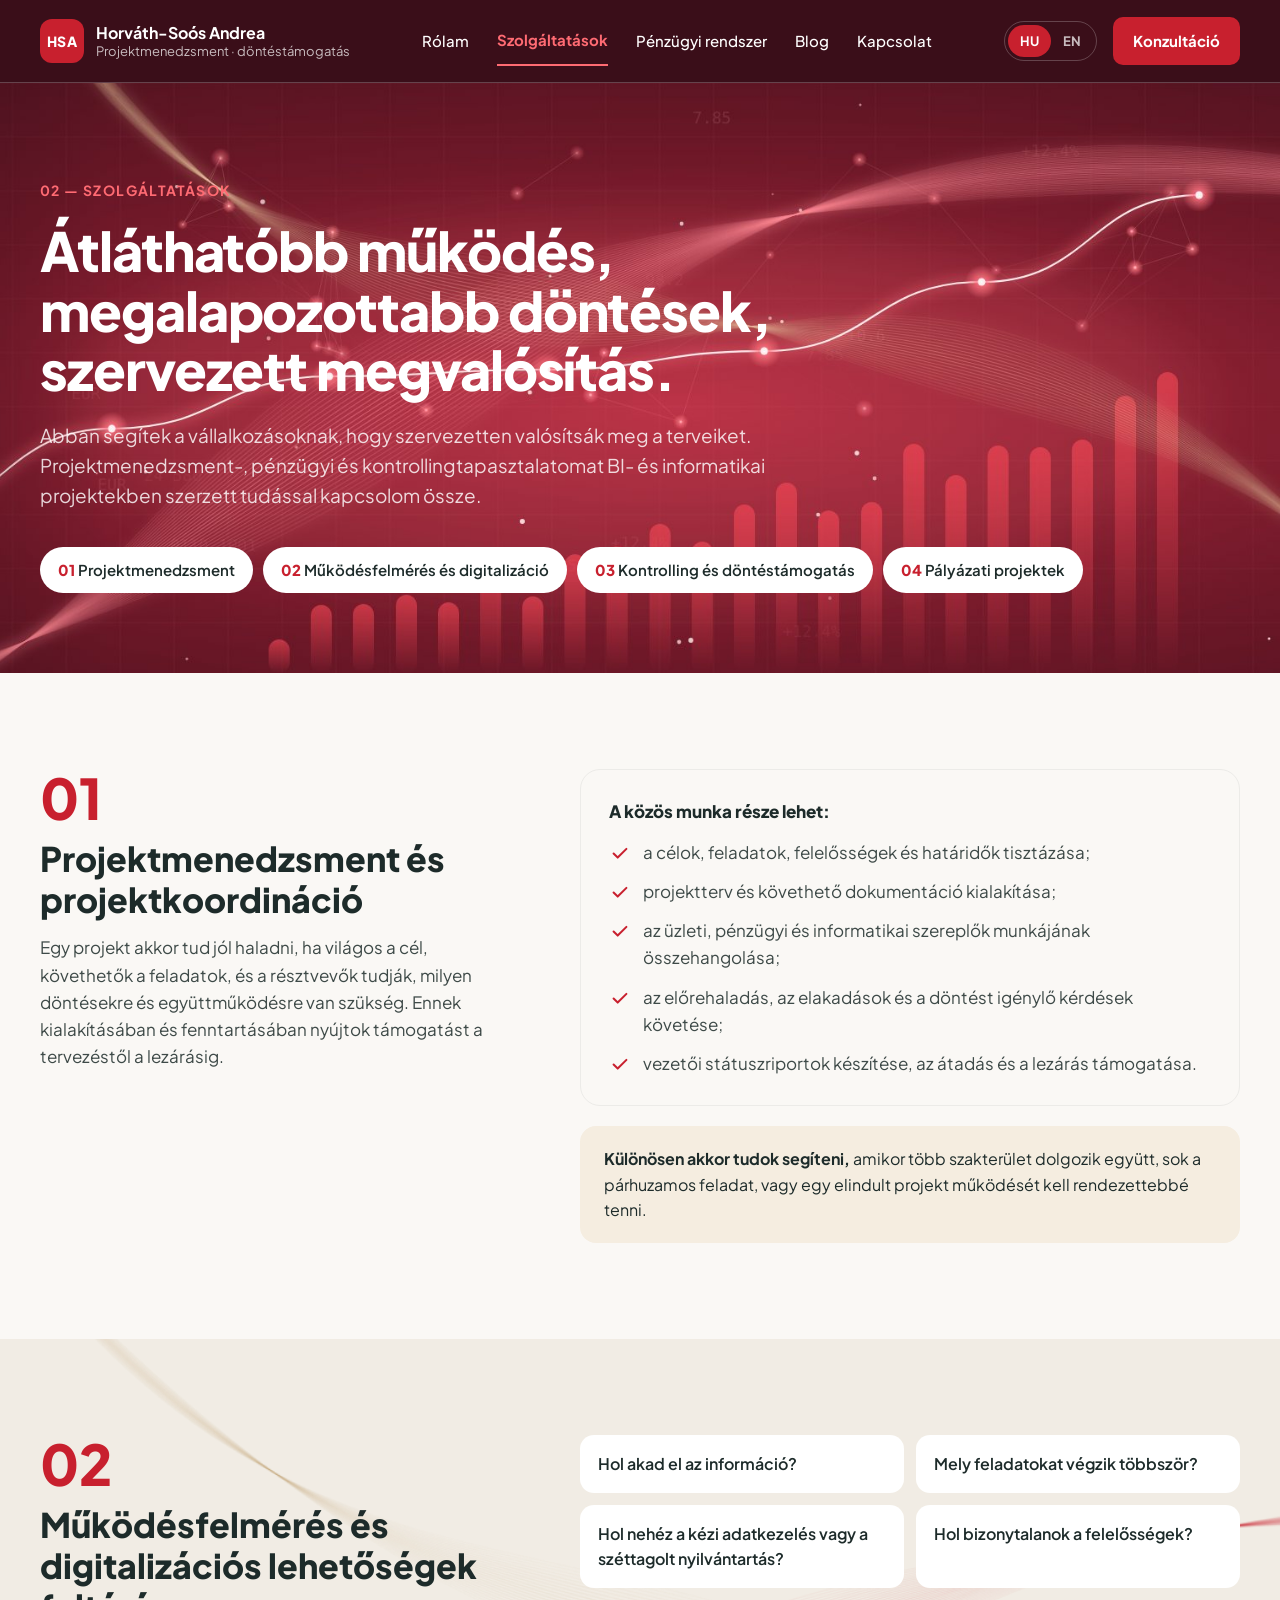
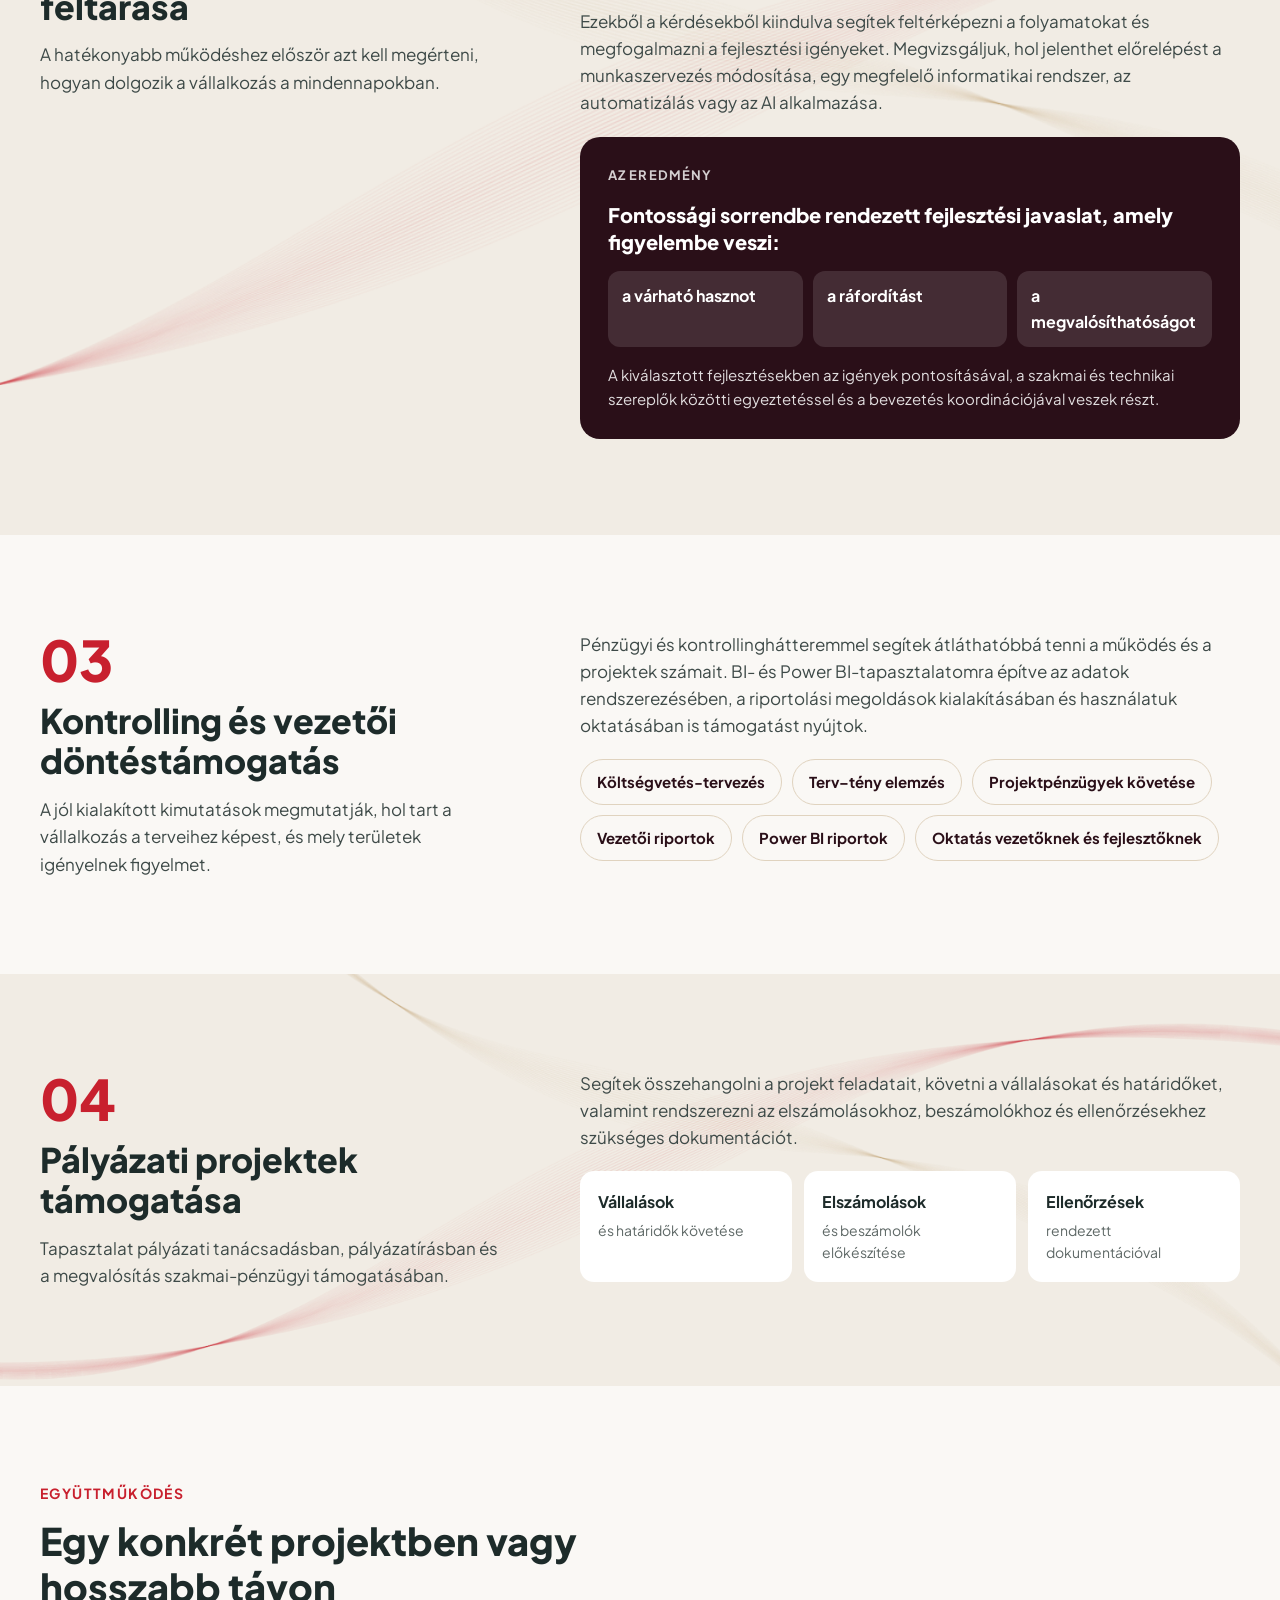
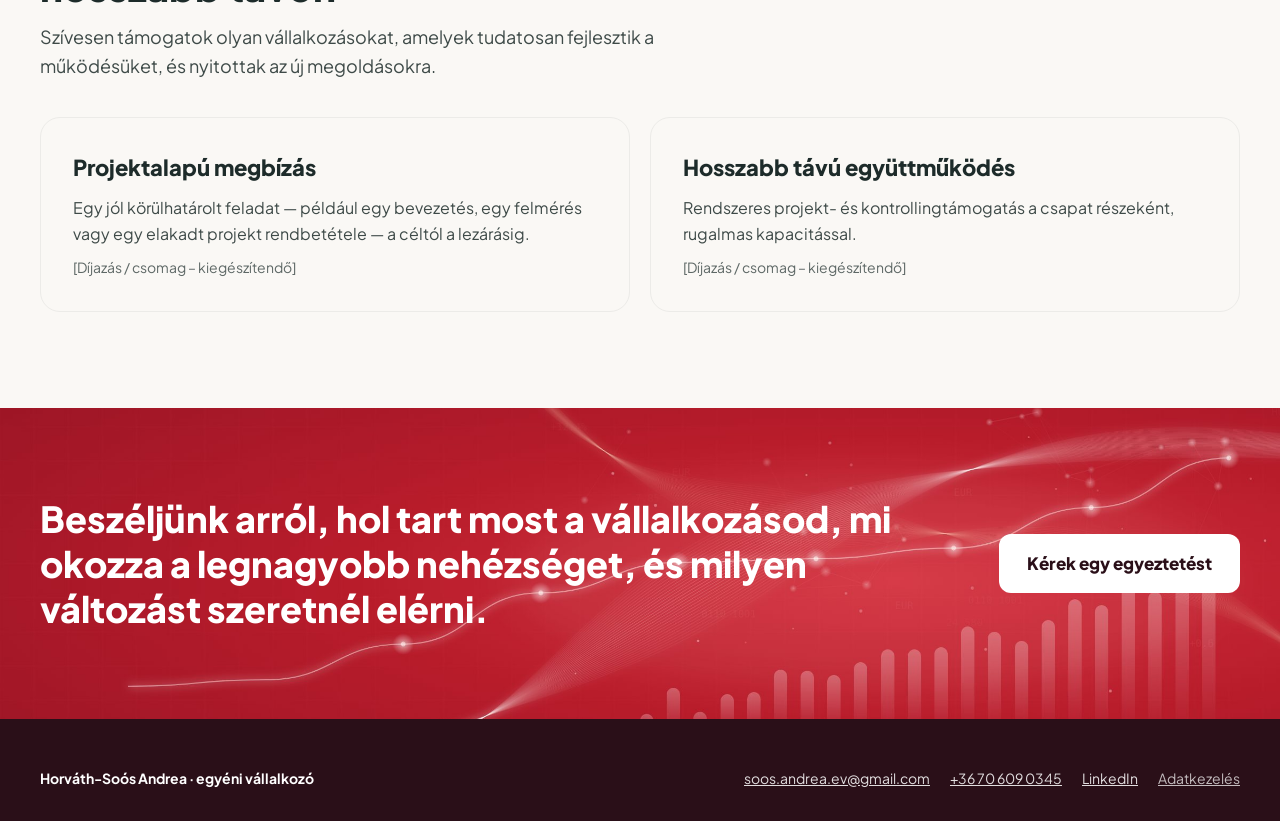
<file: szolgaltatasok/index.html>
<!doctype html>
<html lang="hu">
<head>
<meta charset="utf-8">
<meta name="viewport" content="width=device-width, initial-scale=1">
<title>Szolgáltatások – Horváth-Soós Andrea</title>
<meta name="description" content="Projektmenedzsment, működésfelmérés és digitalizáció, kontrolling és vezetői döntéstámogatás, pályázati projektek támogatása.">
<meta property="og:type" content="website">
<meta property="og:title" content="Szolgáltatások – Horváth-Soós Andrea">
<meta property="og:description" content="Projektmenedzsment, működésfelmérés és digitalizáció, kontrolling és vezetői döntéstámogatás, pályázati projektek támogatása.">
<link rel="icon" href="../assets/img/favicon.svg" type="image/svg+xml">
<link rel="preconnect" href="https://fonts.googleapis.com">
<link rel="preconnect" href="https://fonts.gstatic.com" crossorigin>
<link href="https://fonts.googleapis.com/css2?family=Playfair+Display:ital,wght@1,500;1,600&amp;family=Plus+Jakarta+Sans:wght@400;500;600;700;800&amp;display=swap" rel="stylesheet">
<link rel="stylesheet" href="../assets/css/site.css">
<script src="../assets/js/site.js" defer></script>
</head>
<body>
<div style="font-family: 'Plus Jakarta Sans', system-ui, sans-serif; color: #1D2B2A; background: #FAF8F5; width: 100%; line-height: 1.6">

<header class="site-header" style="background: #3A0E19; border-bottom: 1px solid rgba(255, 255, 255, 0.22)">
<div style="max-width: 1200px; margin: 0 auto; padding: 16px 24px; display: flex; flex-wrap: wrap; align-items: center; justify-content: space-between; gap: 16px">
<a href="../" style="display: flex; align-items: center; gap: 12px; text-decoration: none; color: #FFFFFF">
<span style="width: 44px; height: 44px; border-radius: 12px; background: #C8202E; color: #FFFFFF; display: flex; align-items: center; justify-content: center; font-weight: 800; font-size: 14px; letter-spacing: 0.04em">HSA</span>
<span style="display: flex; flex-direction: column; line-height: 1.25"><span style="font-weight: 700; font-size: 16px">Horváth-Soós Andrea</span><span style="font-size: 13px; color: rgba(255, 255, 255, 0.72)">Projektmenedzsment · döntéstámogatás</span></span>
</a>
<button type="button" class="nav-toggle" aria-expanded="false" aria-controls="site-nav" aria-label="Menü" style="color: #FFFFFF"><svg aria-hidden="true" width="26" height="26" viewBox="0 0 24 24" fill="none" stroke="currentColor" stroke-width="2" stroke-linecap="round"><path d="M4 7h16M4 12h16M4 17h16"/></svg></button>
<nav id="site-nav" class="site-nav" aria-label="Fő navigáció" style="display: flex; flex-wrap: wrap; align-items: center; gap: 0 28px">
<a href="../rolam/" style="color: #FFFFFF; text-decoration: none; font-weight: 500; font-size: 15px; padding: 12px 0">Rólam</a>
<a href="../szolgaltatasok/" aria-current="page" style="color: #FF6B73; text-decoration: none; font-weight: 700; font-size: 15px; padding: 12px 0; border-bottom: 2px solid #FF6B73">Szolgáltatások</a>
<a href="../penzugyi-rendszer/" style="color: #FFFFFF; text-decoration: none; font-weight: 500; font-size: 15px; padding: 12px 0">Pénzügyi rendszer</a>
<a href="../blog/" style="color: #FFFFFF; text-decoration: none; font-weight: 500; font-size: 15px; padding: 12px 0">Blog</a>
<a href="../kapcsolat/" style="color: #FFFFFF; text-decoration: none; font-weight: 500; font-size: 15px; padding: 12px 0">Kapcsolat</a>
</nav>
<div class="site-actions" style="display: flex; align-items: center; gap: 16px">
<div role="group" aria-label="Nyelvválasztó" style="display: flex; align-items: center; border: 1px solid rgba(255, 255, 255, 0.22); border-radius: 999px; padding: 3px; font-size: 13px; font-weight: 700">
<span aria-current="true" style="background: #C8202E; color: #FFFFFF; border-radius: 999px; padding: 6px 12px">HU</span>
<a href="../en/" style="color: rgba(255, 255, 255, 0.72); text-decoration: none; padding: 6px 12px">EN</a>
</div>
<a href="../kapcsolat/" style="background: #C8202E; color: #FFFFFF; text-decoration: none; font-weight: 700; font-size: 15px; padding: 12px 20px; border-radius: 10px">Konzultáció</a>
</div>
</div>
</header>

<section class="art-band" style="background-color: #3A0E19; color: #FFFFFF">
<div style="max-width: 1200px; margin: 0 auto; padding: 96px 24px 80px; display: flex; flex-direction: column; gap: 20px">
<span style="font-size: 14px; font-weight: 700; letter-spacing: 0.1em; text-transform: uppercase; color: #FF6B73">02 — Szolgáltatások</span>
<h1 style="margin: 0; font-size: clamp(34px, 4.4vw, 54px); line-height: 1.1; font-weight: 800; letter-spacing: -0.02em; max-width: 900px">Átláthatóbb működés, megalapozottabb döntések, szervezett megvalósítás.</h1>
<p style="margin: 0; font-size: 19px; color: rgba(255, 255, 255, 0.82); max-width: 760px">Abban segítek a vállalkozásoknak, hogy szervezetten valósítsák meg a terveiket. Projektmenedzsment-, pénzügyi és kontrollingtapasztalatomat BI- és informatikai projektekben szerzett tudással kapcsolom össze.</p>
<nav aria-label="Szolgáltatások" style="display: flex; flex-wrap: wrap; gap: 10px; margin-top: 16px">
<a href="#pm" style="background: #FFFFFF; color: #1D2B2A; text-decoration: none; border-radius: 999px; padding: 11px 18px; font-size: 15px; font-weight: 600"><span style="color: #C8202E; font-weight: 800">01</span> Projektmenedzsment</a>
<a href="#digi" style="background: #FFFFFF; color: #1D2B2A; text-decoration: none; border-radius: 999px; padding: 11px 18px; font-size: 15px; font-weight: 600"><span style="color: #C8202E; font-weight: 800">02</span> Működésfelmérés és digitalizáció</a>
<a href="#kontrolling" style="background: #FFFFFF; color: #1D2B2A; text-decoration: none; border-radius: 999px; padding: 11px 18px; font-size: 15px; font-weight: 600"><span style="color: #C8202E; font-weight: 800">03</span> Kontrolling és döntéstámogatás</a>
<a href="#palyazat" style="background: #FFFFFF; color: #1D2B2A; text-decoration: none; border-radius: 999px; padding: 11px 18px; font-size: 15px; font-weight: 600"><span style="color: #C8202E; font-weight: 800">04</span> Pályázati projektek</a>
</nav>
</div>
</section>

<section id="pm">
<div style="max-width: 1200px; margin: 0 auto; padding: 96px 24px; display: flex; flex-wrap: wrap; gap: 40px 72px">
<div style="flex: 1 1 340px; min-width: 0; display: flex; flex-direction: column; gap: 14px">
<span style="font-size: 56px; font-weight: 800; line-height: 1; color: #C8202E">01</span>
<h2 style="margin: 0; font-size: clamp(26px, 2.8vw, 34px); line-height: 1.2; font-weight: 800">Projektmenedzsment és projektkoordináció</h2>
<p style="margin: 0; font-size: 17px; color: #3E4A48">Egy projekt akkor tud jól haladni, ha világos a cél, követhetők a feladatok, és a résztvevők tudják, milyen döntésekre és együttműködésre van szükség. Ennek kialakításában és fenntartásában nyújtok támogatást a tervezéstől a lezárásig.</p>
</div>
<div style="flex: 1.4 1 480px; min-width: 0; display: flex; flex-direction: column; gap: 20px">
<div style="border: 1px solid #ECEBE8; border-radius: 20px; padding: 28px">
<h3 style="margin: 0 0 14px; font-size: 17px; font-weight: 800">A közös munka része lehet:</h3>
<ul style="margin: 0; padding: 0; list-style: none; display: flex; flex-direction: column; gap: 12px; font-size: 17px; color: #3E4A48">
<li style="display: flex; gap: 12px"><svg aria-hidden="true" width="22" height="22" viewBox="0 0 24 24" fill="none" stroke="currentColor" stroke-width="2.2" stroke-linecap="round" stroke-linejoin="round" style="flex: 0 0 auto; margin-top: 3px; color: #C8202E"><path d="M5 12.5l4.5 4.5L19 7.5"/></svg>a célok, feladatok, felelősségek és határidők tisztázása;</li>
<li style="display: flex; gap: 12px"><svg aria-hidden="true" width="22" height="22" viewBox="0 0 24 24" fill="none" stroke="currentColor" stroke-width="2.2" stroke-linecap="round" stroke-linejoin="round" style="flex: 0 0 auto; margin-top: 3px; color: #C8202E"><path d="M5 12.5l4.5 4.5L19 7.5"/></svg>projektterv és követhető dokumentáció kialakítása;</li>
<li style="display: flex; gap: 12px"><svg aria-hidden="true" width="22" height="22" viewBox="0 0 24 24" fill="none" stroke="currentColor" stroke-width="2.2" stroke-linecap="round" stroke-linejoin="round" style="flex: 0 0 auto; margin-top: 3px; color: #C8202E"><path d="M5 12.5l4.5 4.5L19 7.5"/></svg>az üzleti, pénzügyi és informatikai szereplők munkájának összehangolása;</li>
<li style="display: flex; gap: 12px"><svg aria-hidden="true" width="22" height="22" viewBox="0 0 24 24" fill="none" stroke="currentColor" stroke-width="2.2" stroke-linecap="round" stroke-linejoin="round" style="flex: 0 0 auto; margin-top: 3px; color: #C8202E"><path d="M5 12.5l4.5 4.5L19 7.5"/></svg>az előrehaladás, az elakadások és a döntést igénylő kérdések követése;</li>
<li style="display: flex; gap: 12px"><svg aria-hidden="true" width="22" height="22" viewBox="0 0 24 24" fill="none" stroke="currentColor" stroke-width="2.2" stroke-linecap="round" stroke-linejoin="round" style="flex: 0 0 auto; margin-top: 3px; color: #C8202E"><path d="M5 12.5l4.5 4.5L19 7.5"/></svg>vezetői státuszriportok készítése, az átadás és a lezárás támogatása.</li>
</ul>
</div>
<p style="margin: 0; background: #F5EDE0; border-radius: 16px; padding: 20px 24px; font-size: 16px; color: #1D2B2A"><strong>Különösen akkor tudok segíteni,</strong> amikor több szakterület dolgozik együtt, sok a párhuzamos feladat, vagy egy elindult projekt működését kell rendezettebbé tenni.</p>
</div>
</div>
</section>

<section id="digi" class="art-flow" style="background-color: #F1ECE4">
<div style="max-width: 1200px; margin: 0 auto; padding: 96px 24px; display: flex; flex-wrap: wrap; gap: 40px 72px">
<div style="flex: 1 1 340px; min-width: 0; display: flex; flex-direction: column; gap: 14px">
<span style="font-size: 56px; font-weight: 800; line-height: 1; color: #C8202E">02</span>
<h2 style="margin: 0; font-size: clamp(26px, 2.8vw, 34px); line-height: 1.2; font-weight: 800">Működésfelmérés és digitalizációs lehetőségek feltárása</h2>
<p style="margin: 0; font-size: 17px; color: #3E4A48">A hatékonyabb működéshez először azt kell megérteni, hogyan dolgozik a vállalkozás a mindennapokban.</p>
</div>
<div style="flex: 1.4 1 480px; min-width: 0; display: flex; flex-direction: column; gap: 20px">
<div style="display: grid; grid-template-columns: repeat(auto-fit, minmax(220px, 1fr)); gap: 12px">
<span style="background: #FFFFFF; border-radius: 14px; padding: 16px 18px; font-size: 16px; font-weight: 600">Hol akad el az információ?</span>
<span style="background: #FFFFFF; border-radius: 14px; padding: 16px 18px; font-size: 16px; font-weight: 600">Mely feladatokat végzik többször?</span>
<span style="background: #FFFFFF; border-radius: 14px; padding: 16px 18px; font-size: 16px; font-weight: 600">Hol nehéz a kézi adatkezelés vagy a széttagolt nyilvántartás?</span>
<span style="background: #FFFFFF; border-radius: 14px; padding: 16px 18px; font-size: 16px; font-weight: 600">Hol bizonytalanok a felelősségek?</span>
</div>
<p style="margin: 0; font-size: 17px; color: #3E4A48">Ezekből a kérdésekből kiindulva segítek feltérképezni a folyamatokat és megfogalmazni a fejlesztési igényeket. Megvizsgáljuk, hol jelenthet előrelépést a munkaszervezés módosítása, egy megfelelő informatikai rendszer, az automatizálás vagy az AI alkalmazása.</p>
<div style="background: #2A0F18; color: #FFFFFF; border-radius: 20px; padding: 28px; display: flex; flex-direction: column; gap: 16px">
<span style="font-size: 13px; font-weight: 700; letter-spacing: 0.08em; text-transform: uppercase; color: rgba(255, 255, 255, 0.8)">Az eredmény</span>
<span style="font-size: 20px; font-weight: 800; line-height: 1.35">Fontossági sorrendbe rendezett fejlesztési javaslat, amely figyelembe veszi:</span>
<div style="display: grid; grid-template-columns: repeat(auto-fit, minmax(140px, 1fr)); gap: 10px">
<span style="background: rgba(255, 255, 255, 0.12); border-radius: 12px; padding: 12px 14px; font-weight: 700">a várható hasznot</span>
<span style="background: rgba(255, 255, 255, 0.12); border-radius: 12px; padding: 12px 14px; font-weight: 700">a ráfordítást</span>
<span style="background: rgba(255, 255, 255, 0.12); border-radius: 12px; padding: 12px 14px; font-weight: 700">a megvalósíthatóságot</span>
</div>
<span style="font-size: 15px; color: rgba(255, 255, 255, 0.86)">A kiválasztott fejlesztésekben az igények pontosításával, a szakmai és technikai szereplők közötti egyeztetéssel és a bevezetés koordinációjával veszek részt.</span>
</div>
</div>
</div>
</section>

<section id="kontrolling">
<div style="max-width: 1200px; margin: 0 auto; padding: 96px 24px; display: flex; flex-wrap: wrap; gap: 40px 72px">
<div style="flex: 1 1 340px; min-width: 0; display: flex; flex-direction: column; gap: 14px">
<span style="font-size: 56px; font-weight: 800; line-height: 1; color: #C8202E">03</span>
<h2 style="margin: 0; font-size: clamp(26px, 2.8vw, 34px); line-height: 1.2; font-weight: 800">Kontrolling és vezetői döntéstámogatás</h2>
<p style="margin: 0; font-size: 17px; color: #3E4A48">A jól kialakított kimutatások megmutatják, hol tart a vállalkozás a terveihez képest, és mely területek igényelnek figyelmet.</p>
</div>
<div style="flex: 1.4 1 480px; min-width: 0; display: flex; flex-direction: column; gap: 20px">
<p style="margin: 0; font-size: 17px; color: #3E4A48">Pénzügyi és kontrollinghátteremmel segítek átláthatóbbá tenni a működés és a projektek számait. BI- és Power BI-tapasztalatomra építve az adatok rendszerezésében, a riportolási megoldások kialakításában és használatuk oktatásában is támogatást nyújtok.</p>
<div style="display: flex; flex-wrap: wrap; gap: 10px">
<span style="border: 1.5px solid #E0D3BF; color: #2A0F18; border-radius: 999px; padding: 10px 16px; font-size: 15px; font-weight: 700">Költségvetés-tervezés</span>
<span style="border: 1.5px solid #E0D3BF; color: #2A0F18; border-radius: 999px; padding: 10px 16px; font-size: 15px; font-weight: 700">Terv–tény elemzés</span>
<span style="border: 1.5px solid #E0D3BF; color: #2A0F18; border-radius: 999px; padding: 10px 16px; font-size: 15px; font-weight: 700">Projektpénzügyek követése</span>
<span style="border: 1.5px solid #E0D3BF; color: #2A0F18; border-radius: 999px; padding: 10px 16px; font-size: 15px; font-weight: 700">Vezetői riportok</span>
<span style="border: 1.5px solid #E0D3BF; color: #2A0F18; border-radius: 999px; padding: 10px 16px; font-size: 15px; font-weight: 700">Power BI riportok</span>
<span style="border: 1.5px solid #E0D3BF; color: #2A0F18; border-radius: 999px; padding: 10px 16px; font-size: 15px; font-weight: 700">Oktatás vezetőknek és fejlesztőknek</span>
</div>
</div>
</div>
</section>

<section id="palyazat" class="art-flow" style="background-color: #F1ECE4">
<div style="max-width: 1200px; margin: 0 auto; padding: 96px 24px; display: flex; flex-wrap: wrap; gap: 40px 72px">
<div style="flex: 1 1 340px; min-width: 0; display: flex; flex-direction: column; gap: 14px">
<span style="font-size: 56px; font-weight: 800; line-height: 1; color: #C8202E">04</span>
<h2 style="margin: 0; font-size: clamp(26px, 2.8vw, 34px); line-height: 1.2; font-weight: 800">Pályázati projektek támogatása</h2>
<p style="margin: 0; font-size: 17px; color: #3E4A48">Tapasztalat pályázati tanácsadásban, pályázatírásban és a megvalósítás szakmai-pénzügyi támogatásában.</p>
</div>
<div style="flex: 1.4 1 480px; min-width: 0; display: flex; flex-direction: column; gap: 20px">
<p style="margin: 0; font-size: 17px; color: #3E4A48">Segítek összehangolni a projekt feladatait, követni a vállalásokat és határidőket, valamint rendszerezni az elszámolásokhoz, beszámolókhoz és ellenőrzésekhez szükséges dokumentációt.</p>
<div style="display: grid; grid-template-columns: repeat(auto-fit, minmax(200px, 1fr)); gap: 12px">
<span style="background: #FFFFFF; border-radius: 14px; padding: 18px; display: flex; flex-direction: column; gap: 4px"><strong style="font-size: 16px">Vállalások</strong><span style="font-size: 14px; color: #5E6866">és határidők követése</span></span>
<span style="background: #FFFFFF; border-radius: 14px; padding: 18px; display: flex; flex-direction: column; gap: 4px"><strong style="font-size: 16px">Elszámolások</strong><span style="font-size: 14px; color: #5E6866">és beszámolók előkészítése</span></span>
<span style="background: #FFFFFF; border-radius: 14px; padding: 18px; display: flex; flex-direction: column; gap: 4px"><strong style="font-size: 16px">Ellenőrzések</strong><span style="font-size: 14px; color: #5E6866">rendezett dokumentációval</span></span>
</div>
</div>
</div>
</section>

<section>
<div style="max-width: 1200px; margin: 0 auto; padding: 96px 24px; display: flex; flex-direction: column; gap: 36px">
<div style="display: flex; flex-direction: column; gap: 14px; max-width: 720px">
<span style="font-size: 14px; font-weight: 700; letter-spacing: 0.1em; text-transform: uppercase; color: #C8202E">Együttműködés</span>
<h2 style="margin: 0; font-size: clamp(28px, 3vw, 38px); line-height: 1.2; font-weight: 800">Egy konkrét projektben vagy hosszabb távon</h2>
<p style="margin: 0; font-size: 18px; color: #3E4A48">Szívesen támogatok olyan vállalkozásokat, amelyek tudatosan fejlesztik a működésüket, és nyitottak az új megoldásokra.</p>
</div>
<div style="display: grid; grid-template-columns: repeat(auto-fit, minmax(320px, 1fr)); gap: 20px">
<div style="border: 1px solid #ECEBE8; border-radius: 20px; padding: 32px; display: flex; flex-direction: column; gap: 10px"><h3 style="margin: 0; font-size: 22px; font-weight: 800">Projektalapú megbízás</h3><p style="margin: 0; font-size: 16px; color: #3E4A48">Egy jól körülhatárolt feladat — például egy bevezetés, egy felmérés vagy egy elakadt projekt rendbetétele — a céltól a lezárásig.</p><span style="font-size: 14px; color: #5E6866">[Díjazás / csomag – kiegészítendő]</span></div>
<div style="border: 1px solid #ECEBE8; border-radius: 20px; padding: 32px; display: flex; flex-direction: column; gap: 10px"><h3 style="margin: 0; font-size: 22px; font-weight: 800">Hosszabb távú együttműködés</h3><p style="margin: 0; font-size: 16px; color: #3E4A48">Rendszeres projekt- és kontrollingtámogatás a csapat részeként, rugalmas kapacitással.</p><span style="font-size: 14px; color: #5E6866">[Díjazás / csomag – kiegészítendő]</span></div>
</div>
</div>
</section>

<section class="art-cta" style="background-color: #C8202E; color: #FFFFFF">
<div style="max-width: 1200px; margin: 0 auto; padding: 88px 24px; display: flex; flex-wrap: wrap; gap: 32px; align-items: center; justify-content: space-between">
<h2 style="flex: 1 1 600px; min-width: 0; margin: 0; font-size: clamp(26px, 3vw, 36px); line-height: 1.25; font-weight: 800">Beszéljünk arról, hol tart most a vállalkozásod, mi okozza a legnagyobb nehézséget, és milyen változást szeretnél elérni.</h2>
<a href="../kapcsolat/" style="background: #FFFFFF; color: #2A0F18; text-decoration: none; font-weight: 800; font-size: 17px; padding: 16px 28px; border-radius: 12px">Kérek egy egyeztetést</a>
</div>
</section>

<footer style="background: #2A0F18; color: rgba(255, 255, 255, 0.86)">
<div style="max-width: 1200px; margin: 0 auto; padding: 48px 24px 32px; display: flex; flex-wrap: wrap; gap: 16px 32px; justify-content: space-between; font-size: 14px">
<span style="font-weight: 700; color: #FFFFFF">Horváth-Soós Andrea · egyéni vállalkozó</span>
<span style="display: flex; flex-wrap: wrap; gap: 20px"><a href="mailto:soos.andrea.ev@gmail.com" style="color: rgba(255, 255, 255, 0.86)">soos.andrea.ev@gmail.com</a><a href="tel:+36706090345" style="color: rgba(255, 255, 255, 0.86)">+36 70 609 0345</a><a href="https://www.linkedin.com/in/andrea-horvath-soos-pm" style="color: rgba(255, 255, 255, 0.86)">LinkedIn</a><a href="#" style="color: rgba(255, 255, 255, 0.72)">Adatkezelés</a></span>
</div>
</footer>

</div>
</body>
</html>
</file>
<file: assets/css/site.css>
/* Horváth-Soós Andrea – shared styles.
   Layout and colours live inline in each page (exported from the design canvas);
   this file holds the shared background art, typography helpers and responsive behaviour. */

html { scroll-behavior: smooth; -webkit-text-size-adjust: 100%; }
body { margin: 0; background: #FAF8F5; overflow-x: hidden; }
img { max-width: 100%; }

a { color: #1D2B2A; }
a:hover { opacity: 0.86; }
button { -webkit-tap-highlight-color: transparent; }

a:focus-visible,
button:focus-visible,
input:focus-visible,
select:focus-visible,
textarea:focus-visible {
  outline: 3px solid #CDAE7E;
  outline-offset: 2px;
}

[id] { scroll-margin-top: 24px; }

.serif {
  font-family: 'Playfair Display', Georgia, serif;
  font-style: italic;
  font-weight: 500;
  letter-spacing: 0;
}

/* Background art (data-graphic motif) */
.art-hero { background-image: url(../img/motivum-hero.jpg); background-size: cover; background-position: right center; background-repeat: no-repeat; }
.art-band { background-image: url(../img/motivum-band.jpg); background-size: cover; background-position: right center; background-repeat: no-repeat; }
.art-cta  { background-image: url(../img/motivum-cta.jpg);  background-size: cover; background-position: center;       background-repeat: no-repeat; }
.art-fin  { background-image: url(../img/motivum-kek.jpg);  background-size: cover; background-position: right center; background-repeat: no-repeat; }
.art-flow { background-image: url(../img/motivum-flow.png); background-size: cover; background-position: center;       background-repeat: no-repeat; }
.art-kap  {
  background:
    linear-gradient(180deg, rgba(0, 0, 0, 0) 0, rgba(0, 0, 0, 0) 420px, #FAF8F5 420px),
    url(../img/motivum-band.jpg) right top / auto 420px no-repeat,
    #3A0E19;
}

/* Radio pills (Pénzügyi rendszer form) */
.radio-pill { border: 1.5px solid #DCDAD6; cursor: pointer; }
.radio-pill:has(input:checked) { border-color: #2455C7; }

.is-hidden { display: none !important; }

/* Mobile navigation */
.nav-toggle {
  display: none;
  align-items: center;
  justify-content: center;
  width: 48px;
  height: 48px;
  margin-left: auto;
  padding: 0;
  border: 0;
  border-radius: 12px;
  background: transparent;
  cursor: pointer;
}

@media (max-width: 900px) {
  .nav-toggle { display: inline-flex; flex: 0 0 auto; }
  .site-header > div > a:first-child { flex: 1 1 0; min-width: 0; }
  .site-nav,
  .site-actions { display: none !important; }
  .site-header.is-open .site-nav {
    display: flex !important;
    flex-direction: column;
    align-items: flex-start !important;
    width: 100%;
  }
  .site-header.is-open .site-actions {
    display: flex !important;
    flex-wrap: wrap;
    width: 100%;
    padding-bottom: 8px;
  }
}

@media (max-width: 520px) {
  /* keep floating photo badges inside the viewport */
  [style*="left: -16px"] { left: 12px !important; }
  [style*="right: -12px"] { right: 12px !important; }
}

@media (prefers-reduced-motion: reduce) {
  html { scroll-behavior: auto; }
}
</file>
